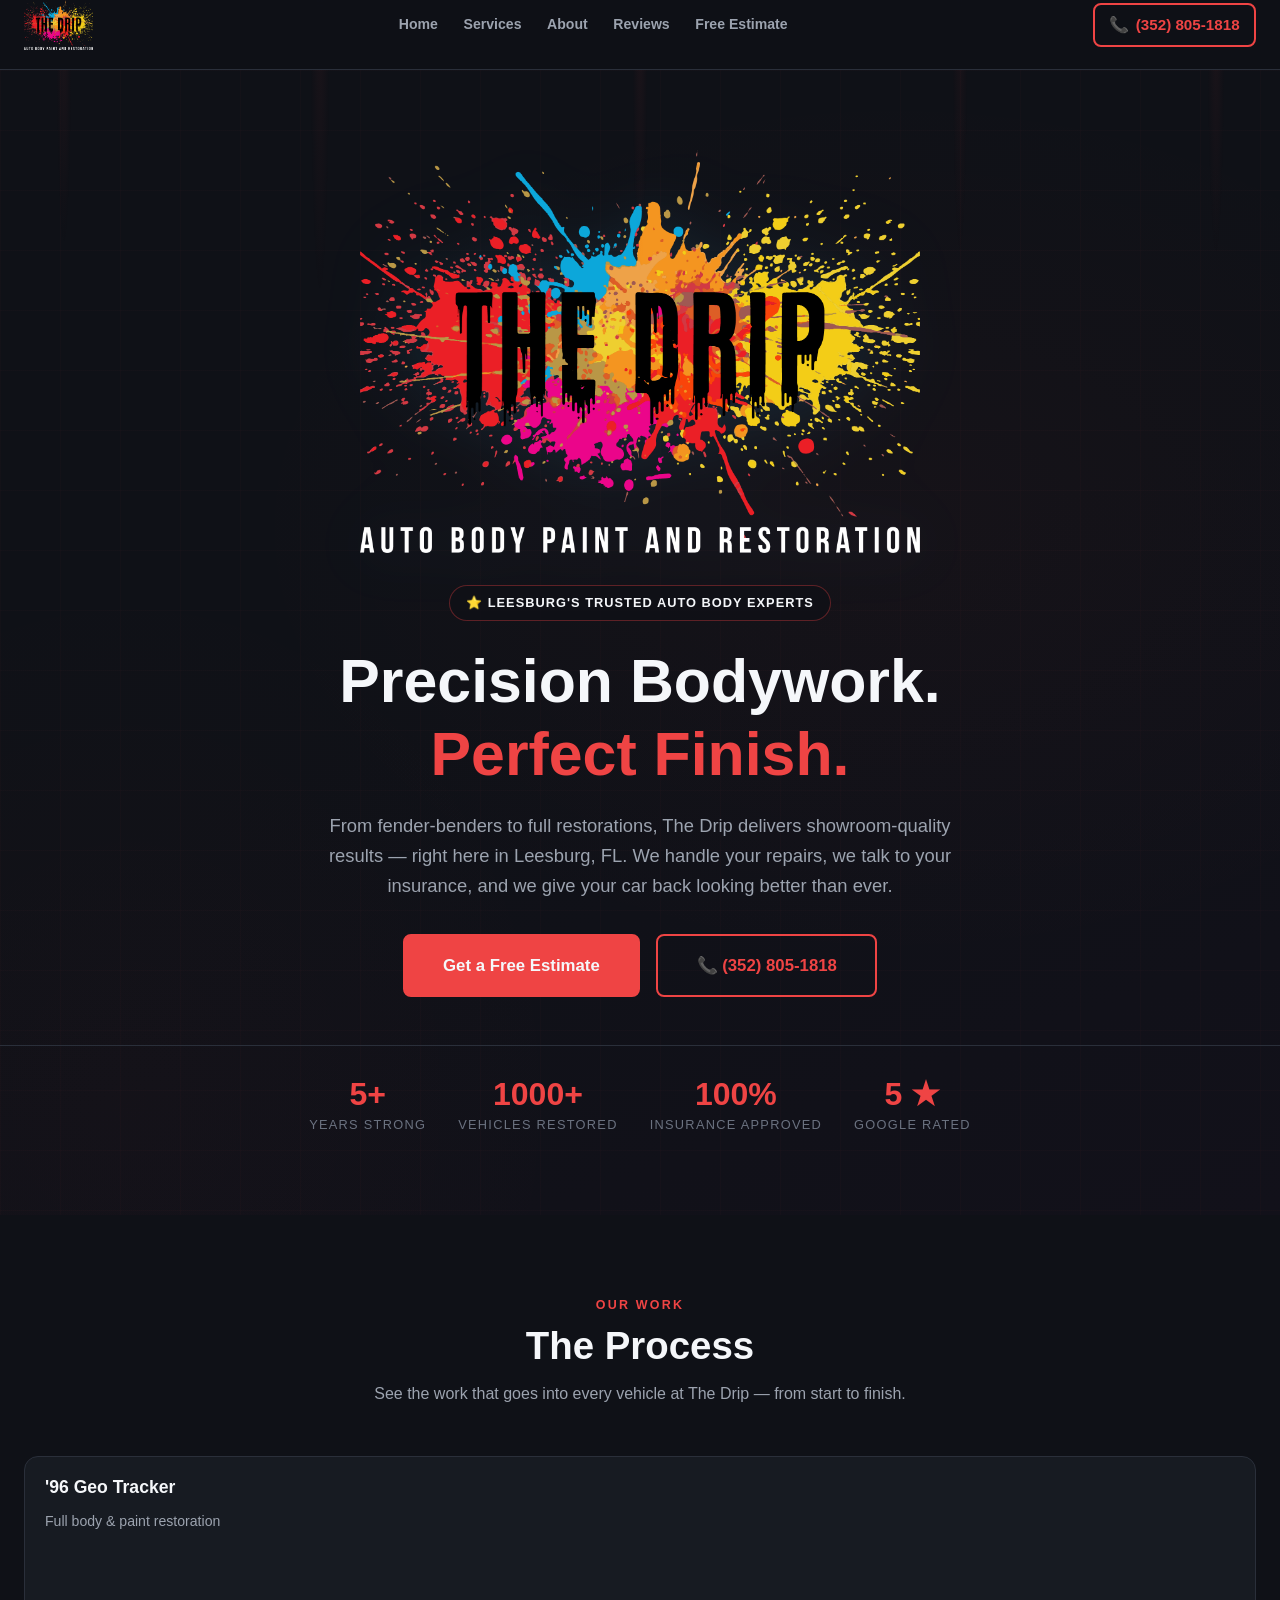
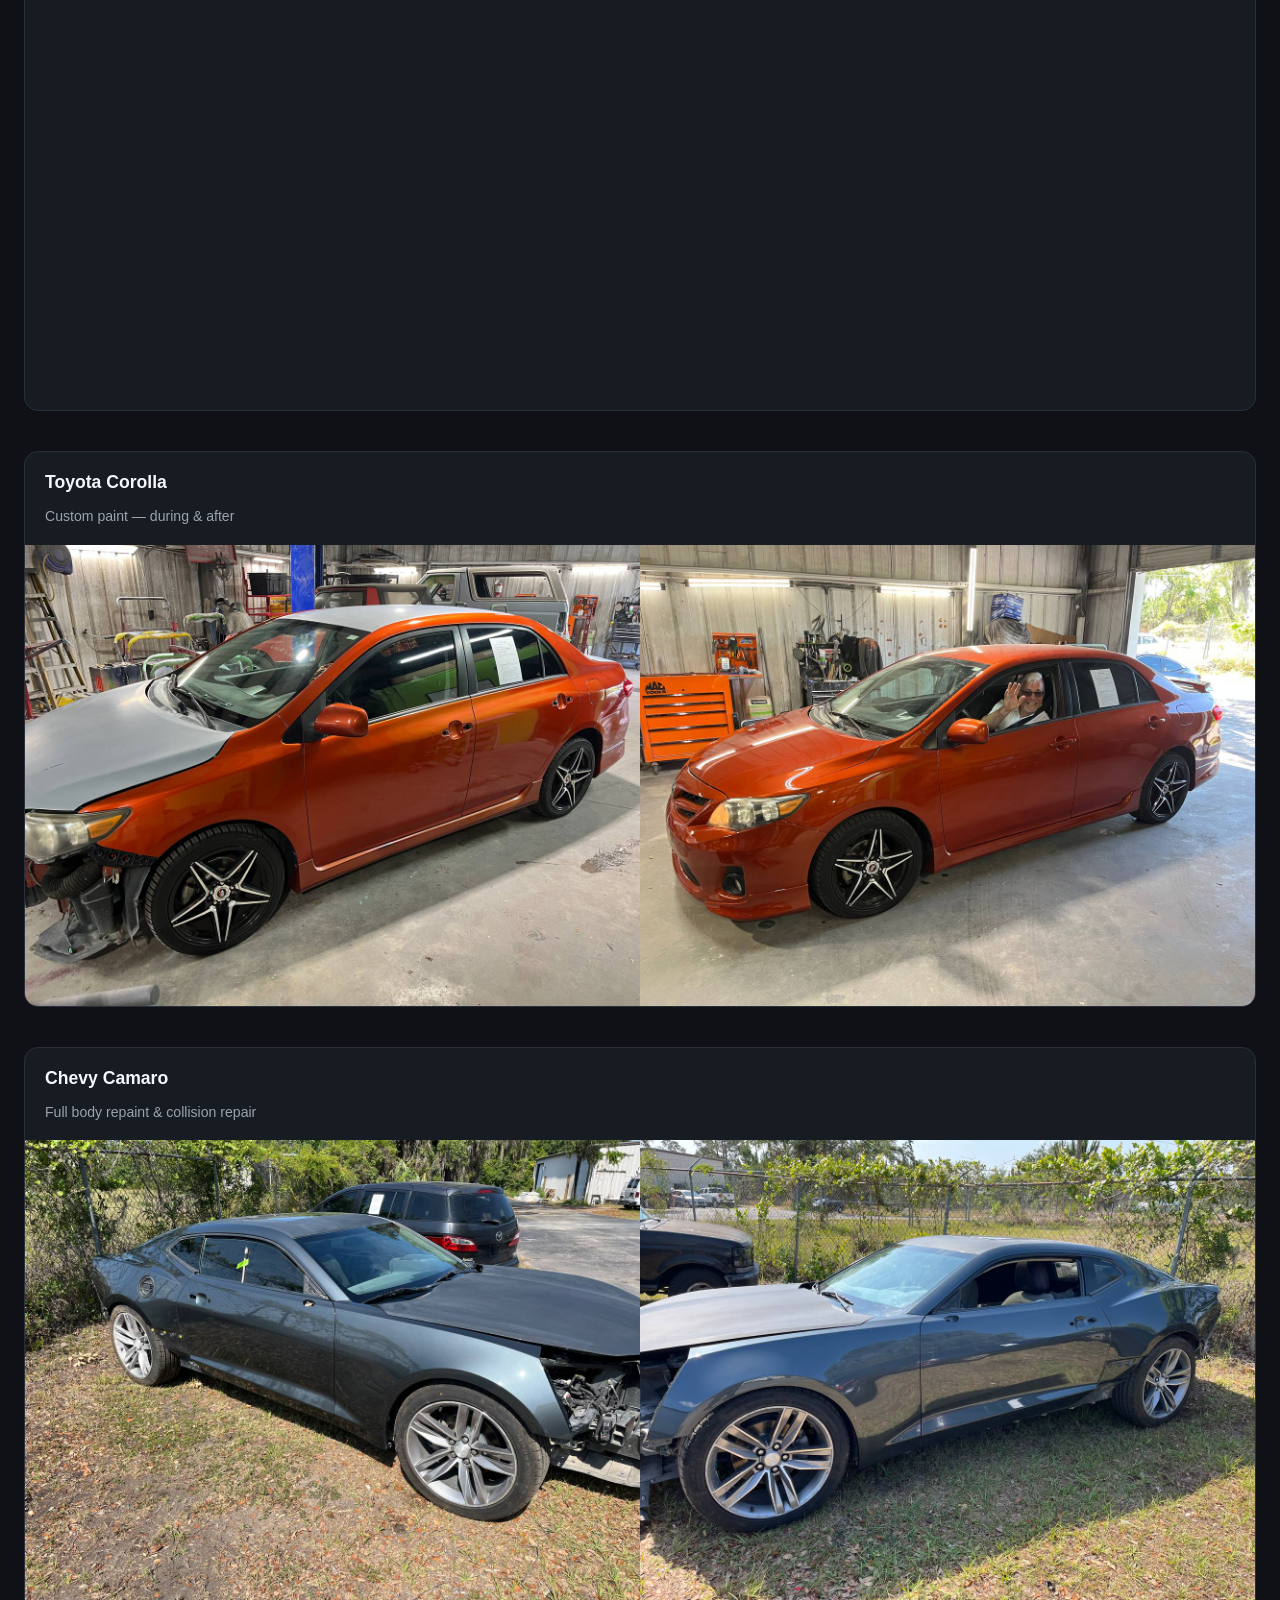
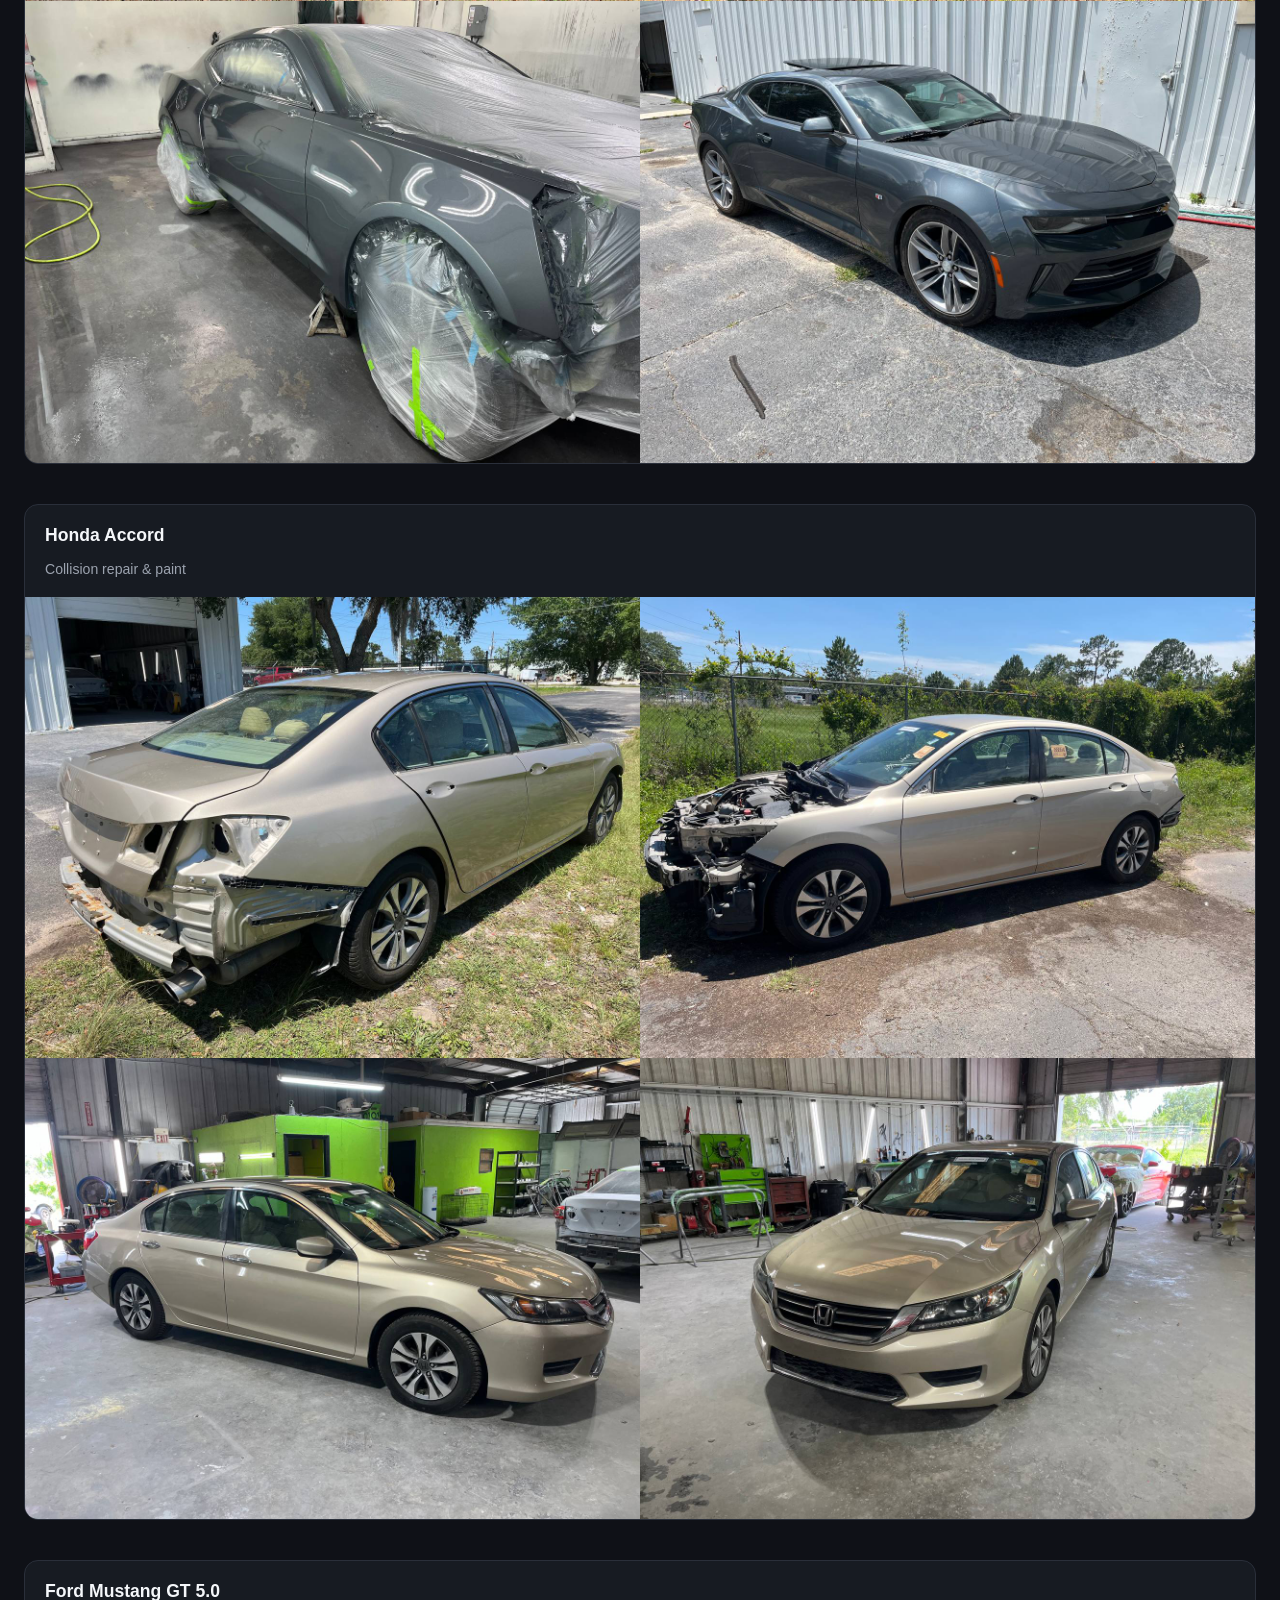
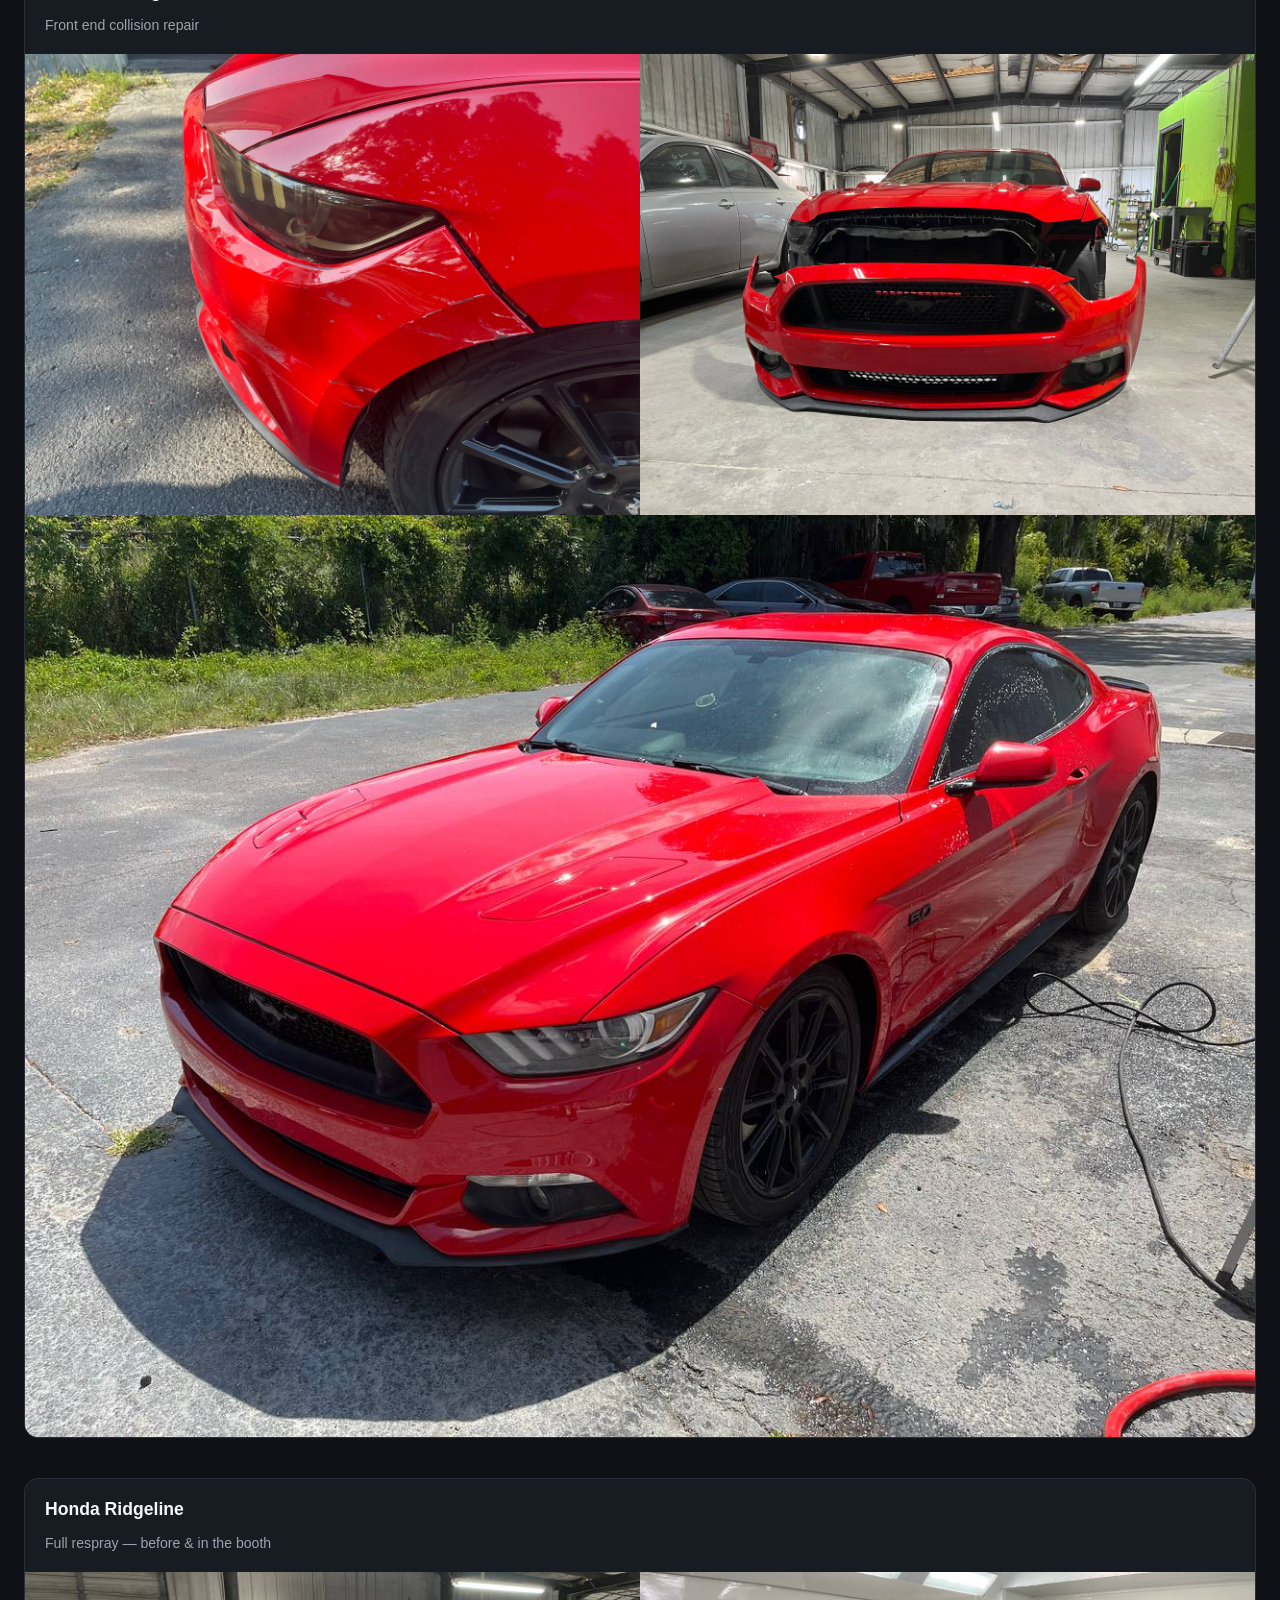
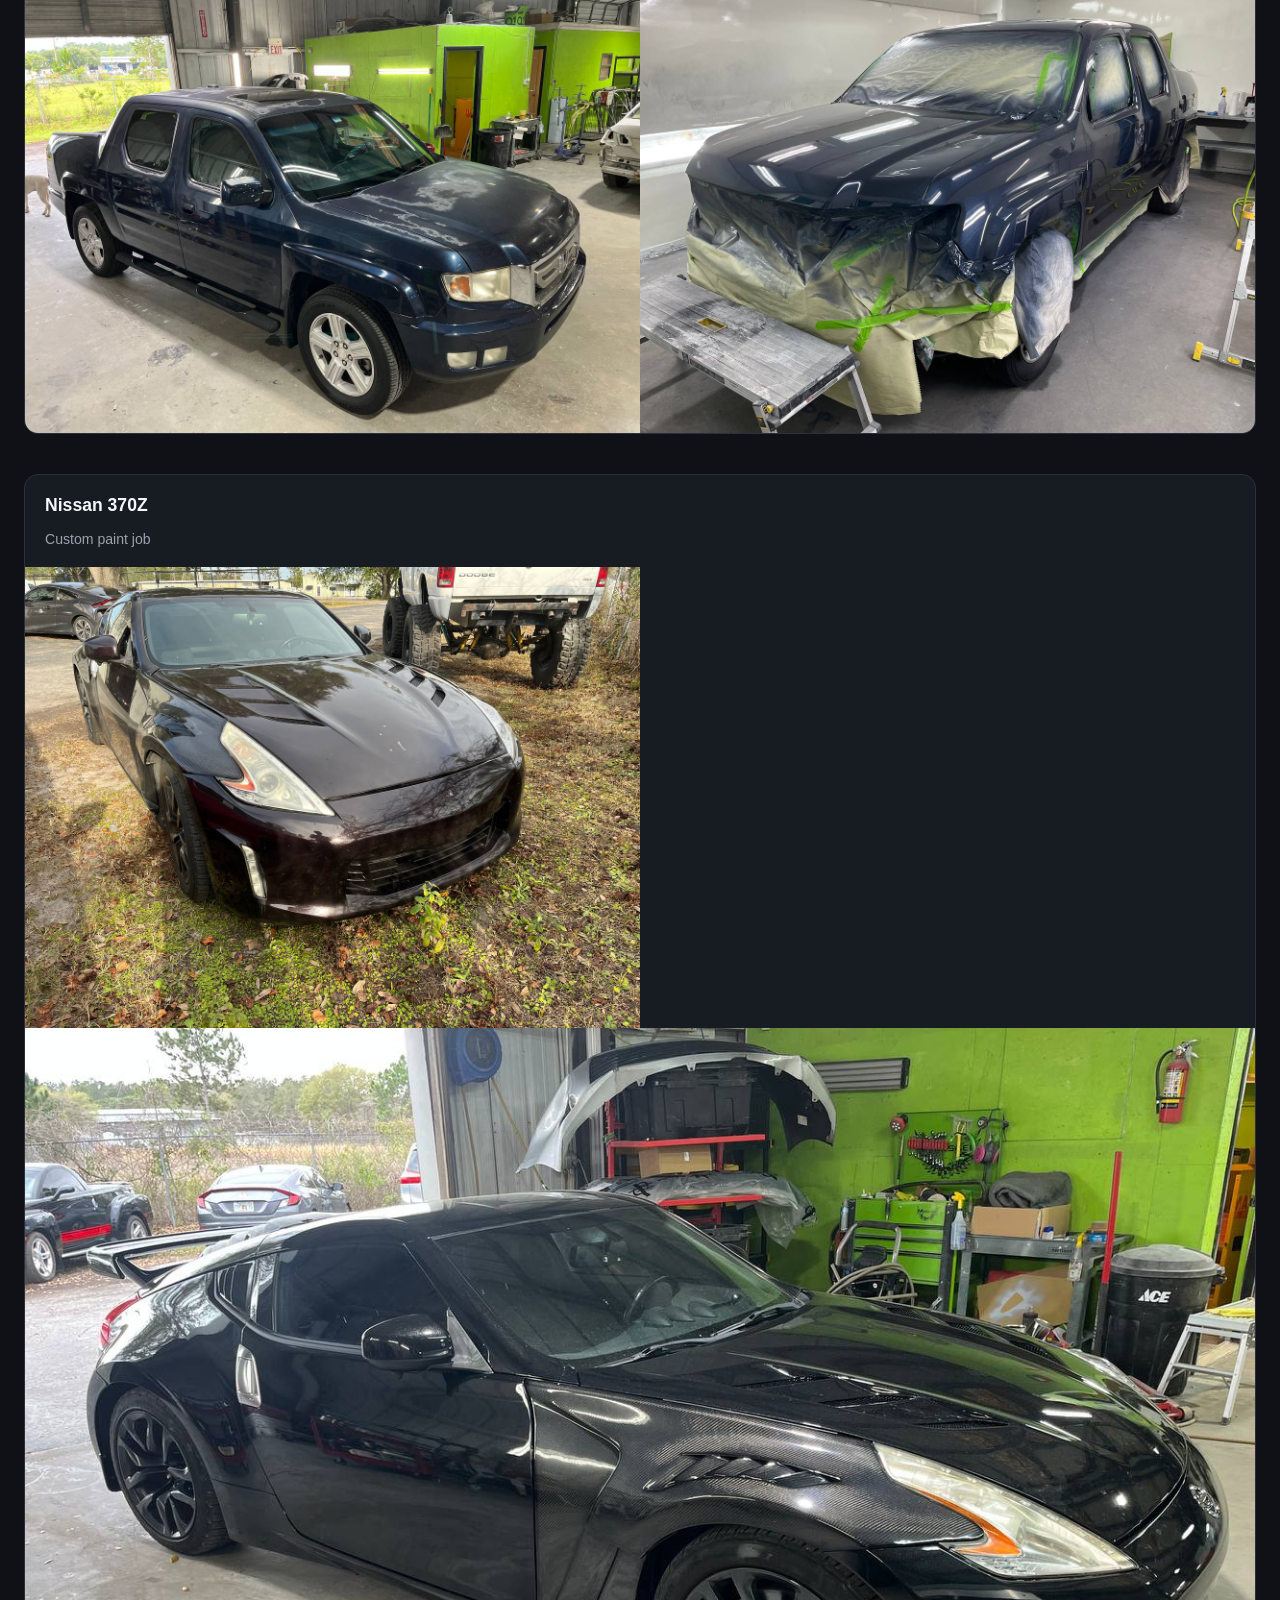
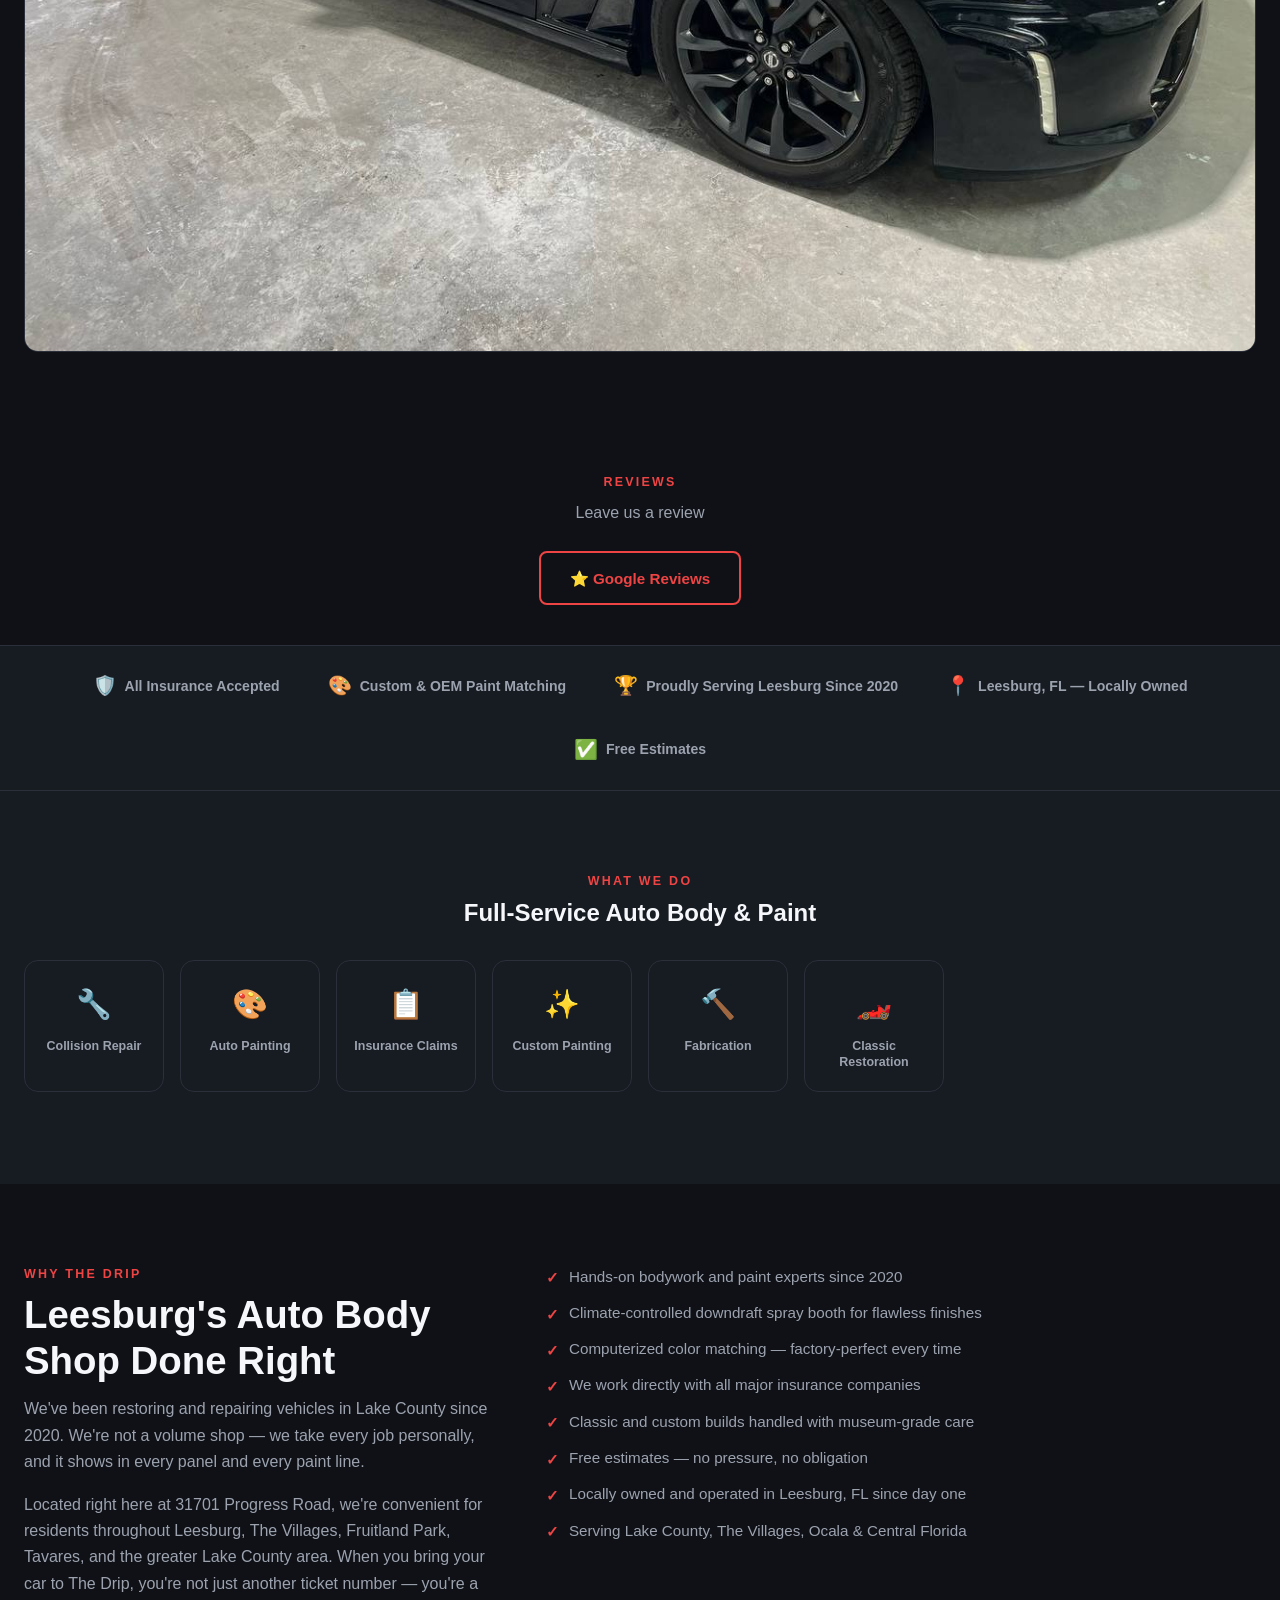
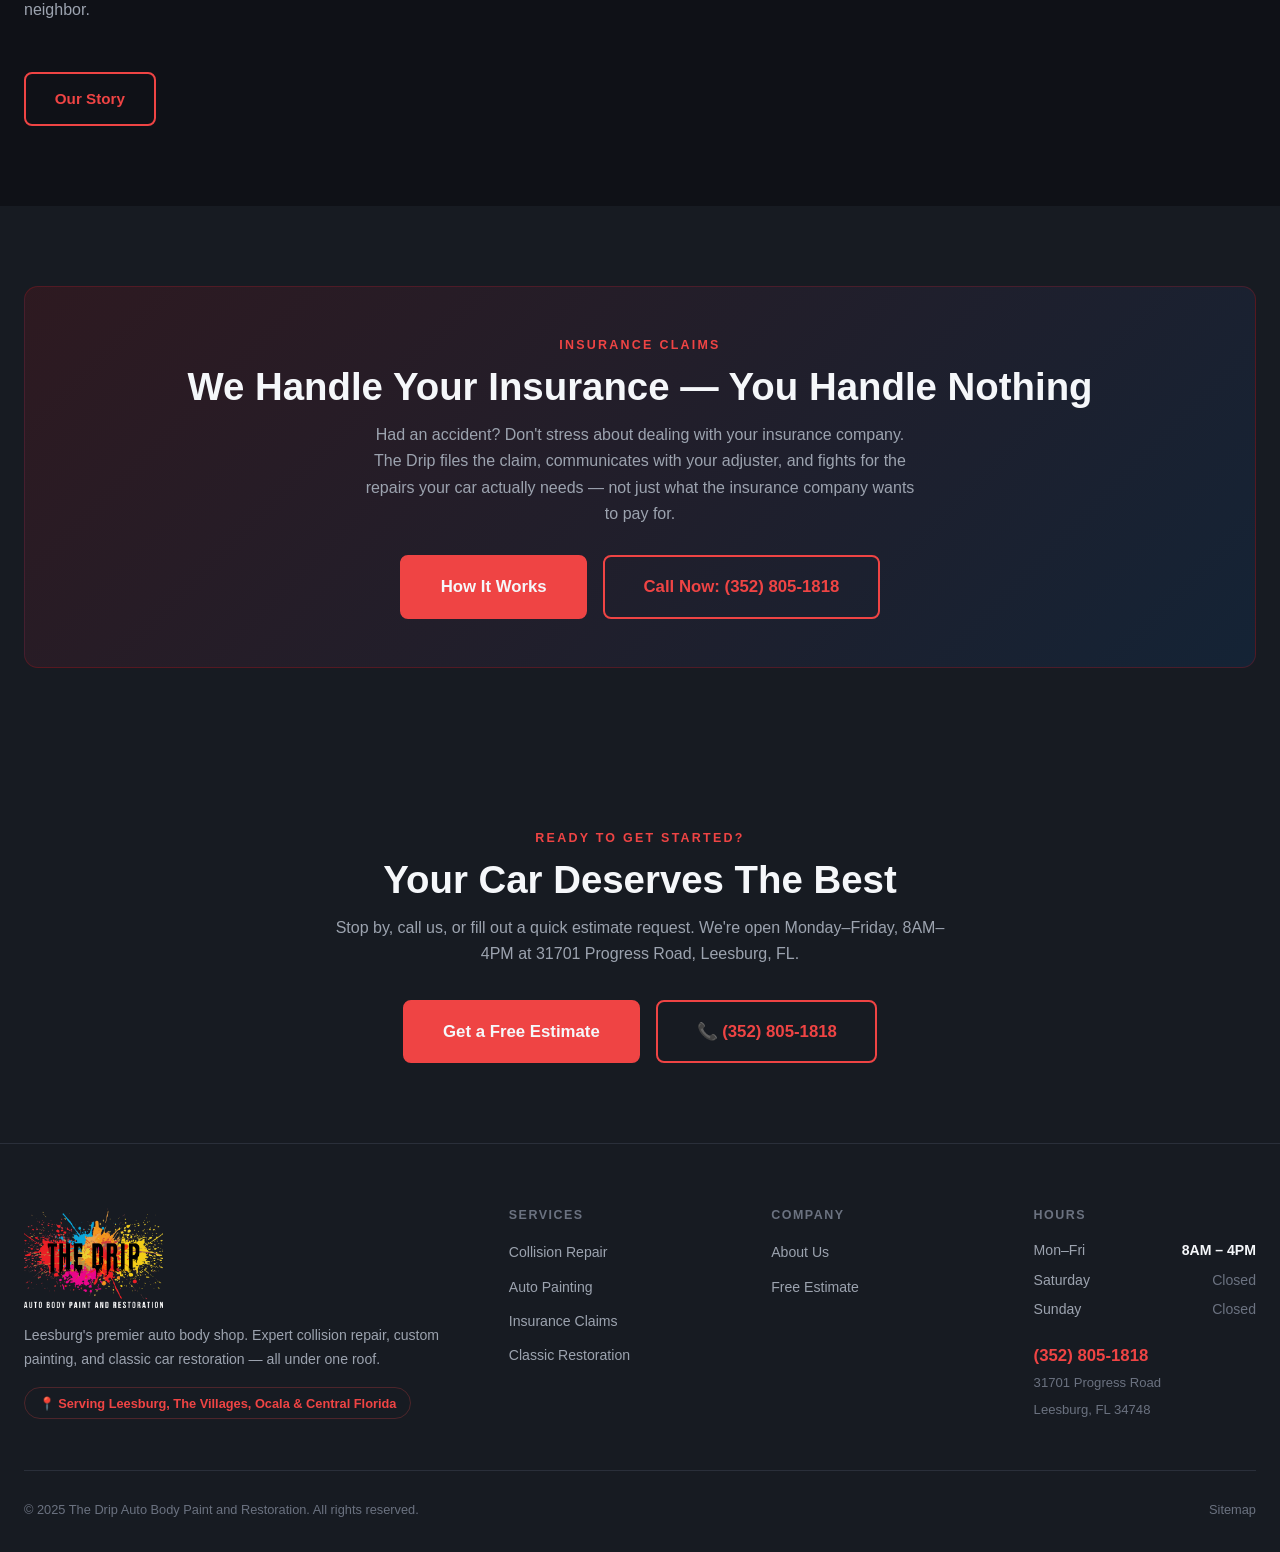
<file: index.html>
<!DOCTYPE html>
<html lang="en">
<head>
  <meta charset="UTF-8" />
  <meta name="viewport" content="width=device-width, initial-scale=1.0" />
  <title>The Drip Auto Body Paint &amp; Restoration | Leesburg, FL Auto Body Shop</title>
  <meta name="description" content="The Drip Auto Body Paint and Restoration in Leesburg, FL offers expert collision repair, auto painting, dent removal, classic car restoration, and insurance claim assistance. Serving Lake County, The Villages, Ocala &amp; Central Florida." />
  <meta name="keywords" content="auto body shop Leesburg FL, collision repair Leesburg, auto paint shop Lake County FL, dent removal Leesburg, car restoration Central Florida, The Villages auto body" />
  <link rel="canonical" href="https://www.dripautomotive.com/" />
  <!-- Open Graph -->
  <meta property="og:type"        content="website" />
  <meta property="og:title"       content="The Drip Auto Body Paint &amp; Restoration | Leesburg, FL" />
  <meta property="og:description" content="Expert auto body work, custom auto painting &amp; classic car restoration in Leesburg, FL. Serving Lake County, The Villages, Ocala &amp; Central Florida." />
  <meta property="og:image"       content="https://www.dripautomotive.com/images/og-image.jpg" />
  <meta property="og:url"         content="https://www.dripautomotive.com/" />
  <meta name="twitter:card"       content="summary_large_image" />
  <link rel="icon" href="favicon.ico" type="image/x-icon">
  <link rel="apple-touch-icon" href="apple-touch-icon.png">
  <link rel="stylesheet" href="style.css" />
  <!-- LocalBusiness JSON-LD -->
  <script type="application/ld+json">
  {
    "@context": "https://schema.org",
    "@type": "AutoBodyShop",
    "name": "The Drip Auto Body Paint and Restoration",
    "image": "https://www.dripautomotive.com/images/og-home.jpg",
    "url": "https://www.dripautomotive.com",
    "telephone": "+13528051818",
    "address": {
      "@type": "PostalAddress",
      "streetAddress": "31701 Progress Road",
      "addressLocality": "Leesburg",
      "addressRegion": "FL",
      "postalCode": "34748",
      "addressCountry": "US"
    },
    "geo": {
      "@type": "GeoCoordinates",
      "latitude": 28.8116,
      "longitude": -81.8784
    },
    "openingHoursSpecification": [
      {
        "@type": "OpeningHoursSpecification",
        "dayOfWeek": ["Monday","Tuesday","Wednesday","Thursday","Friday"],
        "opens": "08:00",
        "closes": "16:00"
      }
    ],
    "priceRange": "$$",
    "description": "Full-service auto body shop specializing in collision repair, custom auto painting, insurance claims, and classic car restoration in Leesburg, FL.",
    "areaServed": ["Leesburg FL","Lake County FL","The Villages FL","Ocala FL","Central Florida"]
  }
  </script>
<!-- Meta Pixel Code -->
  <script>
    !function(f,b,e,v,n,t,s)
    {if(f.fbq)return;n=f.fbq=function(){n.callMethod?
    n.callMethod.apply(n,arguments):n.queue.push(arguments)};
    if(!f._fbq)f._fbq=n;n.push=n;n.loaded=!0;n.version="2.0";
    n.queue=[];t=b.createElement(e);t.async=!0;
    t.src=v;s=b.getElementsByTagName(e)[0];
    s.parentNode.insertBefore(t,s)}(window, document,"script",
    "https://connect.facebook.net/en_US/fbevents.js");
    fbq("init", "970437355994848");
    fbq("track", "PageView");
  </script>
  <noscript><img height="1" width="1" style="display:none"
    src="https://www.facebook.com/tr?id=970437355994848&ev=PageView&noscript=1"
  /></noscript>
  <!-- End Meta Pixel Code -->
</head>
<body>
  <div class="paint-drips" aria-hidden="true"></div>

  <!-- ── Header ───────────────────────────────────────────── -->
  <header id="site-header" role="banner">
    <div class="container">
      <nav class="nav-inner" aria-label="Main navigation">
        <a href="/" class="nav-logo" aria-label="The Drip Auto Body — Home">
          <img src="logo.png" alt="The Drip Auto Body Paint and Restoration" class="nav-logo-img">
        </a>
        <ul class="nav-links" role="list">
          <li><a href="/">Home</a></li>
          <li><a href="services">Services</a></li>
          <li><a href="about">About</a></li>
          <li><a href="reviews">Reviews</a></li>
          <li><a href="contact">Free Estimate</a></li>
        </ul>
        <a href="tel:+13528051818" class="nav-phone" aria-label="Call us at (352) 805-1818">
          <span class="ph-icon">📞</span> (352) 805-1818
        </a>
        <button class="nav-toggle" id="nav-toggle" aria-expanded="false" aria-label="Toggle navigation">
          <span></span><span></span><span></span>
        </button>
      </nav>
    </div>
  </header>

  <!-- Mobile Nav -->
  <nav id="mobile-nav" aria-label="Mobile navigation">
    <a href="/">Home</a>
    <a href="services">Services</a>
    <a href="collision-repair">Collision Repair</a>
    <a href="auto-painting">Auto Painting</a>
    <a href="insurance-claims">Insurance Claims</a>
    <a href="restoration">Restoration</a>
    <a href="about">About</a>
    <a href="reviews">Reviews</a>
    <a href="contact">Free Estimate</a>
    <a href="tel:+13528051818" class="mobile-phone">📞 Call (352) 805-1818</a>
  </nav>

  <main class="page-content">

    <!-- ── Hero ─────────────────────────────────────────────── -->
    <section class="hero" aria-label="Hero">
      <div class="hero-bg" aria-hidden="true"></div>
      <div class="hero-bg-grid" aria-hidden="true"></div>
      <div class="container hero-content">
        <div class="hero-logo-showcase animate-in">
          <img src="logo.png" alt="The Drip Auto Body Paint and Restoration" class="hero-logo-img">
        </div>
        <div class="hero-badge animate-in">⭐ Leesburg's Trusted Auto Body Experts</div>
        <h1 class="animate-in delay-1">
          Precision Bodywork.<br>
          <span class="line2">Perfect Finish.</span>
        </h1>
        <p class="hero-desc animate-in delay-2">
          From fender-benders to full restorations, The Drip delivers
          showroom-quality results — right here in Leesburg, FL.
          We handle your repairs, we talk to your insurance, and we give
          your car back looking better than ever.
        </p>
        <div class="btn-group animate-in delay-3">
          <a href="contact" class="btn btn-primary btn-lg">Get a Free Estimate</a>
          <a href="tel:+13528051818" class="btn btn-outline btn-lg">📞 (352) 805-1818</a>
        </div>
        <div class="hero-stats animate-in delay-3">
          <div>
            <div class="hero-stat-num"><span class="counter" data-target="5" data-suffix="+">5+</span></div>
            <div class="hero-stat-label">Years Strong</div>
          </div>
          <div>
            <div class="hero-stat-num"><span class="counter" data-target="1000" data-suffix="+">1,000+</span></div>
            <div class="hero-stat-label">Vehicles Restored</div>
          </div>
          <div>
            <div class="hero-stat-num"><span class="counter" data-target="100" data-suffix="%">100%</span></div>
            <div class="hero-stat-label">Insurance Approved</div>
          </div>
          <div>
            <div class="hero-stat-num">5 ★</div>
            <div class="hero-stat-label">Google Rated</div>
          </div>
        </div>
      </div>
    </section>

    <!-- ── The Process (Video Showcase) ───────────────────────── -->
    <section class="section" aria-labelledby="work-heading">
      <div class="container">
        <div class="section-center mb-2">
          <span class="section-label">Our Work</span>
          <h2 class="section-title" id="work-heading">The Process</h2>
          <p class="section-subtitle">See the work that goes into every vehicle at The Drip — from start to finish.</p>
        </div>
        <div class="project-showcase mt-3">
          <div class="project-card">
            <div class="project-title">'96 Geo Tracker</div>
            <div class="project-subtitle">Full body &amp; paint restoration</div>
            <div class="project-videos">
              <video autoplay muted loop playsinline>
                <source src="videos/geo-tracker-1.mp4" type="video/mp4">
              </video>
              <video autoplay muted loop playsinline>
                <source src="videos/geo-tracker-2.mp4" type="video/mp4">
              </video>
            </div>
          </div>
          <div class="project-card">
            <div class="project-title">Toyota Corolla</div>
            <div class="project-subtitle">Custom paint — during &amp; after</div>
            <div class="project-videos">
              <img src="images/projects/corolla-during.jpg" alt="Toyota Corolla during paint - hood and fender in primer" loading="lazy">
              <img src="images/projects/corolla-after.jpg" alt="Toyota Corolla after - full custom orange paint complete" loading="lazy">
            </div>
          </div>
          <div class="project-card">
            <div class="project-title">Chevy Camaro</div>
            <div class="project-subtitle">Full body repaint &amp; collision repair</div>
            <div class="project-videos">
              <img src="images/projects/camaro-before.jpg" alt="Chevy Camaro before - front end collision damage" loading="lazy">
              <img src="images/projects/camaro-body.jpg" alt="Chevy Camaro body work - panels aligned" loading="lazy">
              <img src="images/projects/camaro-booth.jpg" alt="Chevy Camaro in paint booth - masked and prepped" loading="lazy">
              <img src="images/projects/camaro-after.jpg" alt="Chevy Camaro after - fully restored" loading="lazy">
            </div>
          </div>
          <div class="project-card">
            <div class="project-title">Honda Accord</div>
            <div class="project-subtitle">Collision repair &amp; paint</div>
            <div class="project-videos">
              <img src="images/projects/accord-before-rear.jpg" alt="Honda Accord disassembled - rear panels removed for paint" loading="lazy">
              <img src="images/projects/accord-before-front.jpg" alt="Honda Accord disassembled - front end removed for paint" loading="lazy">
              <img src="images/projects/accord-after.jpg" alt="Honda Accord after - full paint job complete, side view" loading="lazy">
              <img src="images/projects/accord-after-front.jpg" alt="Honda Accord after - full paint job complete, front view" loading="lazy">
            </div>
          </div>
          <div class="project-card">
            <div class="project-title">Ford Mustang GT 5.0</div>
            <div class="project-subtitle">Front end collision repair</div>
            <div class="project-videos">
              <img src="images/projects/mustang-before.jpg" alt="Ford Mustang GT before - front bumper damage" loading="lazy">
              <img src="images/projects/mustang-during.jpg" alt="Ford Mustang GT during repair - bumper removed in shop" loading="lazy">
              <img src="images/projects/mustang-after.jpg" alt="Ford Mustang GT after - fully repaired" loading="lazy">
            </div>
          </div>
          <div class="project-card">
            <div class="project-title">Honda Ridgeline</div>
            <div class="project-subtitle">Full respray — before &amp; in the booth</div>
            <div class="project-videos">
              <img src="images/projects/ridgeline-before.jpg" alt="Honda Ridgeline before - faded peeling paint" loading="lazy">
              <img src="images/projects/ridgeline-booth.jpg" alt="Honda Ridgeline in paint booth - masked and sprayed" loading="lazy">
            </div>
          </div>






          <div class="project-card">
            <div class="project-title">Nissan 370Z</div>
            <div class="project-subtitle">Custom paint job</div>
            <div class="project-videos">
              <img src="images/projects/370z-before.jpg" alt="Nissan 370Z before - faded paint and clear coat failure" loading="lazy">
              <video src="images/projects/370z-booth.mp4" autoplay muted loop playsinline loading="lazy"></video>
              <img src="images/projects/370z-after-front.jpg" alt="Nissan 370Z after - glossy black front 3/4 view" loading="lazy">
            </div>
          </div>

        </div>
      </div>
    </section>

    <!-- ── Reviews ───────────────────────────────────────── -->
    <section style="padding:2.5rem 0;">
      <div class="container section-center">
        <span class="section-label">Reviews</span>
        <p style="color:var(--text-muted);font-size:1rem;margin-bottom:1.5rem;">Leave us a review</p>
        <div style="display:flex;flex-wrap:wrap;justify-content:center;gap:1rem;">
          <a href="https://g.page/r/CQnXDWRq3VCeEAI/review" target="_blank" rel="noopener" class="btn btn-outline" style="gap:0.5rem;">⭐ Google Reviews</a>
        </div>
      </div>
    </section>

    <!-- ── Trust Bar ─────────────────────────────────────────── -->
    <section style="background:var(--surface); border-top:1px solid var(--border); border-bottom:1px solid var(--border); padding:1.5rem 0;">
      <div class="container">
        <div style="display:flex; flex-wrap:wrap; justify-content:center; gap:2rem 3rem; align-items:center;">
          <div style="display:flex;align-items:center;gap:0.5rem;font-size:0.88rem;color:var(--text-muted);font-weight:600;">
            <span style="font-size:1.2rem;">🛡️</span> All Insurance Accepted
          </div>
          <div style="display:flex;align-items:center;gap:0.5rem;font-size:0.88rem;color:var(--text-muted);font-weight:600;">
            <span style="font-size:1.2rem;">🎨</span> Custom &amp; OEM Paint Matching
          </div>
          <div style="display:flex;align-items:center;gap:0.5rem;font-size:0.88rem;color:var(--text-muted);font-weight:600;">
            <span style="font-size:1.2rem;">🏆</span> Proudly Serving Leesburg Since 2020
          </div>
          <div style="display:flex;align-items:center;gap:0.5rem;font-size:0.88rem;color:var(--text-muted);font-weight:600;">
            <span style="font-size:1.2rem;">📍</span> Leesburg, FL — Locally Owned
          </div>
          <div style="display:flex;align-items:center;gap:0.5rem;font-size:0.88rem;color:var(--text-muted);font-weight:600;">
            <span style="font-size:1.2rem;">✅</span> Free Estimates
          </div>
        </div>
      </div>
    </section>

    <!-- ── Services (Horizontal Scroll) ───────────────────────── -->
    <section class="section section-alt" aria-labelledby="services-heading">
      <div class="container">
        <div class="section-center mb-2">
          <span class="section-label">What We Do</span>
          <h2 class="section-title" id="services-heading" style="font-size:1.5rem;">Full-Service Auto Body &amp; Paint</h2>
        </div>
        <div class="services-scroll mt-2">
          <a href="collision-repair" class="scroll-card">
            <span class="scroll-icon">🔧</span>
            <span class="scroll-label">Collision Repair</span>
          </a>
          <a href="auto-painting" class="scroll-card">
            <span class="scroll-icon">🎨</span>
            <span class="scroll-label">Auto Painting</span>
          </a>
          <a href="insurance-claims" class="scroll-card">
            <span class="scroll-icon">📋</span>
            <span class="scroll-label">Insurance Claims</span>
          </a>
          <a href="auto-painting" class="scroll-card">
            <span class="scroll-icon">✨</span>
            <span class="scroll-label">Custom Painting</span>
          </a>
          <a href="services" class="scroll-card">
            <span class="scroll-icon">🔨</span>
            <span class="scroll-label">Fabrication</span>
          </a>
          <a href="restoration" class="scroll-card">
            <span class="scroll-icon">🏎️</span>
            <span class="scroll-label">Classic Restoration</span>
          </a>
        </div>
      </div>
    </section>

    <!-- ── Why Choose The Drip ────────────────────────────────── -->
    <section class="section" aria-labelledby="why-heading">
      <div class="container">
        <div class="content-cols wide-right" style="align-items:start;">
          <div>
            <span class="section-label">Why The Drip</span>
            <h2 class="section-title" id="why-heading">Leesburg's Auto Body Shop Done Right</h2>
            <p>We've been restoring and repairing vehicles in Lake County since 2020. We're not a volume shop — we take every job personally, and it shows in every panel and every paint line.</p>
            <p>Located right here at 31701 Progress Road, we're convenient for residents throughout Leesburg, The Villages, Fruitland Park, Tavares, and the greater Lake County area. When you bring your car to The Drip, you're not just another ticket number — you're a neighbor.</p>
            <a href="about" class="btn btn-outline mt-2">Our Story</a>
          </div>
          <div>
            <ul class="check-list">
              <li>Hands-on bodywork and paint experts since 2020</li>
              <li>Climate-controlled downdraft spray booth for flawless finishes</li>
              <li>Computerized color matching — factory-perfect every time</li>
              <li>We work directly with all major insurance companies</li>
              <li>Classic and custom builds handled with museum-grade care</li>
              <li>Free estimates — no pressure, no obligation</li>
              <li>Locally owned and operated in Leesburg, FL since day one</li>
              <li>Serving Lake County, The Villages, Ocala &amp; Central Florida</li>
            </ul>
          </div>
        </div>
      </div>
    </section>

    <!-- ── Insurance CTA ──────────────────────────────────────── -->
    <section class="section section-alt" aria-labelledby="ins-cta-heading">
      <div class="container">
        <div class="cta-banner">
          <span class="section-label">Insurance Claims</span>
          <h2 id="ins-cta-heading">We Handle Your Insurance — You Handle Nothing</h2>
          <p>Had an accident? Don't stress about dealing with your insurance company. The Drip files the claim, communicates with your adjuster, and fights for the repairs your car actually needs — not just what the insurance company wants to pay for.</p>
          <div class="btn-group" style="justify-content:center;">
            <a href="insurance-claims" class="btn btn-primary btn-lg">How It Works</a>
            <a href="tel:+13528051818" class="btn btn-outline btn-lg">Call Now: (352) 805-1818</a>
          </div>
        </div>
      </div>
    </section>

    <section class="section section-alt" aria-labelledby="final-cta-heading">
      <div class="container text-center">
        <span class="section-label">Ready to Get Started?</span>
        <h2 class="section-title" id="final-cta-heading">Your Car Deserves The Best</h2>
        <p class="section-subtitle" style="margin:0 auto 2rem;">Stop by, call us, or fill out a quick estimate request. We're open Monday–Friday, 8AM–4PM at 31701 Progress Road, Leesburg, FL.</p>
        <div class="btn-group" style="justify-content:center;">
          <a href="contact" class="btn btn-primary btn-lg">Get a Free Estimate</a>
          <a href="tel:+13528051818" class="btn btn-outline btn-lg">📞 (352) 805-1818</a>
        </div>
      </div>
    </section>

  </main>

  <!-- ── Footer ────────────────────────────────────────────── -->
  <footer id="site-footer" role="contentinfo">
    <div class="container">
      <div class="footer-grid">
        <div class="footer-brand">
          <img src="logo.png" alt="The Drip Auto Body Paint and Restoration" class="footer-logo-img">
          <p>Leesburg's premier auto body shop. Expert collision repair, custom painting, and classic car restoration — all under one roof.</p>
          <span class="footer-tagline">📍 Serving Leesburg, The Villages, Ocala &amp; Central Florida</span>
        </div>
        <div class="footer-col">
          <h5>Services</h5>
          <ul>
            <li><a href="collision-repair">Collision Repair</a></li>
            <li><a href="auto-painting">Auto Painting</a></li>
            <li><a href="insurance-claims">Insurance Claims</a></li>
            <li><a href="restoration">Classic Restoration</a></li>
          </ul>
        </div>
        <div class="footer-col">
          <h5>Company</h5>
          <ul>
            <li><a href="about">About Us</a></li>

            
            <li><a href="contact">Free Estimate</a></li>
          </ul>
        </div>
        <div class="footer-col footer-hours">
          <h5>Hours</h5>
          <p><span class="hours-day">Mon–Fri</span><span class="hours-time">8AM – 4PM</span></p>
          <p><span class="hours-day">Saturday</span><span class="hours-closed">Closed</span></p>
          <p><span class="hours-day">Sunday</span><span class="hours-closed">Closed</span></p>
          <div style="margin-top:1.25rem;">
            <a href="tel:+13528051818" style="color:var(--accent);font-weight:700;font-size:1.05rem;">(352) 805-1818</a><br>
            <span style="font-size:0.82rem;color:var(--text-dim);">31701 Progress Road<br>Leesburg, FL 34748</span>
          </div>
        </div>
      </div>
      <div class="footer-bottom">
        <p>&copy; 2025 The Drip Auto Body Paint and Restoration. All rights reserved.</p>
        <p><a href="sitemap.xml">Sitemap</a></p>
      </div>
    </div>
  </footer>

  <!-- Floating CTA (mobile) -->
  <a href="tel:+13528051818" class="float-cta" aria-label="Call The Drip now">📞 Call Now</a>

  <script src="script.js"></script>
</body>
</html>
</file>
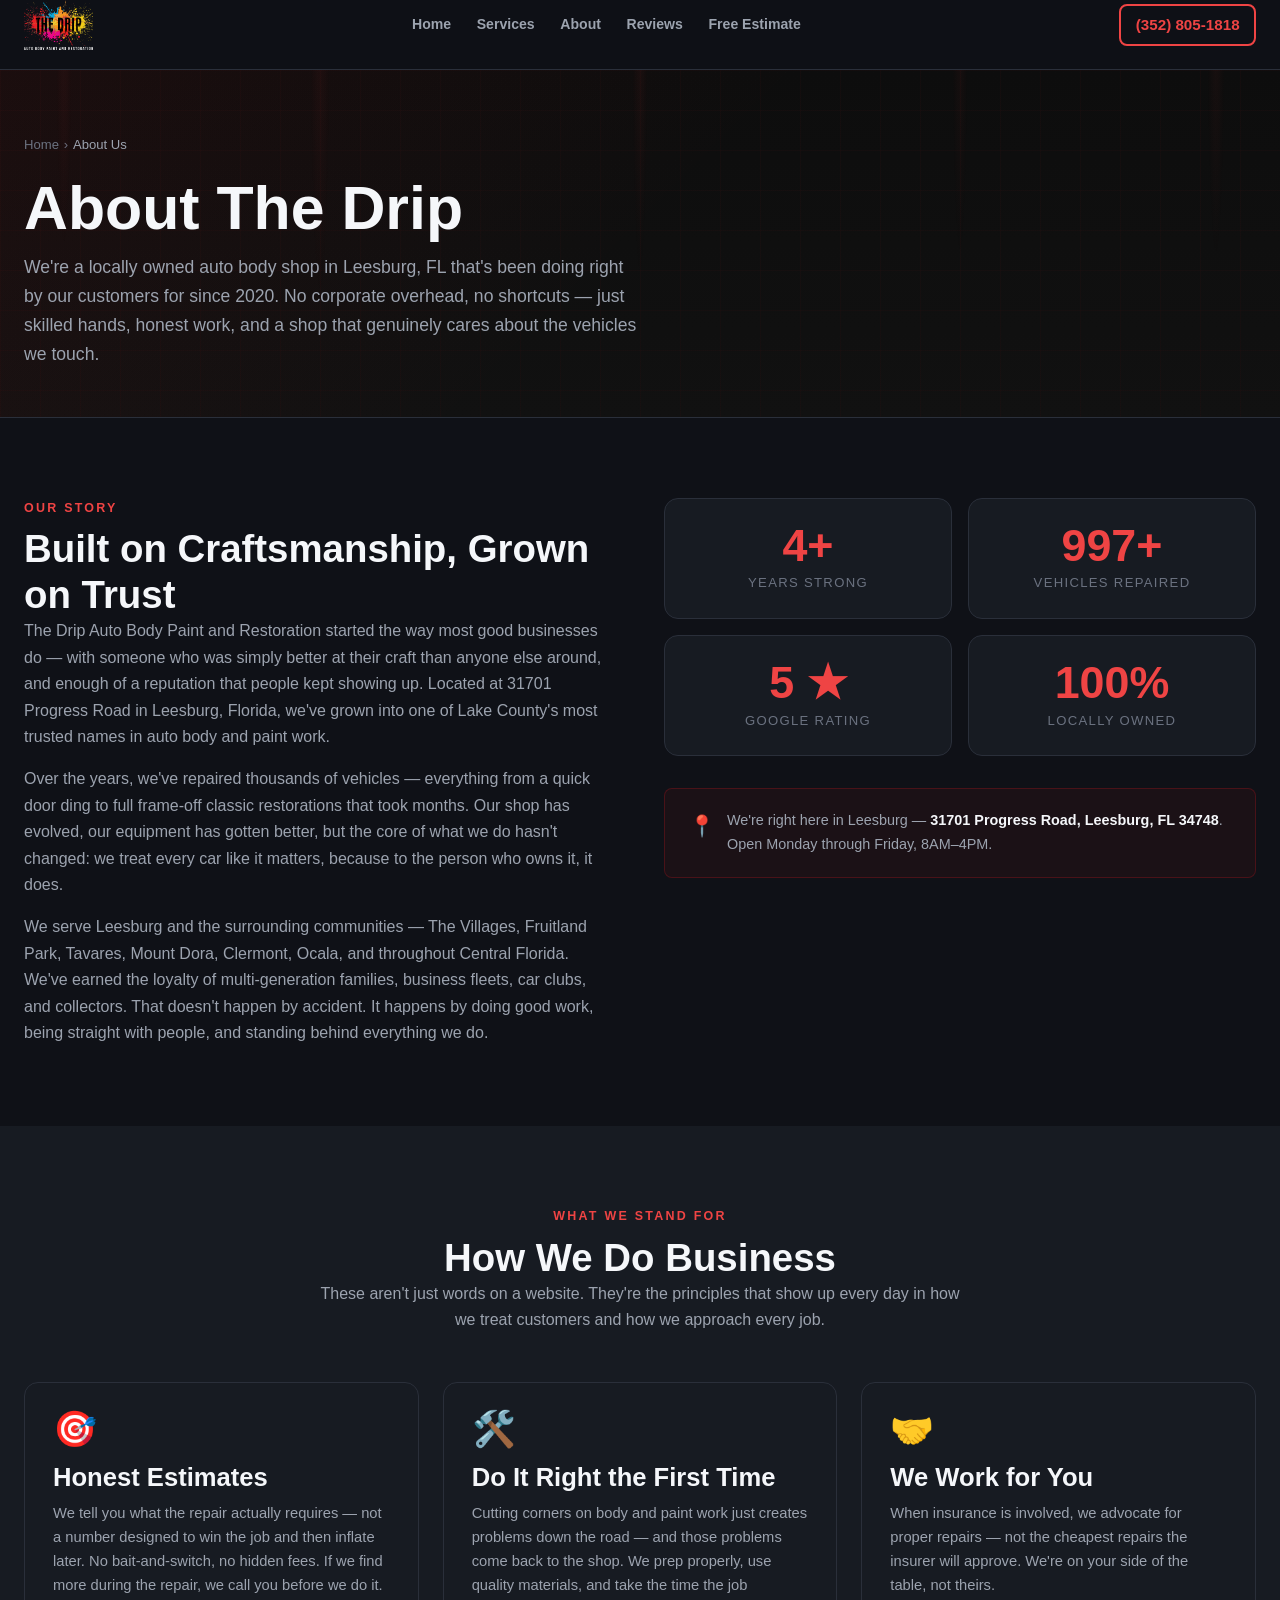
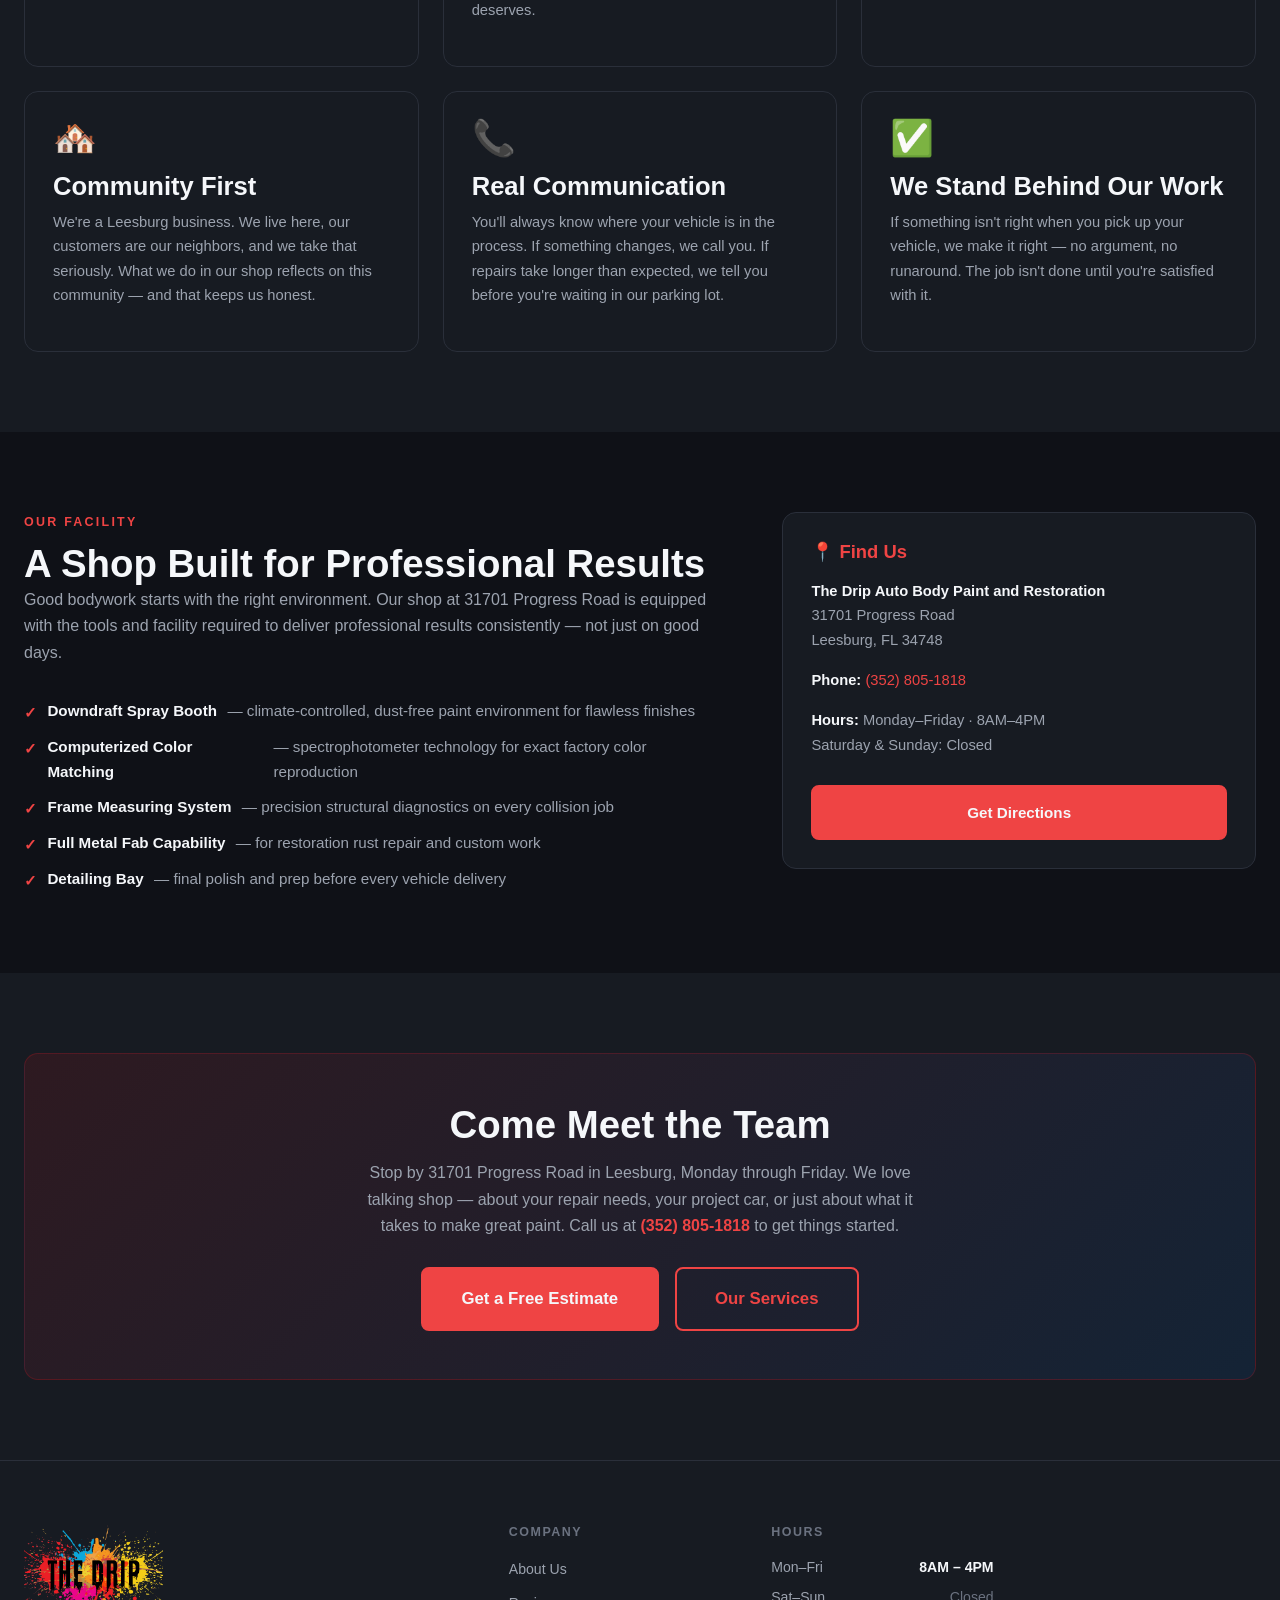
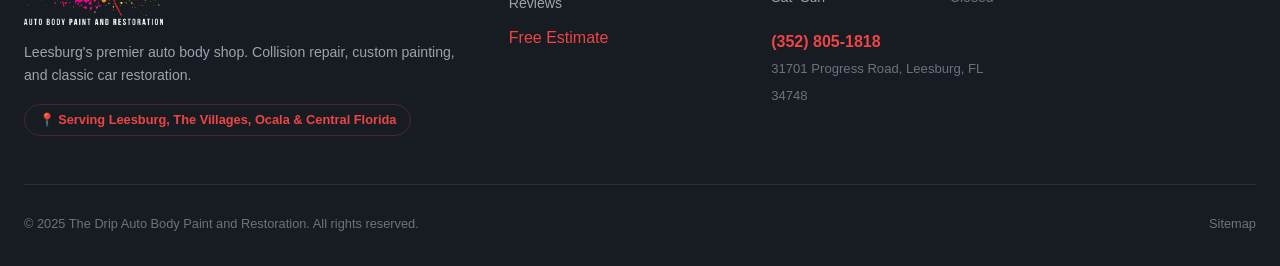
<file: about.html>
<!DOCTYPE html>
<html lang="en">
<head>
  <meta charset="UTF-8" />
  <meta name="viewport" content="width=device-width, initial-scale=1.0" />
  <title>About Us | The Drip Auto Body Paint &amp; Restoration — Leesburg, FL</title>
  <meta name="description" content="Learn about The Drip Auto Body Paint and Restoration — Leesburg, FL's trusted auto body shop with proudly serving Leesburg since 2020. Locally owned, expert team, and a passion for every vehicle we touch." />
  <meta name="keywords" content="about The Drip auto body Leesburg FL, local auto body shop Lake County, experienced auto body technicians FL, Leesburg auto body history" />
  <link rel="canonical" href="https://www.dripautomotive.com/about" />
  <meta property="og:type" content="website" />
  <meta property="og:title" content="About The Drip Auto Body | Leesburg, FL" />
  <meta property="og:description" content="Serving Leesburg and Lake County. Locally owned, expert team, and a genuine passion for every vehicle we touch." />
  <meta property="og:image" content="https://www.dripautomotive.com/images/og-image.jpg" />
  <meta property="og:url" content="https://www.dripautomotive.com/about" />
  <link rel="icon" href="favicon.ico" type="image/x-icon">
  <link rel="apple-touch-icon" href="apple-touch-icon.png">
  <link rel="stylesheet" href="style.css" />
  <script type="application/ld+json">
  {"@context":"https://schema.org","@type":"AutoBodyShop","name":"The Drip Auto Body Paint and Restoration","url":"https://www.dripautomotive.com","telephone":"+13528051818","address":{"@type":"PostalAddress","streetAddress":"31701 Progress Road","addressLocality":"Leesburg","addressRegion":"FL","postalCode":"34748","addressCountry":"US"},"geo":{"@type":"GeoCoordinates","latitude":28.8116,"longitude":-81.8784},"openingHoursSpecification":[{"@type":"OpeningHoursSpecification","dayOfWeek":["Monday","Tuesday","Wednesday","Thursday","Friday"],"opens":"08:00","closes":"16:00"}]}
  </script>
<!-- Meta Pixel Code -->
  <script>
    !function(f,b,e,v,n,t,s)
    {if(f.fbq)return;n=f.fbq=function(){n.callMethod?
    n.callMethod.apply(n,arguments):n.queue.push(arguments)};
    if(!f._fbq)f._fbq=n;n.push=n;n.loaded=!0;n.version="2.0";
    n.queue=[];t=b.createElement(e);t.async=!0;
    t.src=v;s=b.getElementsByTagName(e)[0];
    s.parentNode.insertBefore(t,s)}(window, document,"script",
    "https://connect.facebook.net/en_US/fbevents.js");
    fbq("init", "970437355994848");
    fbq("track", "PageView");
  </script>
  <noscript><img height="1" width="1" style="display:none"
    src="https://www.facebook.com/tr?id=970437355994848&ev=PageView&noscript=1"
  /></noscript>
  <!-- End Meta Pixel Code -->
</head>
<body>
  <div class="paint-drips" aria-hidden="true"></div>
  <header id="site-header" role="banner">
    <div class="container">
      <nav class="nav-inner" aria-label="Main navigation">
        <a href="/" class="nav-logo" aria-label="The Drip Auto Body — Home"><img src="logo.png" alt="The Drip Auto Body Paint and Restoration" class="nav-logo-img"></a>
          <ul class="nav-links" role="list">
          <li><a href="/">Home</a></li><li><a href="services">Services</a></li><li><a href="about">About</a></li><li><a href="reviews">Reviews</a></li>
              <a href="contact">Free Estimate</a></li>
        </ul>
        <a href="tel:+13528051818" class="nav-phone">(352) 805-1818</a>
        <button class="nav-toggle" id="nav-toggle" aria-expanded="false" aria-label="Toggle navigation"><span></span><span></span><span></span></button>
      </nav>
    </div>
  </header>
  <nav id="mobile-nav">
    <a href="tel:+13528051818" class="mobile-phone">📞 Call (352) 805-1818</a>
  </nav>

  <main class="page-content">
    <section class="page-hero">
      <div class="container page-hero-content">
        <nav class="breadcrumb" aria-label="Breadcrumb">
          <a href="/">Home</a><span class="sep">›</span><span class="current">About Us</span>
        </nav>
        <h1>About The Drip</h1>
        <p class="lead">We're a locally owned auto body shop in Leesburg, FL that's been doing right by our customers for since 2020. No corporate overhead, no shortcuts — just skilled hands, honest work, and a shop that genuinely cares about the vehicles we touch.</p>
      </div>
    </section>

    <!-- Our Story -->
    <section class="section">
      <div class="container">
        <div class="content-cols">
          <div>
            <span class="section-label">Our Story</span>
            <h2>Built on Craftsmanship, Grown on Trust</h2>
            <p>The Drip Auto Body Paint and Restoration started the way most good businesses do — with someone who was simply better at their craft than anyone else around, and enough of a reputation that people kept showing up. Located at 31701 Progress Road in Leesburg, Florida, we've grown into one of Lake County's most trusted names in auto body and paint work.</p>
            <p>Over the years, we've repaired thousands of vehicles — everything from a quick door ding to full frame-off classic restorations that took months. Our shop has evolved, our equipment has gotten better, but the core of what we do hasn't changed: we treat every car like it matters, because to the person who owns it, it does.</p>
            <p>We serve Leesburg and the surrounding communities — The Villages, Fruitland Park, Tavares, Mount Dora, Clermont, Ocala, and throughout Central Florida. We've earned the loyalty of multi-generation families, business fleets, car clubs, and collectors. That doesn't happen by accident. It happens by doing good work, being straight with people, and standing behind everything we do.</p>
          </div>
          <div>
            <!-- Stats -->
            <div style="display:grid;grid-template-columns:1fr 1fr;gap:1rem;">
              <div class="stat-block" style="background:var(--surface);border:1px solid var(--border);border-radius:var(--radius-lg);">
                <div class="stat-num counter" data-target="5" data-suffix="+">5+</div>
                <div class="stat-label">Years Strong</div>
              </div>
              <div class="stat-block" style="background:var(--surface);border:1px solid var(--border);border-radius:var(--radius-lg);">
                <div class="stat-num counter" data-target="1000" data-suffix="+">1,000+</div>
                <div class="stat-label">Vehicles Repaired</div>
              </div>
              <div class="stat-block" style="background:var(--surface);border:1px solid var(--border);border-radius:var(--radius-lg);">
                <div class="stat-num">5 ★</div>
                <div class="stat-label">Google Rating</div>
              </div>
              <div class="stat-block" style="background:var(--surface);border:1px solid var(--border);border-radius:var(--radius-lg);">
                <div class="stat-num">100%</div>
                <div class="stat-label">Locally Owned</div>
              </div>
            </div>
            <div class="tip-box mt-2">
              <span class="tip-icon">📍</span>
              <p>We're right here in Leesburg — <strong style="color:var(--white);">31701 Progress Road, Leesburg, FL 34748</strong>. Open Monday through Friday, 8AM–4PM.</p>
            </div>
          </div>
        </div>
      </div>
    </section>

    <!-- What We Believe -->
    <section class="section section-alt">
      <div class="container">
        <div class="section-center mb-2">
          <span class="section-label">What We Stand For</span>
          <h2>How We Do Business</h2>
          <p class="section-subtitle">These aren't just words on a website. They're the principles that show up every day in how we treat customers and how we approach every job.</p>
        </div>
        <div class="grid-3 mt-3">
          <div class="card">
            <span class="card-icon">🎯</span>
            <h3>Honest Estimates</h3>
            <p>We tell you what the repair actually requires — not a number designed to win the job and then inflate later. No bait-and-switch, no hidden fees. If we find more during the repair, we call you before we do it.</p>
          </div>
          <div class="card">
            <span class="card-icon">🛠️</span>
            <h3>Do It Right the First Time</h3>
            <p>Cutting corners on body and paint work just creates problems down the road — and those problems come back to the shop. We prep properly, use quality materials, and take the time the job deserves.</p>
          </div>
          <div class="card">
            <span class="card-icon">🤝</span>
            <h3>We Work for You</h3>
            <p>When insurance is involved, we advocate for proper repairs — not the cheapest repairs the insurer will approve. We're on your side of the table, not theirs.</p>
          </div>
          <div class="card">
            <span class="card-icon">🏘️</span>
            <h3>Community First</h3>
            <p>We're a Leesburg business. We live here, our customers are our neighbors, and we take that seriously. What we do in our shop reflects on this community — and that keeps us honest.</p>
          </div>
          <div class="card">
            <span class="card-icon">📞</span>
            <h3>Real Communication</h3>
            <p>You'll always know where your vehicle is in the process. If something changes, we call you. If repairs take longer than expected, we tell you before you're waiting in our parking lot.</p>
          </div>
          <div class="card">
            <span class="card-icon">✅</span>
            <h3>We Stand Behind Our Work</h3>
            <p>If something isn't right when you pick up your vehicle, we make it right — no argument, no runaround. The job isn't done until you're satisfied with it.</p>
          </div>
        </div>
      </div>
    </section>

    <!-- The Shop -->
    <section class="section">
      <div class="container">
        <div class="content-cols wide-left">
          <div>
            <span class="section-label">Our Facility</span>
            <h2>A Shop Built for Professional Results</h2>
            <p>Good bodywork starts with the right environment. Our shop at 31701 Progress Road is equipped with the tools and facility required to deliver professional results consistently — not just on good days.</p>
            <ul class="check-list mt-2">
              <li><strong style="color:var(--white);">Downdraft Spray Booth</strong> — climate-controlled, dust-free paint environment for flawless finishes</li>
              <li><strong style="color:var(--white);">Computerized Color Matching</strong> — spectrophotometer technology for exact factory color reproduction</li>
              <li><strong style="color:var(--white);">Frame Measuring System</strong> — precision structural diagnostics on every collision job</li>
              <li><strong style="color:var(--white);">Full Metal Fab Capability</strong> — for restoration rust repair and custom work</li>
              <li><strong style="color:var(--white);">Detailing Bay</strong> — final polish and prep before every vehicle delivery</li>
            </ul>
          </div>
          <div>
            <div class="card">
              <h4 style="color:var(--accent);margin-bottom:1rem;">📍 Find Us</h4>
              <p><strong style="color:var(--white);">The Drip Auto Body Paint and Restoration</strong><br>
              31701 Progress Road<br>
              Leesburg, FL 34748</p>
              <p><strong style="color:var(--white);">Phone:</strong> <a href="tel:+13528051818">(352) 805-1818</a></p>
              <p><strong style="color:var(--white);">Hours:</strong> Monday–Friday · 8AM–4PM<br>
              Saturday &amp; Sunday: Closed</p>
              <a href="contact" class="btn btn-primary w-full" style="justify-content:center;margin-top:0.75rem;">Get Directions</a>
            </div>
          </div>
        </div>
      </div>
    </section>

    <!-- CTA -->
    <section class="section section-alt">
      <div class="container">
        <div class="cta-banner">
          <h2>Come Meet the Team</h2>
          <p>Stop by 31701 Progress Road in Leesburg, Monday through Friday. We love talking shop — about your repair needs, your project car, or just about what it takes to make great paint. Call us at <strong style="color:var(--accent);">(352) 805-1818</strong> to get things started.</p>
          <div class="btn-group" style="justify-content:center;">
            <a href="contact" class="btn btn-primary btn-lg">Get a Free Estimate</a>
            <a href="services" class="btn btn-outline btn-lg">Our Services</a>
          </div>
        </div>
      </div>
    </section>
  </main>

  <footer id="site-footer" role="contentinfo">
    <div class="container">
      <div class="footer-grid">
        <div class="footer-brand">
          <img src="logo.png" alt="The Drip Auto Body Paint and Restoration" class="footer-logo-img">
          <p>Leesburg's premier auto body shop. Collision repair, custom painting, and classic car restoration.</p>
          <span class="footer-tagline">📍 Serving Leesburg, The Villages, Ocala &amp; Central Florida</span>
        </div>
        <div class="footer-col"><h5>Company</h5><ul><li><a href="about">About Us</a></li><li><a href="reviews">Reviews</a></li>
              <a href="contact">Free Estimate</a></li></ul></div>
        <div class="footer-col footer-hours">
          <h5>Hours</h5>
          <p><span class="hours-day">Mon–Fri</span><span class="hours-time">8AM – 4PM</span></p>
          <p><span class="hours-day">Sat–Sun</span><span class="hours-closed">Closed</span></p>
          <div style="margin-top:1.25rem;"><a href="tel:+13528051818" style="color:var(--accent);font-weight:700;">(352) 805-1818</a><br><span style="font-size:0.82rem;color:var(--text-dim);">31701 Progress Road, Leesburg, FL 34748</span></div>
        </div>
      </div>
      <div class="footer-bottom">
        <p>&copy; 2025 The Drip Auto Body Paint and Restoration. All rights reserved.</p>
        <p><a href="sitemap.xml">Sitemap</a></p>
      </div>
    </div>
  </footer>
  <a href="tel:+13528051818" class="float-cta">📞 Call Now</a>
  <script src="script.js"></script>
</body>
</html>
</file>
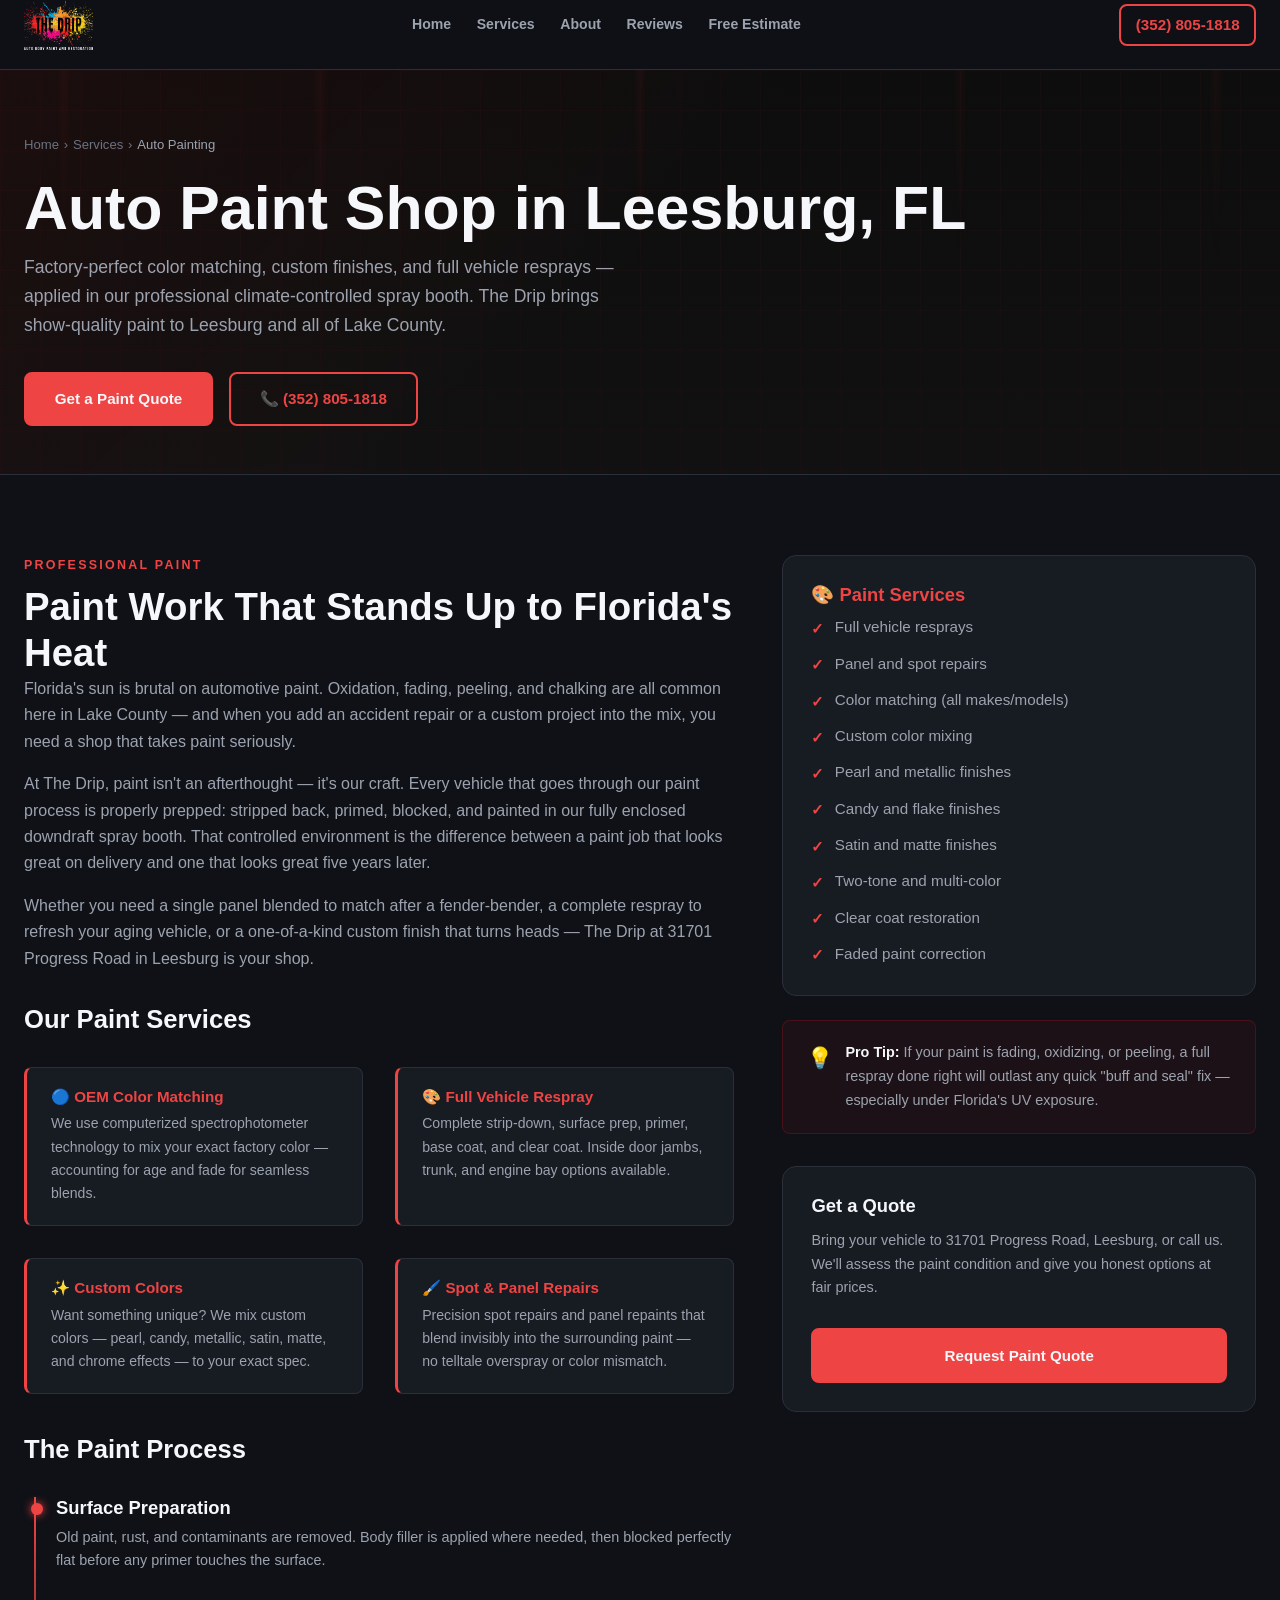
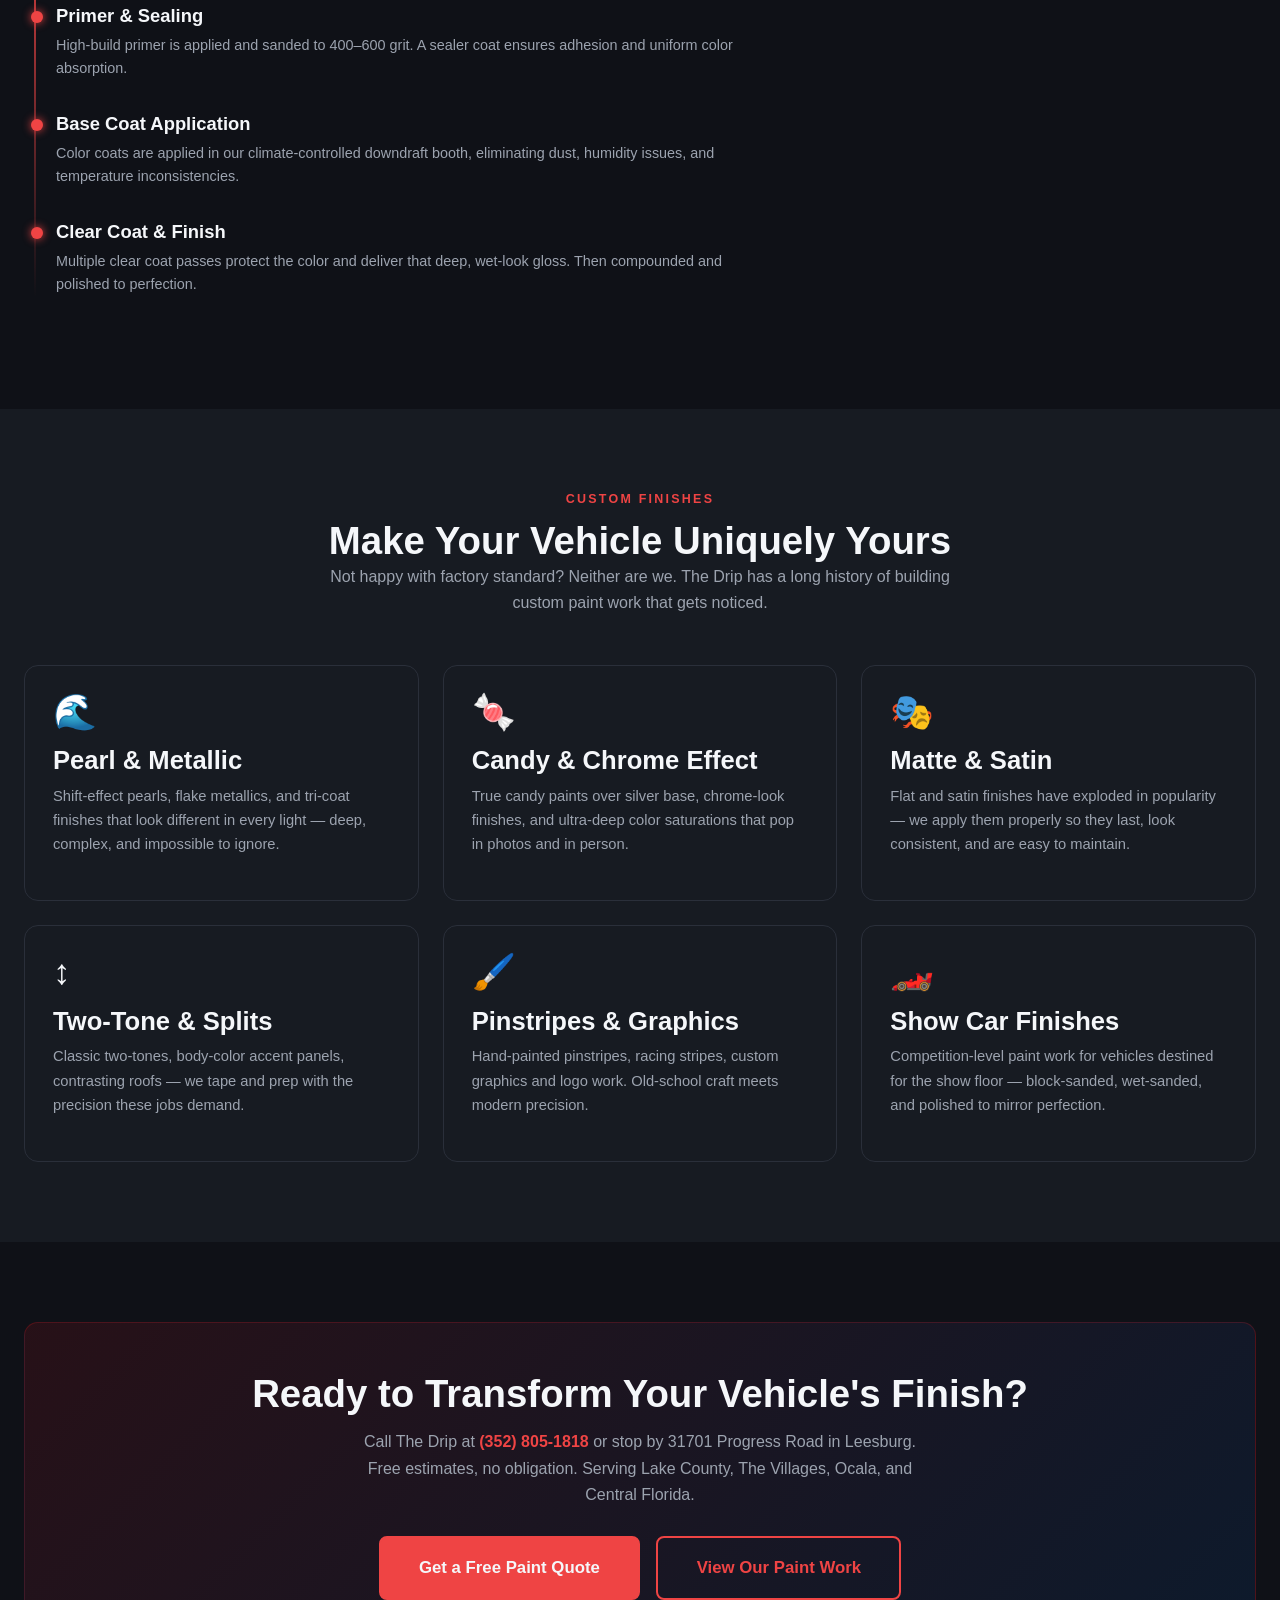
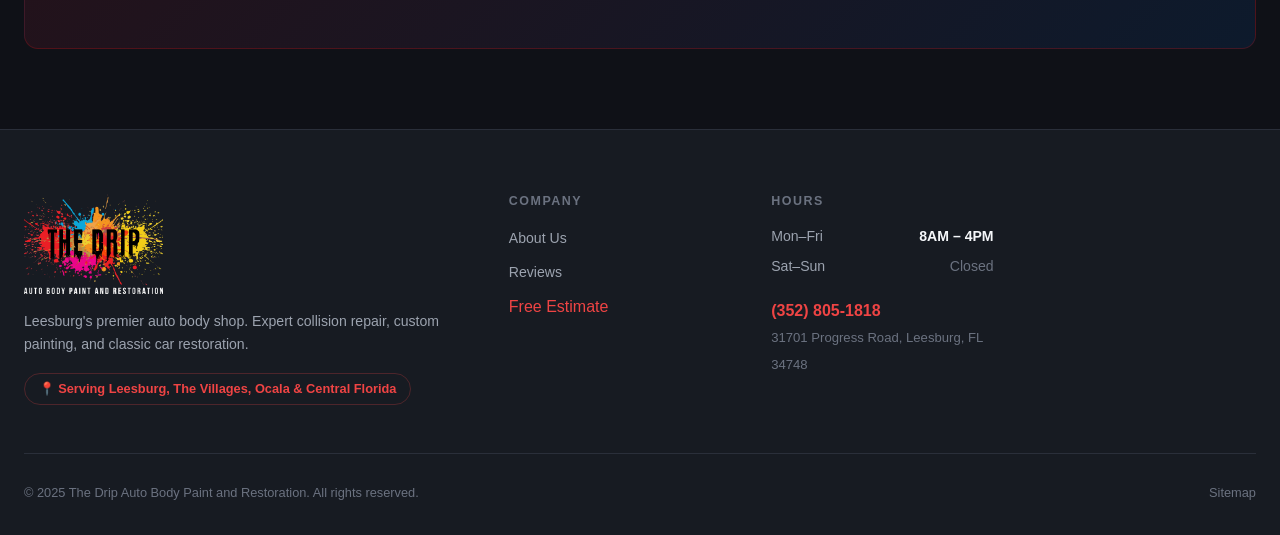
<file: auto-painting.html>
<!DOCTYPE html>
<html lang="en">
<head>
  <meta charset="UTF-8" />
  <meta name="viewport" content="width=device-width, initial-scale=1.0" />
  <title>Auto Paint Shop Leesburg FL | Custom &amp; OEM Painting | The Drip</title>
  <meta name="description" content="Professional auto painting in Leesburg, FL. Factory color matching, full resprays, custom colors, pearl &amp; metallic finishes. Climate-controlled spray booth. The Drip serves Lake County, The Villages &amp; Ocala." />
  <meta name="keywords" content="auto paint shop Leesburg FL, car painting Lake County, custom auto paint Central Florida, color matching Leesburg, full car respray FL, auto painting The Villages" />
  <link rel="canonical" href="https://www.dripautomotive.com/auto-painting" />
  <meta property="og:type" content="website" />
  <meta property="og:title" content="Auto Paint Shop Leesburg FL | The Drip Auto Body" />
  <meta property="og:description" content="Professional auto painting in Leesburg, FL — factory matching, custom colors, and full resprays in a climate-controlled spray booth." />
  <meta property="og:image" content="https://www.dripautomotive.com/images/og-image.jpg" />
  <meta property="og:url" content="https://www.dripautomotive.com/auto-painting" />
  <link rel="icon" href="favicon.ico" type="image/x-icon">
  <link rel="apple-touch-icon" href="apple-touch-icon.png">
  <link rel="stylesheet" href="style.css" />
  <script type="application/ld+json">
  {"@context":"https://schema.org","@type":"AutoBodyShop","name":"The Drip Auto Body Paint and Restoration","url":"https://www.dripautomotive.com","telephone":"+13528051818","address":{"@type":"PostalAddress","streetAddress":"31701 Progress Road","addressLocality":"Leesburg","addressRegion":"FL","postalCode":"34748","addressCountry":"US"},"geo":{"@type":"GeoCoordinates","latitude":28.8116,"longitude":-81.8784},"openingHoursSpecification":[{"@type":"OpeningHoursSpecification","dayOfWeek":["Monday","Tuesday","Wednesday","Thursday","Friday"],"opens":"08:00","closes":"16:00"}]}
  </script>
<!-- Meta Pixel Code -->
  <script>
    !function(f,b,e,v,n,t,s)
    {if(f.fbq)return;n=f.fbq=function(){n.callMethod?
    n.callMethod.apply(n,arguments):n.queue.push(arguments)};
    if(!f._fbq)f._fbq=n;n.push=n;n.loaded=!0;n.version="2.0";
    n.queue=[];t=b.createElement(e);t.async=!0;
    t.src=v;s=b.getElementsByTagName(e)[0];
    s.parentNode.insertBefore(t,s)}(window, document,"script",
    "https://connect.facebook.net/en_US/fbevents.js");
    fbq("init", "970437355994848");
    fbq("track", "PageView");
  </script>
  <noscript><img height="1" width="1" style="display:none"
    src="https://www.facebook.com/tr?id=970437355994848&ev=PageView&noscript=1"
  /></noscript>
  <!-- End Meta Pixel Code -->
</head>
<body>
  <div class="paint-drips" aria-hidden="true"></div>
  <header id="site-header" role="banner">
    <div class="container">
      <nav class="nav-inner" aria-label="Main navigation">
        <a href="/" class="nav-logo" aria-label="The Drip Auto Body — Home"><img src="logo.png" alt="The Drip Auto Body Paint and Restoration" class="nav-logo-img"></a>
          <ul class="nav-links" role="list">
          <li><a href="/">Home</a></li><li><a href="services">Services</a></li><li><a href="about">About</a></li><li><a href="reviews">Reviews</a></li>
              <a href="contact">Free Estimate</a></li>
        </ul>
        <a href="tel:+13528051818" class="nav-phone">(352) 805-1818</a>
        <button class="nav-toggle" id="nav-toggle" aria-expanded="false" aria-label="Toggle navigation"><span></span><span></span><span></span></button>
      </nav>
    </div>
  </header>
  <nav id="mobile-nav" aria-label="Mobile navigation">
    <a href="tel:+13528051818" class="mobile-phone">📞 Call (352) 805-1818</a>
  </nav>

  <main class="page-content">
    <section class="page-hero">
      <div class="container page-hero-content">
        <nav class="breadcrumb" aria-label="Breadcrumb">
          <a href="/">Home</a><span class="sep">›</span><a href="services">Services</a><span class="sep">›</span><span class="current">Auto Painting</span>
        </nav>
        <h1>Auto Paint Shop in Leesburg, FL</h1>
        <p class="lead">Factory-perfect color matching, custom finishes, and full vehicle resprays — applied in our professional climate-controlled spray booth. The Drip brings show-quality paint to Leesburg and all of Lake County.</p>
        <div class="btn-group mt-2">
          <a href="contact" class="btn btn-primary">Get a Paint Quote</a>
          <a href="tel:+13528051818" class="btn btn-outline">📞 (352) 805-1818</a>
        </div>
      </div>
    </section>

    <!-- Intro -->
    <section class="section">
      <div class="container">
        <div class="content-cols wide-left">
          <div>
            <span class="section-label">Professional Paint</span>
            <h2>Paint Work That Stands Up to Florida's Heat</h2>
            <p>Florida's sun is brutal on automotive paint. Oxidation, fading, peeling, and chalking are all common here in Lake County — and when you add an accident repair or a custom project into the mix, you need a shop that takes paint seriously.</p>
            <p>At The Drip, paint isn't an afterthought — it's our craft. Every vehicle that goes through our paint process is properly prepped: stripped back, primed, blocked, and painted in our fully enclosed downdraft spray booth. That controlled environment is the difference between a paint job that looks great on delivery and one that looks great five years later.</p>
            <p>Whether you need a single panel blended to match after a fender-bender, a complete respray to refresh your aging vehicle, or a one-of-a-kind custom finish that turns heads — The Drip at 31701 Progress Road in Leesburg is your shop.</p>

            <h3 style="margin-top:2rem;">Our Paint Services</h3>
            <div class="grid-2 mt-2">
              <div class="info-box">
                <h4>🔵 OEM Color Matching</h4>
                <p>We use computerized spectrophotometer technology to mix your exact factory color — accounting for age and fade for seamless blends.</p>
              </div>
              <div class="info-box">
                <h4>🎨 Full Vehicle Respray</h4>
                <p>Complete strip-down, surface prep, primer, base coat, and clear coat. Inside door jambs, trunk, and engine bay options available.</p>
              </div>
              <div class="info-box">
                <h4>✨ Custom Colors</h4>
                <p>Want something unique? We mix custom colors — pearl, candy, metallic, satin, matte, and chrome effects — to your exact spec.</p>
              </div>
              <div class="info-box">
                <h4>🖌️ Spot &amp; Panel Repairs</h4>
                <p>Precision spot repairs and panel repaints that blend invisibly into the surrounding paint — no telltale overspray or color mismatch.</p>
              </div>
            </div>

            <h3 style="margin-top:2.5rem;">The Paint Process</h3>
            <div class="timeline mt-2">
              <div class="timeline-item">
                <h4>Surface Preparation</h4>
                <p>Old paint, rust, and contaminants are removed. Body filler is applied where needed, then blocked perfectly flat before any primer touches the surface.</p>
              </div>
              <div class="timeline-item">
                <h4>Primer &amp; Sealing</h4>
                <p>High-build primer is applied and sanded to 400–600 grit. A sealer coat ensures adhesion and uniform color absorption.</p>
              </div>
              <div class="timeline-item">
                <h4>Base Coat Application</h4>
                <p>Color coats are applied in our climate-controlled downdraft booth, eliminating dust, humidity issues, and temperature inconsistencies.</p>
              </div>
              <div class="timeline-item">
                <h4>Clear Coat &amp; Finish</h4>
                <p>Multiple clear coat passes protect the color and deliver that deep, wet-look gloss. Then compounded and polished to perfection.</p>
              </div>
            </div>
          </div>

          <div>
            <div class="card" style="margin-bottom:1.5rem;">
              <h4 style="color:var(--accent);margin-bottom:0.5rem;">🎨 Paint Services</h4>
              <ul class="check-list">
                <li>Full vehicle resprays</li>
                <li>Panel and spot repairs</li>
                <li>Color matching (all makes/models)</li>
                <li>Custom color mixing</li>
                <li>Pearl and metallic finishes</li>
                <li>Candy and flake finishes</li>
                <li>Satin and matte finishes</li>
                <li>Two-tone and multi-color</li>
                <li>Clear coat restoration</li>
                <li>Faded paint correction</li>
              </ul>
            </div>
            <div class="tip-box">
              <span class="tip-icon">💡</span>
              <p><strong style="color:var(--white);">Pro Tip:</strong> If your paint is fading, oxidizing, or peeling, a full respray done right will outlast any quick "buff and seal" fix — especially under Florida's UV exposure.</p>
            </div>
            <div class="card mt-2">
              <h4 style="margin-bottom:0.75rem;">Get a Quote</h4>
              <p style="font-size:0.9rem;">Bring your vehicle to 31701 Progress Road, Leesburg, or call us. We'll assess the paint condition and give you honest options at fair prices.</p>
              <a href="contact" class="btn btn-primary w-full" style="justify-content:center;margin-top:0.75rem;">Request Paint Quote</a>
            </div>
          </div>
        </div>
      </div>
    </section>

    <!-- Custom Finishes -->
    <section class="section section-alt">
      <div class="container">
        <div class="section-center mb-2">
          <span class="section-label">Custom Finishes</span>
          <h2>Make Your Vehicle Uniquely Yours</h2>
          <p class="section-subtitle">Not happy with factory standard? Neither are we. The Drip has a long history of building custom paint work that gets noticed.</p>
        </div>
        <div class="grid-3 mt-3">
          <div class="card">
            <span class="card-icon">🌊</span>
            <h3>Pearl &amp; Metallic</h3>
            <p>Shift-effect pearls, flake metallics, and tri-coat finishes that look different in every light — deep, complex, and impossible to ignore.</p>
          </div>
          <div class="card">
            <span class="card-icon">🍬</span>
            <h3>Candy &amp; Chrome Effect</h3>
            <p>True candy paints over silver base, chrome-look finishes, and ultra-deep color saturations that pop in photos and in person.</p>
          </div>
          <div class="card">
            <span class="card-icon">🎭</span>
            <h3>Matte &amp; Satin</h3>
            <p>Flat and satin finishes have exploded in popularity — we apply them properly so they last, look consistent, and are easy to maintain.</p>
          </div>
          <div class="card">
            <span class="card-icon">↕️</span>
            <h3>Two-Tone &amp; Splits</h3>
            <p>Classic two-tones, body-color accent panels, contrasting roofs — we tape and prep with the precision these jobs demand.</p>
          </div>
          <div class="card">
            <span class="card-icon">🖌️</span>
            <h3>Pinstripes &amp; Graphics</h3>
            <p>Hand-painted pinstripes, racing stripes, custom graphics and logo work. Old-school craft meets modern precision.</p>
          </div>
          <div class="card">
            <span class="card-icon">🏎️</span>
            <h3>Show Car Finishes</h3>
            <p>Competition-level paint work for vehicles destined for the show floor — block-sanded, wet-sanded, and polished to mirror perfection.</p>
          </div>
        </div>
      </div>
    </section>

    <!-- CTA -->
    <section class="section">
      <div class="container">
        <div class="cta-banner">
          <h2>Ready to Transform Your Vehicle's Finish?</h2>
          <p>Call The Drip at <strong style="color:var(--accent);">(352) 805-1818</strong> or stop by 31701 Progress Road in Leesburg. Free estimates, no obligation. Serving Lake County, The Villages, Ocala, and Central Florida.</p>
          <div class="btn-group" style="justify-content:center;">
            <a href="contact" class="btn btn-primary btn-lg">Get a Free Paint Quote</a>
            <a href="gallery" class="btn btn-outline btn-lg">View Our Paint Work</a>
          </div>
        </div>
      </div>
    </section>
  </main>

  <footer id="site-footer" role="contentinfo">
    <div class="container">
      <div class="footer-grid">
        <div class="footer-brand">
          <img src="logo.png" alt="The Drip Auto Body Paint and Restoration" class="footer-logo-img">
          <p>Leesburg's premier auto body shop. Expert collision repair, custom painting, and classic car restoration.</p>
          <span class="footer-tagline">📍 Serving Leesburg, The Villages, Ocala &amp; Central Florida</span>
        </div>
        <div class="footer-col"><h5>Company</h5><ul><li><a href="about">About Us</a></li><li><a href="reviews">Reviews</a></li>
              <a href="contact">Free Estimate</a></li></ul></div>
        <div class="footer-col footer-hours">
          <h5>Hours</h5>
          <p><span class="hours-day">Mon–Fri</span><span class="hours-time">8AM – 4PM</span></p>
          <p><span class="hours-day">Sat–Sun</span><span class="hours-closed">Closed</span></p>
          <div style="margin-top:1.25rem;"><a href="tel:+13528051818" style="color:var(--accent);font-weight:700;">(352) 805-1818</a><br><span style="font-size:0.82rem;color:var(--text-dim);">31701 Progress Road, Leesburg, FL 34748</span></div>
        </div>
      </div>
      <div class="footer-bottom">
        <p>&copy; 2025 The Drip Auto Body Paint and Restoration. All rights reserved.</p>
        <p><a href="sitemap.xml">Sitemap</a></p>
      </div>
    </div>
  </footer>
  <a href="tel:+13528051818" class="float-cta">📞 Call Now</a>
  <script src="script.js"></script>
</body>
</html>
</file>
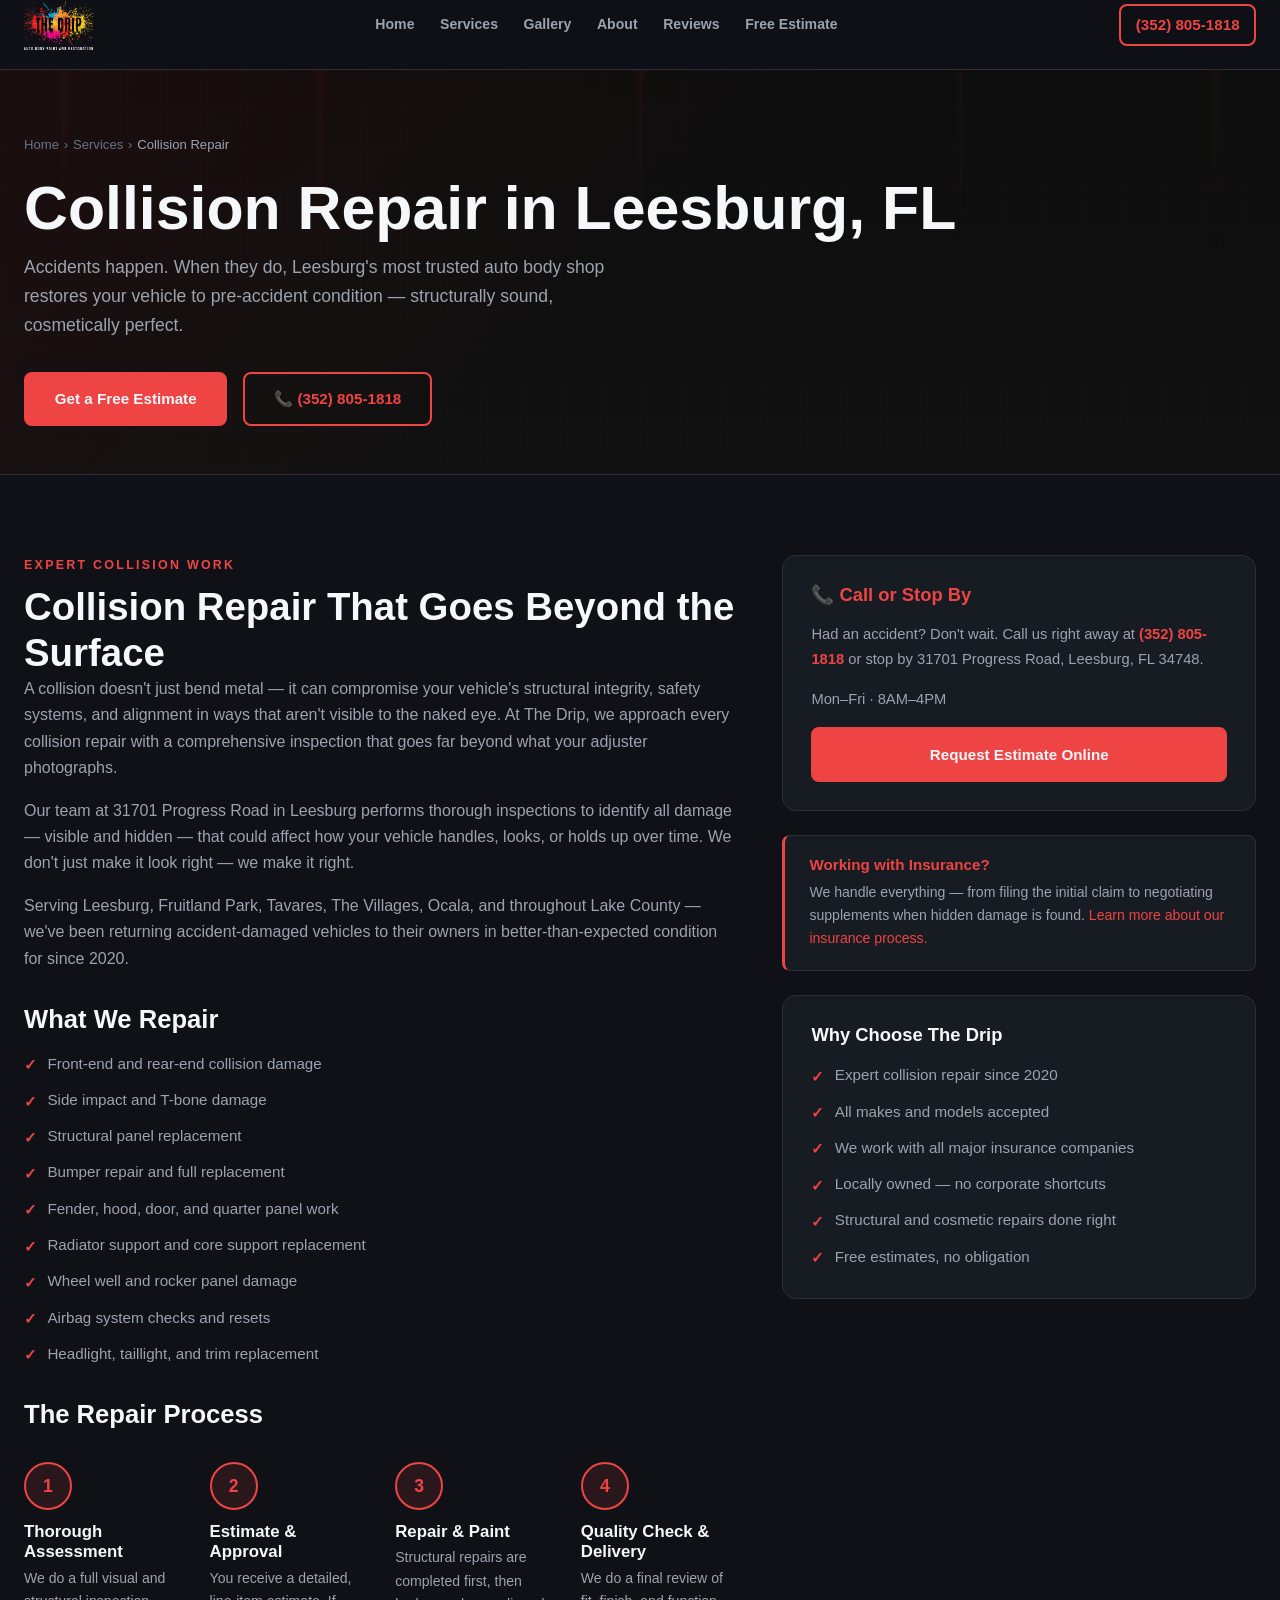
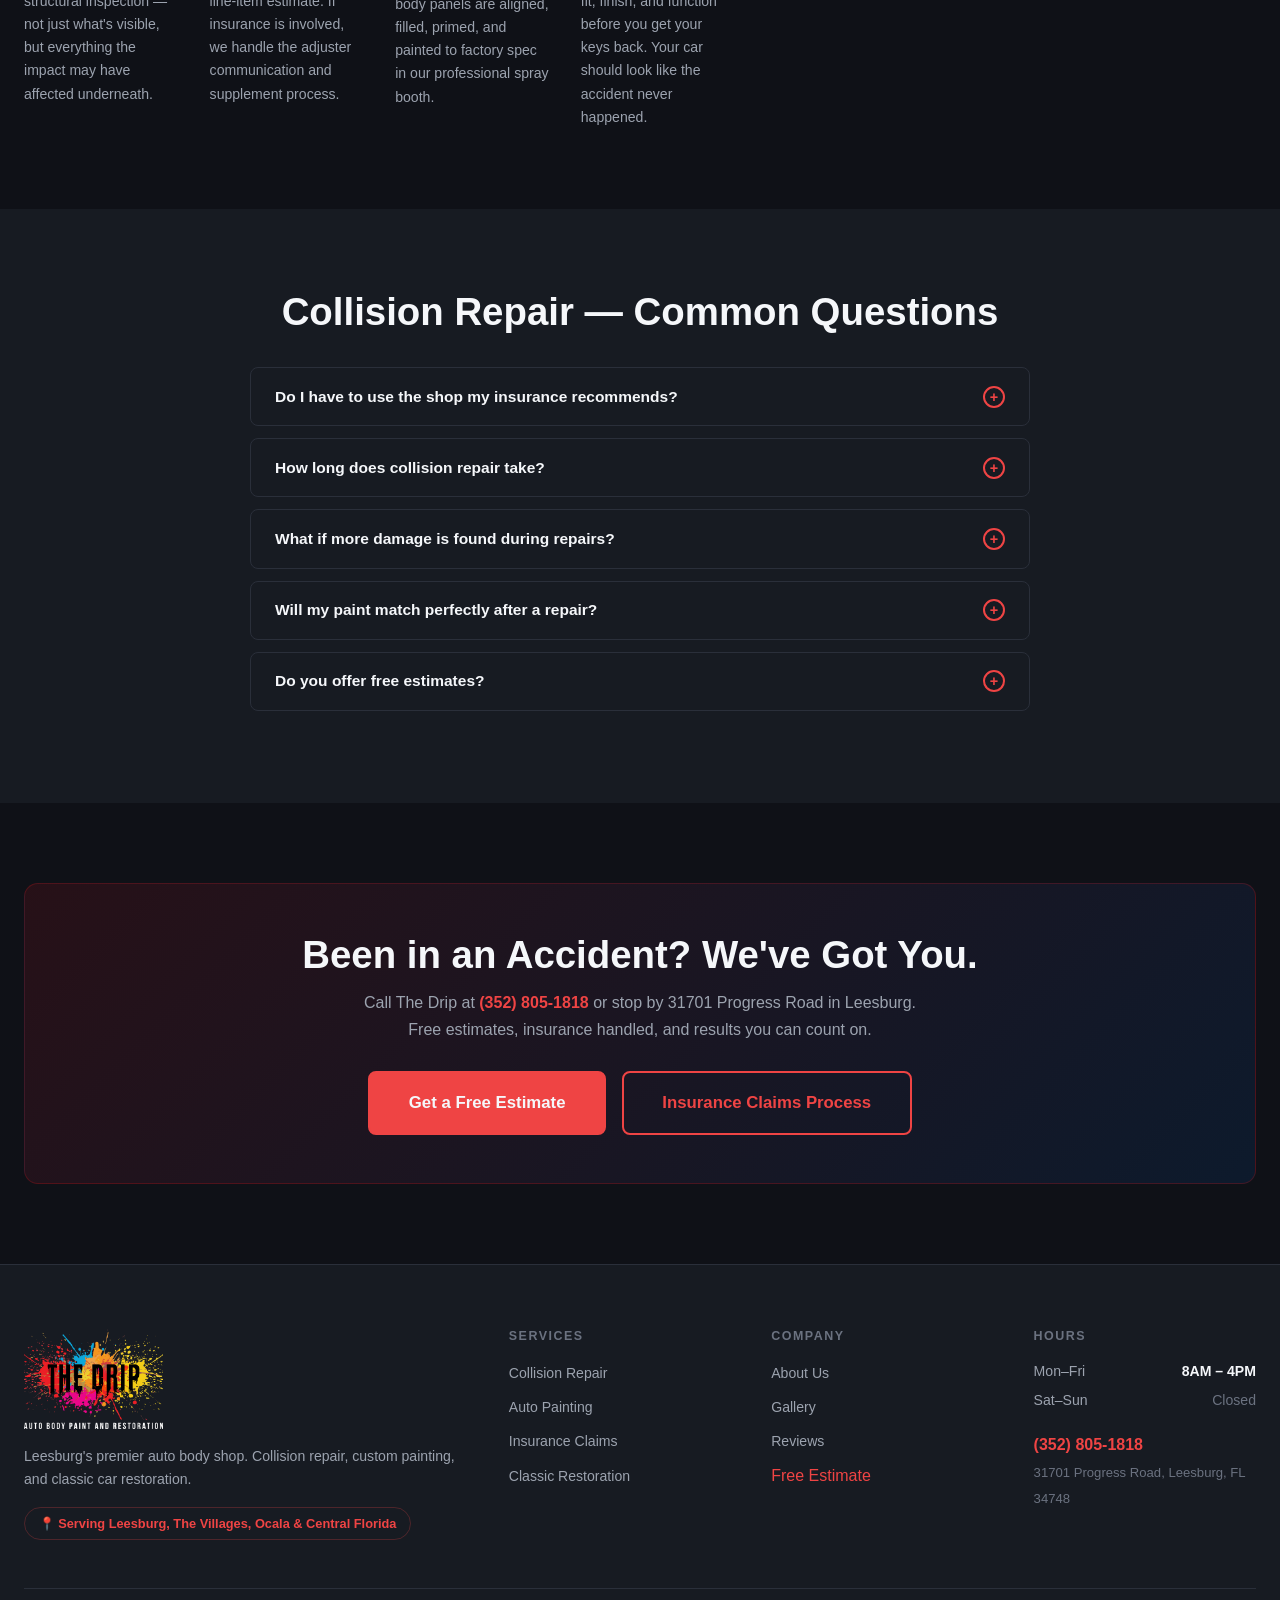
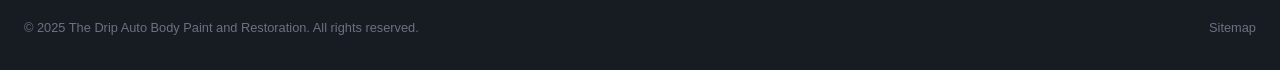
<file: collision-repair.html>
<!DOCTYPE html>
<html lang="en">
<head>
  <meta charset="UTF-8" />
  <meta name="viewport" content="width=device-width, initial-scale=1.0" />
  <title>Collision Repair Leesburg FL | The Drip Auto Body Paint &amp; Restoration</title>
  <meta name="description" content="Expert collision repair in Leesburg, FL. Panel replacement, structural repairs, and full accident restoration. Serving Lake County, The Villages &amp; Ocala. Free estimates." />
  <meta name="keywords" content="collision repair Leesburg FL, auto body collision Lake County, accident repair Leesburg, car accident repair The Villages, fender repair Leesburg, bumper repair Leesburg" />
  <link rel="canonical" href="https://www.dripautomotive.com/collision-repair" />
  <meta property="og:type"        content="website" />
  <meta property="og:title"       content="Collision Repair Leesburg FL | The Drip Auto Body" />
  <meta property="og:description" content="Expert collision repair in Leesburg, FL. Panel replacement, body work, and full accident restoration. Free estimates. (352) 805-1818." />
  <meta property="og:image"       content="https://www.dripautomotive.com/images/og-image.jpg" />
  <meta property="og:url"         content="https://www.dripautomotive.com/collision-repair" />
  <link rel="icon" href="favicon.ico" type="image/x-icon">
  <link rel="apple-touch-icon" href="apple-touch-icon.png">
  <link rel="stylesheet" href="style.css" />
  <script type="application/ld+json">
  {
    "@context": "https://schema.org",
    "@type": "AutoBodyShop",
    "name": "The Drip Auto Body Paint and Restoration",
    "url": "https://www.dripautomotive.com",
    "telephone": "+13528051818",
    "address": { "@type": "PostalAddress", "streetAddress": "31701 Progress Road", "addressLocality": "Leesburg", "addressRegion": "FL", "postalCode": "34748", "addressCountry": "US" },
    "geo": { "@type": "GeoCoordinates", "latitude": 28.8116, "longitude": -81.8784 },
    "openingHoursSpecification": [{ "@type": "OpeningHoursSpecification", "dayOfWeek": ["Monday","Tuesday","Wednesday","Thursday","Friday"], "opens": "08:00", "closes": "16:00" }]
  }
  </script>
<!-- Meta Pixel Code -->
  <script>
    !function(f,b,e,v,n,t,s)
    {if(f.fbq)return;n=f.fbq=function(){n.callMethod?
    n.callMethod.apply(n,arguments):n.queue.push(arguments)};
    if(!f._fbq)f._fbq=n;n.push=n;n.loaded=!0;n.version="2.0";
    n.queue=[];t=b.createElement(e);t.async=!0;
    t.src=v;s=b.getElementsByTagName(e)[0];
    s.parentNode.insertBefore(t,s)}(window, document,"script",
    "https://connect.facebook.net/en_US/fbevents.js");
    fbq("init", "970437355994848");
    fbq("track", "PageView");
  </script>
  <noscript><img height="1" width="1" style="display:none"
    src="https://www.facebook.com/tr?id=970437355994848&ev=PageView&noscript=1"
  /></noscript>
  <!-- End Meta Pixel Code -->
</head>
<body>
  <div class="paint-drips" aria-hidden="true"></div>
  <header id="site-header" role="banner">
    <div class="container">
      <nav class="nav-inner" aria-label="Main navigation">
        <a href="/" class="nav-logo" aria-label="The Drip Auto Body — Home"><img src="logo.png" alt="The Drip Auto Body Paint and Restoration" class="nav-logo-img"></a>
          <ul class="nav-links" role="list">
          <li><a href="/">Home</a></li>
          <li><a href="services">Services</a></li>
          <li><a href="gallery">Gallery</a></li>
          <li><a href="about">About</a></li>
          
          <li><a href="reviews">Reviews</a></li>
              <a href="contact">Free Estimate</a></li>
        </ul>
        <a href="tel:+13528051818" class="nav-phone">(352) 805-1818</a>
        <button class="nav-toggle" id="nav-toggle" aria-expanded="false" aria-label="Toggle navigation"><span></span><span></span><span></span></button>
      </nav>
    </div>
  </header>
  <nav id="mobile-nav" aria-label="Mobile navigation">
    <a href="tel:+13528051818" class="mobile-phone">📞 Call (352) 805-1818</a>
  </nav>

  <main class="page-content">
    <section class="page-hero">
      <div class="container page-hero-content">
        <nav class="breadcrumb" aria-label="Breadcrumb">
          <a href="/">Home</a><span class="sep">›</span>
          <a href="services">Services</a><span class="sep">›</span>
          <span class="current">Collision Repair</span>
        </nav>
        <h1>Collision Repair in Leesburg, FL</h1>
        <p class="lead">Accidents happen. When they do, Leesburg's most trusted auto body shop restores your vehicle to pre-accident condition — structurally sound, cosmetically perfect.</p>
        <div class="btn-group mt-2">
          <a href="contact" class="btn btn-primary">Get a Free Estimate</a>
          <a href="tel:+13528051818" class="btn btn-outline">📞 (352) 805-1818</a>
        </div>
      </div>
    </section>

    <!-- Main Content -->
    <section class="section">
      <div class="container">
        <div class="content-cols wide-left">
          <div>
            <span class="section-label">Expert Collision Work</span>
            <h2>Collision Repair That Goes Beyond the Surface</h2>
            <p>A collision doesn't just bend metal — it can compromise your vehicle's structural integrity, safety systems, and alignment in ways that aren't visible to the naked eye. At The Drip, we approach every collision repair with a comprehensive inspection that goes far beyond what your adjuster photographs.</p>
            <p>Our team at 31701 Progress Road in Leesburg performs thorough inspections to identify all damage — visible and hidden — that could affect how your vehicle handles, looks, or holds up over time. We don't just make it look right — we make it right.</p>
            <p>Serving Leesburg, Fruitland Park, Tavares, The Villages, Ocala, and throughout Lake County — we've been returning accident-damaged vehicles to their owners in better-than-expected condition for since 2020.</p>

            <h3 style="margin-top:2rem;">What We Repair</h3>
            <ul class="check-list mt-1">
              <li>Front-end and rear-end collision damage</li>
              <li>Side impact and T-bone damage</li>
              <li>Structural panel replacement</li>
              <li>Bumper repair and full replacement</li>
              <li>Fender, hood, door, and quarter panel work</li>
              <li>Radiator support and core support replacement</li>
              <li>Wheel well and rocker panel damage</li>
              <li>Airbag system checks and resets</li>
              <li>Headlight, taillight, and trim replacement</li>
            </ul>

            <h3 style="margin-top:2rem;">The Repair Process</h3>
            <div class="steps mt-2">
              <div class="step">
                <div class="step-number">1</div>
                <div>
                  <h3>Thorough Assessment</h3>
                  <p>We do a full visual and structural inspection — not just what's visible, but everything the impact may have affected underneath.</p>
                </div>
              </div>
              <div class="step">
                <div class="step-number">2</div>
                <div>
                  <h3>Estimate &amp; Approval</h3>
                  <p>You receive a detailed, line-item estimate. If insurance is involved, we handle the adjuster communication and supplement process.</p>
                </div>
              </div>
              <div class="step">
                <div class="step-number">3</div>
                <div>
                  <h3>Repair &amp; Paint</h3>
                  <p>Structural repairs are completed first, then body panels are aligned, filled, primed, and painted to factory spec in our professional spray booth.</p>
                </div>
              </div>
              <div class="step">
                <div class="step-number">4</div>
                <div>
                  <h3>Quality Check &amp; Delivery</h3>
                  <p>We do a final review of fit, finish, and function before you get your keys back. Your car should look like the accident never happened.</p>
                </div>
              </div>
            </div>
          </div>

          <div>
            <div class="card" style="margin-bottom:1.5rem;">
              <h4 style="color:var(--accent);margin-bottom:1rem;">📞 Call or Stop By</h4>
              <p>Had an accident? Don't wait. Call us right away at <a href="tel:+13528051818" style="color:var(--accent);font-weight:700;">(352) 805-1818</a> or stop by 31701 Progress Road, Leesburg, FL 34748.</p>
              <p>Mon–Fri · 8AM–4PM</p>
              <a href="contact" class="btn btn-primary w-full" style="justify-content:center;">Request Estimate Online</a>
            </div>

            <div class="info-box" style="margin-bottom:1.5rem;">
              <h4>Working with Insurance?</h4>
              <p>We handle everything — from filing the initial claim to negotiating supplements when hidden damage is found. <a href="insurance-claims">Learn more about our insurance process.</a></p>
            </div>

            <div class="card">
              <h4 style="margin-bottom:1rem;">Why Choose The Drip</h4>
              <ul class="check-list">
                <li>Expert collision repair since 2020</li>
                <li>All makes and models accepted</li>
                <li>We work with all major insurance companies</li>
                <li>Locally owned — no corporate shortcuts</li>
                <li>Structural and cosmetic repairs done right</li>
                <li>Free estimates, no obligation</li>
              </ul>
            </div>
          </div>
        </div>
      </div>
    </section>

    <!-- FAQ -->
    <section class="section section-alt">
      <div class="container">
        <div class="section-center mb-2">
          <h2>Collision Repair — Common Questions</h2>
        </div>
        <div style="max-width:780px;margin:0 auto;">
          <div class="faq-item">
            <button class="faq-q">Do I have to use the shop my insurance recommends? <span class="faq-icon">+</span></button>
            <div class="faq-a">No. In Florida, you have the right to choose any licensed auto body shop. Your insurance company cannot force you to use a preferred shop. The Drip works with all major insurers and will handle everything directly with them.</div>
          </div>
          <div class="faq-item">
            <button class="faq-q">How long does collision repair take? <span class="faq-icon">+</span></button>
            <div class="faq-a">It depends on the severity of the damage. Minor panel work may take a few days; major structural repairs or full rebuilds can take several weeks. We give you a realistic timeline upfront and keep you updated throughout the process.</div>
          </div>
          <div class="faq-item">
            <button class="faq-q">What if more damage is found during repairs? <span class="faq-icon">+</span></button>
            <div class="faq-a">Hidden damage is common in collision repairs. We document and photograph everything and submit a supplement to your insurance company. We handle this negotiation on your behalf — you shouldn't pay for damage that was caused by the accident.</div>
          </div>
          <div class="faq-item">
            <button class="faq-q">Will my paint match perfectly after a repair? <span class="faq-icon">+</span></button>
            <div class="faq-a">Yes. We use computerized paint-matching technology to blend and match your vehicle's exact factory color and finish. Our professional spray booth ensures consistent results that are virtually indistinguishable from the original.</div>
          </div>
          <div class="faq-item">
            <button class="faq-q">Do you offer free estimates? <span class="faq-icon">+</span></button>
            <div class="faq-a">Absolutely. Bring your vehicle to 31701 Progress Road in Leesburg or call us at (352) 805-1818 to schedule a free assessment. No obligation, no pressure.</div>
          </div>
        </div>
      </div>
    </section>

    <!-- CTA -->
    <section class="section">
      <div class="container">
        <div class="cta-banner">
          <h2>Been in an Accident? We've Got You.</h2>
          <p>Call The Drip at <strong style="color:var(--accent);">(352) 805-1818</strong> or stop by 31701 Progress Road in Leesburg. Free estimates, insurance handled, and results you can count on.</p>
          <div class="btn-group" style="justify-content:center;">
            <a href="contact" class="btn btn-primary btn-lg">Get a Free Estimate</a>
            <a href="insurance-claims" class="btn btn-outline btn-lg">Insurance Claims Process</a>
          </div>
        </div>
      </div>
    </section>
  </main>

  <footer id="site-footer" role="contentinfo">
    <div class="container">
      <div class="footer-grid">
        <div class="footer-brand">
          <img src="logo.png" alt="The Drip Auto Body Paint and Restoration" class="footer-logo-img">
          <p>Leesburg's premier auto body shop. Collision repair, custom painting, and classic car restoration.</p>
          <span class="footer-tagline">📍 Serving Leesburg, The Villages, Ocala &amp; Central Florida</span>
        </div>
        <div class="footer-col"><h5>Services</h5><ul>
          <li><a href="collision-repair">Collision Repair</a></li>
          <li><a href="auto-painting">Auto Painting</a></li>
          <li><a href="insurance-claims">Insurance Claims</a></li>
          <li><a href="restoration">Classic Restoration</a></li>
        </ul></div>
        <div class="footer-col"><h5>Company</h5><ul>
          <li><a href="about">About Us</a></li>
          <li><a href="gallery">Gallery</a></li>
          
          <li><a href="reviews">Reviews</a></li>
              <a href="contact">Free Estimate</a></li>
        </ul></div>
        <div class="footer-col footer-hours">
          <h5>Hours</h5>
          <p><span class="hours-day">Mon–Fri</span><span class="hours-time">8AM – 4PM</span></p>
          <p><span class="hours-day">Sat–Sun</span><span class="hours-closed">Closed</span></p>
          <div style="margin-top:1.25rem;"><a href="tel:+13528051818" style="color:var(--accent);font-weight:700;">(352) 805-1818</a><br><span style="font-size:0.82rem;color:var(--text-dim);">31701 Progress Road, Leesburg, FL 34748</span></div>
        </div>
      </div>
      <div class="footer-bottom">
        <p>&copy; 2025 The Drip Auto Body Paint and Restoration. All rights reserved.</p>
        <p><a href="sitemap.xml">Sitemap</a></p>
      </div>
    </div>
  </footer>
  <a href="tel:+13528051818" class="float-cta">📞 Call Now</a>
  <script src="script.js"></script>
</body>
</html>
</file>
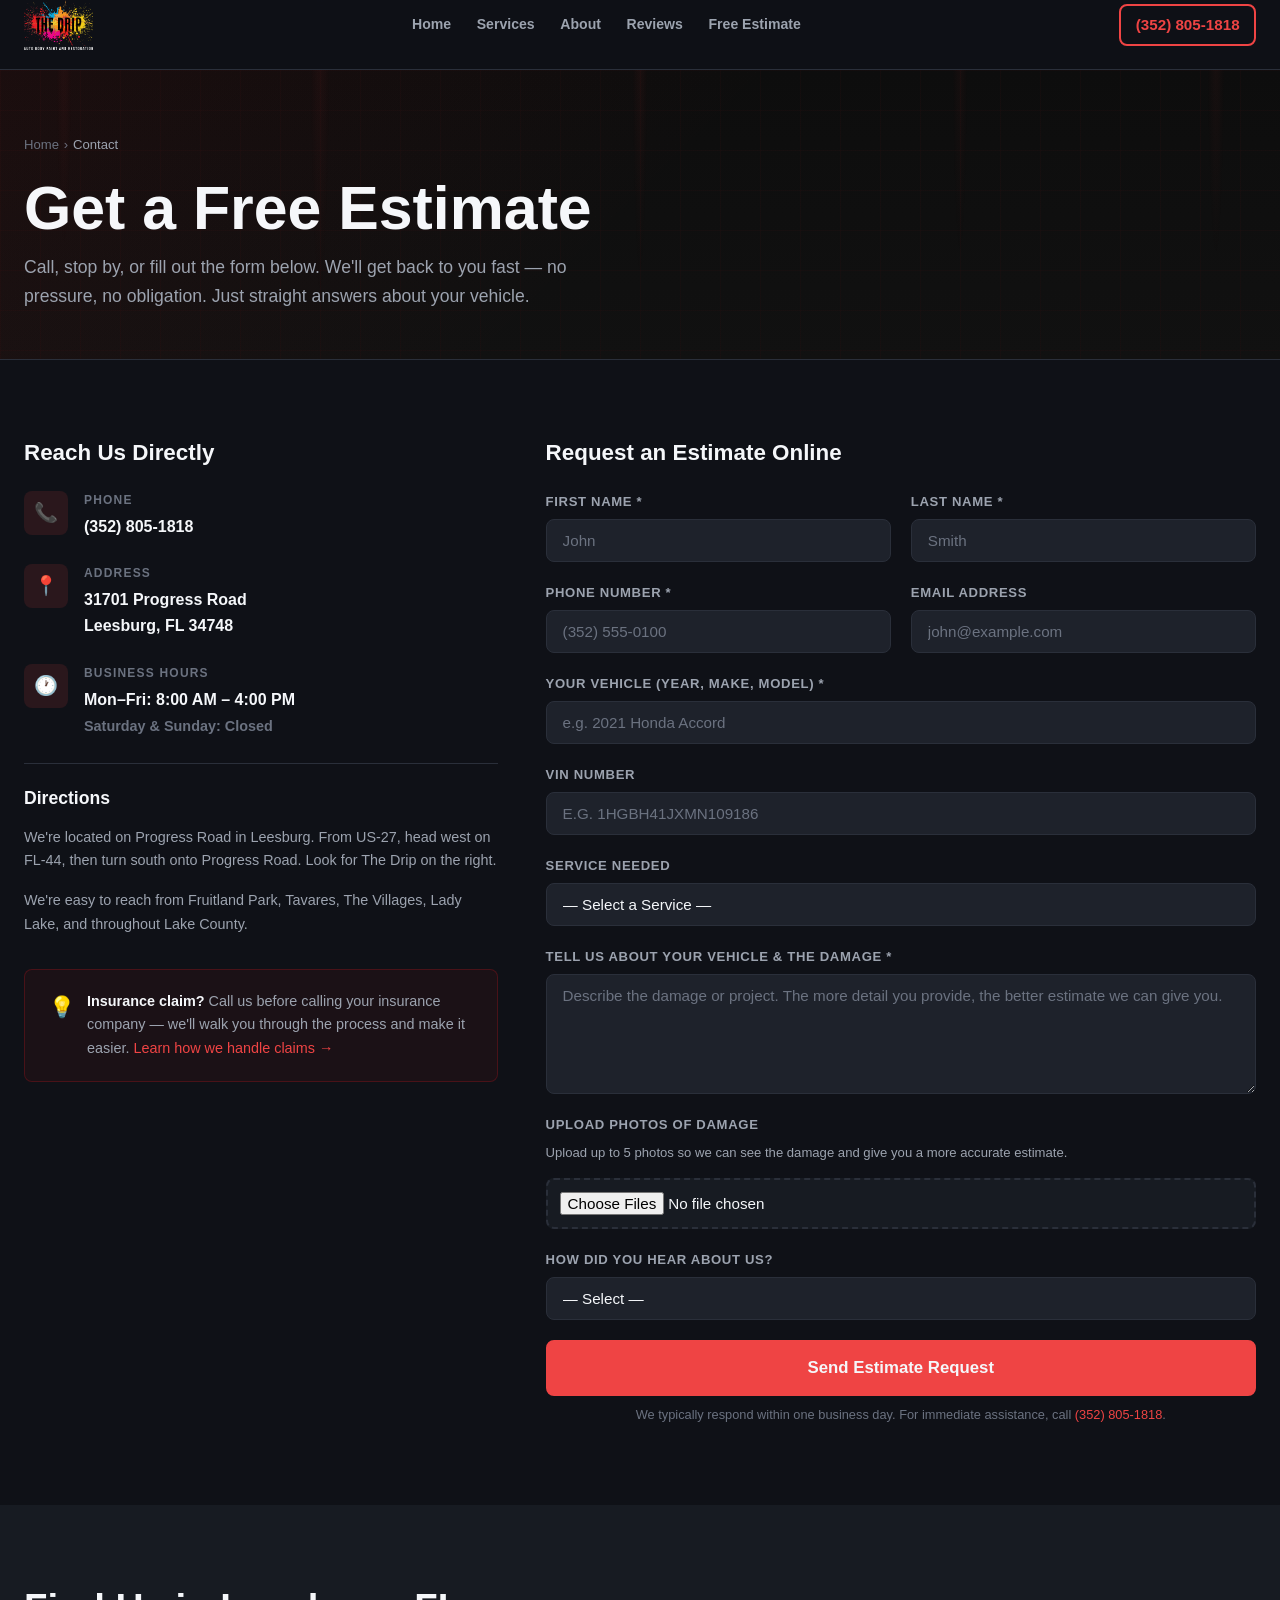
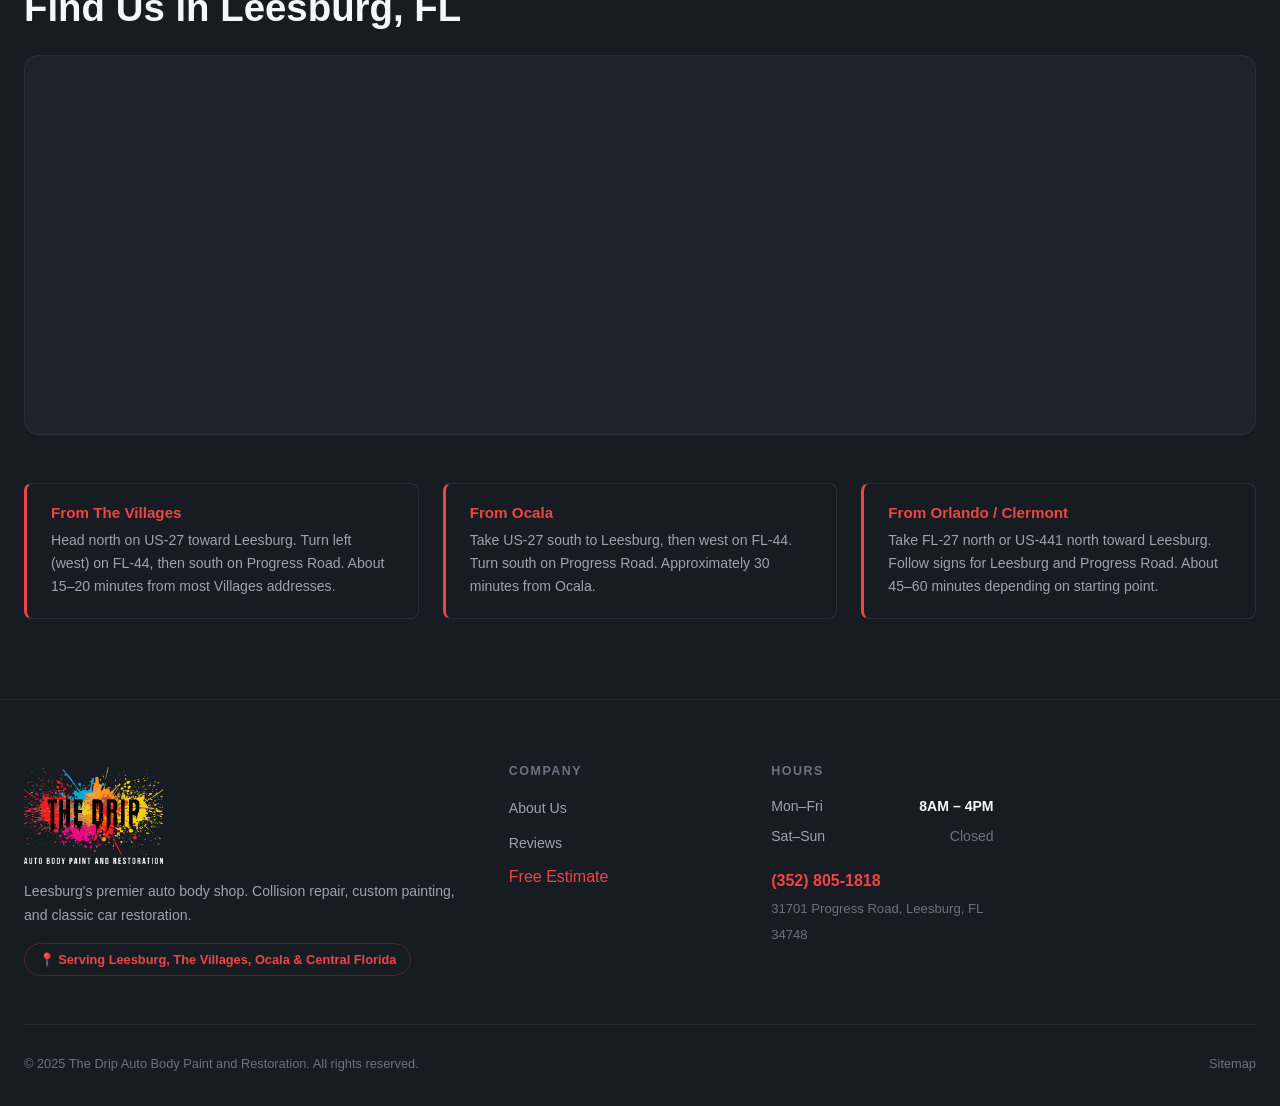
<file: contact.html>
<!DOCTYPE html>
<html lang="en">
<head>
  <meta charset="UTF-8" />
  <meta name="viewport" content="width=device-width, initial-scale=1.0" />
  <title>Contact Us &amp; Free Estimates | The Drip Auto Body — Leesburg, FL (352) 805-1818</title>
  <meta name="description" content="Contact The Drip Auto Body in Leesburg, FL for a free estimate. Call (352) 805-1818, visit 31701 Progress Road, or fill out our estimate form. Open Mon–Fri 8AM–4PM. Serving Lake County &amp; Central Florida." />
  <meta name="keywords" content="contact auto body shop Leesburg FL, free auto body estimate Leesburg, The Drip auto body address, auto body shop phone number Leesburg" />
  <link rel="canonical" href="https://www.dripautomotive.com/contact" />
  <meta property="og:type" content="website" />
  <meta property="og:title" content="Contact The Drip Auto Body | Free Estimates | Leesburg FL" />
  <meta property="og:description" content="Call (352) 805-1818 or stop by 31701 Progress Road, Leesburg, FL. Free estimates on all auto body, paint, and dent repair services." />
  <meta property="og:image" content="https://www.dripautomotive.com/images/og-image.jpg" />
  <meta property="og:url" content="https://www.dripautomotive.com/contact" />
  <link rel="icon" href="favicon.ico" type="image/x-icon">
  <link rel="apple-touch-icon" href="apple-touch-icon.png">
  <link rel="stylesheet" href="style.css" />
  <script type="application/ld+json">
  {
    "@context": "https://schema.org",
    "@type": "AutoBodyShop",
    "name": "The Drip Auto Body Paint and Restoration",
    "url": "https://www.dripautomotive.com",
    "telephone": "+13528051818",
    "address": {
      "@type": "PostalAddress",
      "streetAddress": "31701 Progress Road",
      "addressLocality": "Leesburg",
      "addressRegion": "FL",
      "postalCode": "34748",
      "addressCountry": "US"
    },
    "geo": { "@type": "GeoCoordinates", "latitude": 28.8116, "longitude": -81.8784 },
    "openingHoursSpecification": [
      { "@type": "OpeningHoursSpecification", "dayOfWeek": ["Monday","Tuesday","Wednesday","Thursday","Friday"], "opens": "08:00", "closes": "16:00" }
    ],
    "contactPoint": {
      "@type": "ContactPoint",
      "telephone": "+13528051818",
      "contactType": "customer service",
      "availableLanguage": "English"
    }
  }
  </script>
<!-- Meta Pixel Code -->
  <script>
    !function(f,b,e,v,n,t,s)
    {if(f.fbq)return;n=f.fbq=function(){n.callMethod?
    n.callMethod.apply(n,arguments):n.queue.push(arguments)};
    if(!f._fbq)f._fbq=n;n.push=n;n.loaded=!0;n.version="2.0";
    n.queue=[];t=b.createElement(e);t.async=!0;
    t.src=v;s=b.getElementsByTagName(e)[0];
    s.parentNode.insertBefore(t,s)}(window, document,"script",
    "https://connect.facebook.net/en_US/fbevents.js");
    fbq("init", "970437355994848");
    fbq("track", "PageView");
  </script>
  <noscript><img height="1" width="1" style="display:none"
    src="https://www.facebook.com/tr?id=970437355994848&ev=PageView&noscript=1"
  /></noscript>
  <!-- End Meta Pixel Code -->
</head>
<body>
  <div class="paint-drips" aria-hidden="true"></div>
  <header id="site-header" role="banner">
    <div class="container">
      <nav class="nav-inner" aria-label="Main navigation">
        <a href="/" class="nav-logo" aria-label="The Drip Auto Body — Home"><img src="logo.png" alt="The Drip Auto Body Paint and Restoration" class="nav-logo-img"></a>
          <ul class="nav-links" role="list">
          <li><a href="/">Home</a></li><li><a href="services">Services</a></li><li><a href="about">About</a></li><li><a href="reviews">Reviews</a></li>
              <a href="contact">Free Estimate</a></li>
        </ul>
        <a href="tel:+13528051818" class="nav-phone">(352) 805-1818</a>
        <button class="nav-toggle" id="nav-toggle" aria-expanded="false" aria-label="Toggle navigation"><span></span><span></span><span></span></button>
      </nav>
    </div>
  </header>
  <nav id="mobile-nav">
    <a href="tel:+13528051818" class="mobile-phone">📞 Call (352) 805-1818</a>
  </nav>

  <main class="page-content">
    <section class="page-hero">
      <div class="container page-hero-content">
        <nav class="breadcrumb" aria-label="Breadcrumb">
          <a href="/">Home</a><span class="sep">›</span><span class="current">Contact</span>
        </nav>
        <h1>Get a Free Estimate</h1>
        <p class="lead">Call, stop by, or fill out the form below. We'll get back to you fast — no pressure, no obligation. Just straight answers about your vehicle.</p>
      </div>
    </section>

    <section class="section">
      <div class="container">
        <div class="content-cols wide-right">

          <!-- Contact Info Column -->
          <div>
            <h2 style="margin-bottom:1.5rem;font-size:1.4rem;">Reach Us Directly</h2>

            <div class="contact-info-block">
              <div class="contact-info-icon">📞</div>
              <div>
                <div class="contact-info-label">Phone</div>
                <div class="contact-info-value"><a href="tel:+13528051818">(352) 805-1818</a></div>
              </div>
            </div>

            <div class="contact-info-block">
              <div class="contact-info-icon">📍</div>
              <div>
                <div class="contact-info-label">Address</div>
                <div class="contact-info-value">
                  31701 Progress Road<br>
                  Leesburg, FL 34748
                </div>
              </div>
            </div>

            <div class="contact-info-block">
              <div class="contact-info-icon">🕐</div>
              <div>
                <div class="contact-info-label">Business Hours</div>
                <div class="contact-info-value">
                  Mon–Fri: 8:00 AM – 4:00 PM<br>
                  <span style="color:var(--text-dim);font-size:0.9rem;">Saturday &amp; Sunday: Closed</span>
                </div>
              </div>
            </div>

            <hr class="divider" style="margin:1.5rem 0;" />

            <h3 style="font-size:1.1rem;margin-bottom:1rem;">Directions</h3>
            <p style="font-size:0.9rem;">We're located on Progress Road in Leesburg. From US-27, head west on FL-44, then turn south onto Progress Road. Look for The Drip on the right.</p>
            <p style="font-size:0.9rem;">We're easy to reach from Fruitland Park, Tavares, The Villages, Lady Lake, and throughout Lake County.</p>

            <div class="tip-box mt-2">
              <span class="tip-icon">💡</span>
              <p><strong style="color:var(--white);">Insurance claim?</strong> Call us before calling your insurance company — we'll walk you through the process and make it easier. <a href="insurance-claims">Learn how we handle claims →</a></p>
            </div>
          </div>

          <!-- Form Column -->
          <div>
            <h2 style="margin-bottom:1.5rem;font-size:1.4rem;">Request an Estimate Online</h2>

            <!-- Success Message (hidden until form submit) -->
            <div id="form-success" style="display:none;background:rgba(46,204,113,0.1);border:1px solid rgba(46,204,113,0.4);border-radius:var(--radius-lg);padding:2rem;text-align:center;">
              <div style="font-size:2.5rem;margin-bottom:0.75rem;">✅</div>
              <h3 style="color:var(--success);margin-bottom:0.5rem;">Request Received!</h3>
              <p>We'll be in touch within one business day. You can also call us directly at <a href="tel:+13528051818">(352) 805-1818</a>.</p>
            </div>

            <form id="contact-form" action="https://formsubmit.co/thedrippaint@gmail.com" method="POST" enctype="multipart/form-data" novalidate>
              <input type="hidden" name="_subject" value="New Estimate Request — The Drip Auto Body">
              <input type="hidden" name="_captcha" value="true">
              <input type="hidden" name="_template" value="table">
              <input type="hidden" name="_next" value="https://dripautomotive.com/contact.html?submitted=true">
              <input type="text" name="_honey" style="display:none">
              <div class="form-grid">
                <div class="form-group">
                  <label for="fname">First Name *</label>
                  <input type="text" id="fname" name="fname" placeholder="John" required autocomplete="given-name" />
                </div>
                <div class="form-group">
                  <label for="lname">Last Name *</label>
                  <input type="text" id="lname" name="lname" placeholder="Smith" required autocomplete="family-name" />
                </div>
                <div class="form-group">
                  <label for="phone">Phone Number *</label>
                  <input type="tel" id="phone" name="phone" placeholder="(352) 555-0100" required autocomplete="tel" />
                </div>
                <div class="form-group">
                  <label for="email">Email Address</label>
                  <input type="email" id="email" name="email" placeholder="john@example.com" autocomplete="email" />
                </div>
                <div class="form-group full">
                  <label for="vehicle">Your Vehicle (Year, Make, Model) *</label>
                  <input type="text" id="vehicle" name="vehicle" placeholder="e.g. 2021 Honda Accord" required />
                </div>
                <div class="form-group full">
                  <label for="vin">VIN Number</label>
                  <input type="text" id="vin" name="vin" placeholder="e.g. 1HGBH41JXMN109186" maxlength="17" style="text-transform:uppercase;" autocomplete="off" />
                </div>
                <div class="form-group full">
                  <label for="service">Service Needed</label>
                  <select id="service" name="service">
                    <option value="">— Select a Service —</option>
                    <option value="collision">Collision Repair</option>
                    <option value="painting">Auto Painting / Respray</option>
                    <option value="insurance">Insurance Claim</option>
                    <option value="restoration">Classic Car Restoration</option>
                    <option value="custom">Custom Paint</option>
                    <option value="other">Other / Not Sure</option>
                  </select>
                </div>
                <div class="form-group full">
                  <label for="message">Tell Us About Your Vehicle &amp; the Damage *</label>
                  <textarea id="message" name="message" placeholder="Describe the damage or project. The more detail you provide, the better estimate we can give you." required></textarea>
                </div>
                <div class="form-group full">
                  <label for="photos">Upload Photos of Damage</label>
                  <p style="font-size:0.82rem;color:var(--text-muted);margin-bottom:0.5rem;">Upload up to 5 photos so we can see the damage and give you a more accurate estimate.</p>
                  <input type="file" id="photos" name="attachment" accept="image/*" multiple style="
                    padding: 0.75rem;
                    border: 2px dashed var(--border);
                    border-radius: var(--radius);
                    background: var(--surface);
                    color: var(--text);
                    width: 100%;
                    cursor: pointer;
                    transition: border-color 0.2s;
                  " />
                </div>
                <div class="form-group full">
                  <label for="howheard">How Did You Hear About Us?</label>
                  <select id="howheard" name="howheard">
                    <option value="">— Select —</option>
                    <option value="google">Google Search</option>
                    <option value="referral">Friend or Family Referral</option>
                    <option value="driveby">Drove By</option>
                    <option value="repeat">Returning Customer</option>
                    <option value="social">Social Media</option>
                    <option value="insurance">Insurance Company</option>
                    <option value="other">Other</option>
                  </select>
                </div>
              </div>
              <button type="submit" class="btn btn-primary btn-lg w-full" style="justify-content:center;margin-top:1.25rem;">
                Send Estimate Request
              </button>
              <p class="form-note">We typically respond within one business day. For immediate assistance, call <a href="tel:+13528051818">(352) 805-1818</a>.</p>
            </form>
          </div>

        </div>
      </div>
    </section>

    <!-- Map -->
    <section class="section section-alt">
      <div class="container">
        <h2 style="margin-bottom:1.5rem;">Find Us in Leesburg, FL</h2>
        <div class="map-wrap">
          <iframe
            src="https://www.google.com/maps/embed?pb=!1m18!1m12!1m3!1d3498.7!2d-81.8784!3d28.8116!2m3!1f0!2f0!3f0!3m2!1i1024!2i768!4f13.1!3m3!1m2!1s0x0%3A0x0!2s31701%20Progress%20Rd%2C%20Leesburg%2C%20FL%2034748!5e0!3m2!1sen!2sus!4v1700000000000"
            loading="lazy"
            referrerpolicy="no-referrer-when-downgrade"
            title="The Drip Auto Body Paint and Restoration — 31701 Progress Road, Leesburg, FL 34748"
            aria-label="Google Maps showing location of The Drip Auto Body at 31701 Progress Road, Leesburg FL">
          </iframe>
        </div>
        <div class="grid-3 mt-3">
          <div class="info-box">
            <h4>From The Villages</h4>
            <p>Head north on US-27 toward Leesburg. Turn left (west) on FL-44, then south on Progress Road. About 15–20 minutes from most Villages addresses.</p>
          </div>
          <div class="info-box">
            <h4>From Ocala</h4>
            <p>Take US-27 south to Leesburg, then west on FL-44. Turn south on Progress Road. Approximately 30 minutes from Ocala.</p>
          </div>
          <div class="info-box">
            <h4>From Orlando / Clermont</h4>
            <p>Take FL-27 north or US-441 north toward Leesburg. Follow signs for Leesburg and Progress Road. About 45–60 minutes depending on starting point.</p>
          </div>
        </div>
      </div>
    </section>
  </main>

  <footer id="site-footer" role="contentinfo">
    <div class="container">
      <div class="footer-grid">
        <div class="footer-brand">
          <img src="logo.png" alt="The Drip Auto Body Paint and Restoration" class="footer-logo-img">
          <p>Leesburg's premier auto body shop. Collision repair, custom painting, and classic car restoration.</p>
          <span class="footer-tagline">📍 Serving Leesburg, The Villages, Ocala &amp; Central Florida</span>
        </div>
        <div class="footer-col"><h5>Company</h5><ul><li><a href="about">About Us</a></li><li><a href="reviews">Reviews</a></li>
              <a href="contact">Free Estimate</a></li></ul></div>
        <div class="footer-col footer-hours">
          <h5>Hours</h5>
          <p><span class="hours-day">Mon–Fri</span><span class="hours-time">8AM – 4PM</span></p>
          <p><span class="hours-day">Sat–Sun</span><span class="hours-closed">Closed</span></p>
          <div style="margin-top:1.25rem;"><a href="tel:+13528051818" style="color:var(--accent);font-weight:700;">(352) 805-1818</a><br><span style="font-size:0.82rem;color:var(--text-dim);">31701 Progress Road, Leesburg, FL 34748</span></div>
        </div>
      </div>
      <div class="footer-bottom">
        <p>&copy; 2025 The Drip Auto Body Paint and Restoration. All rights reserved.</p>
        <p><a href="sitemap.xml">Sitemap</a></p>
      </div>
    </div>
  </footer>
  <a href="tel:+13528051818" class="float-cta">📞 Call Now</a>
  <script src="script.js"></script>
<script>
    // Meta Pixel - Track form submission as Lead
    document.addEventListener('DOMContentLoaded', function() {
      var form = document.getElementById('contact-form');
      if (form) {
        form.addEventListener('submit', function() {
          fbq('track', 'Lead');
        });
      }
      // Also track if redirected back after submission
      if (window.location.search.includes('submitted=true')) {
        fbq('track', 'Lead');
      }
    });
  </script>
</body>
</html>
</file>
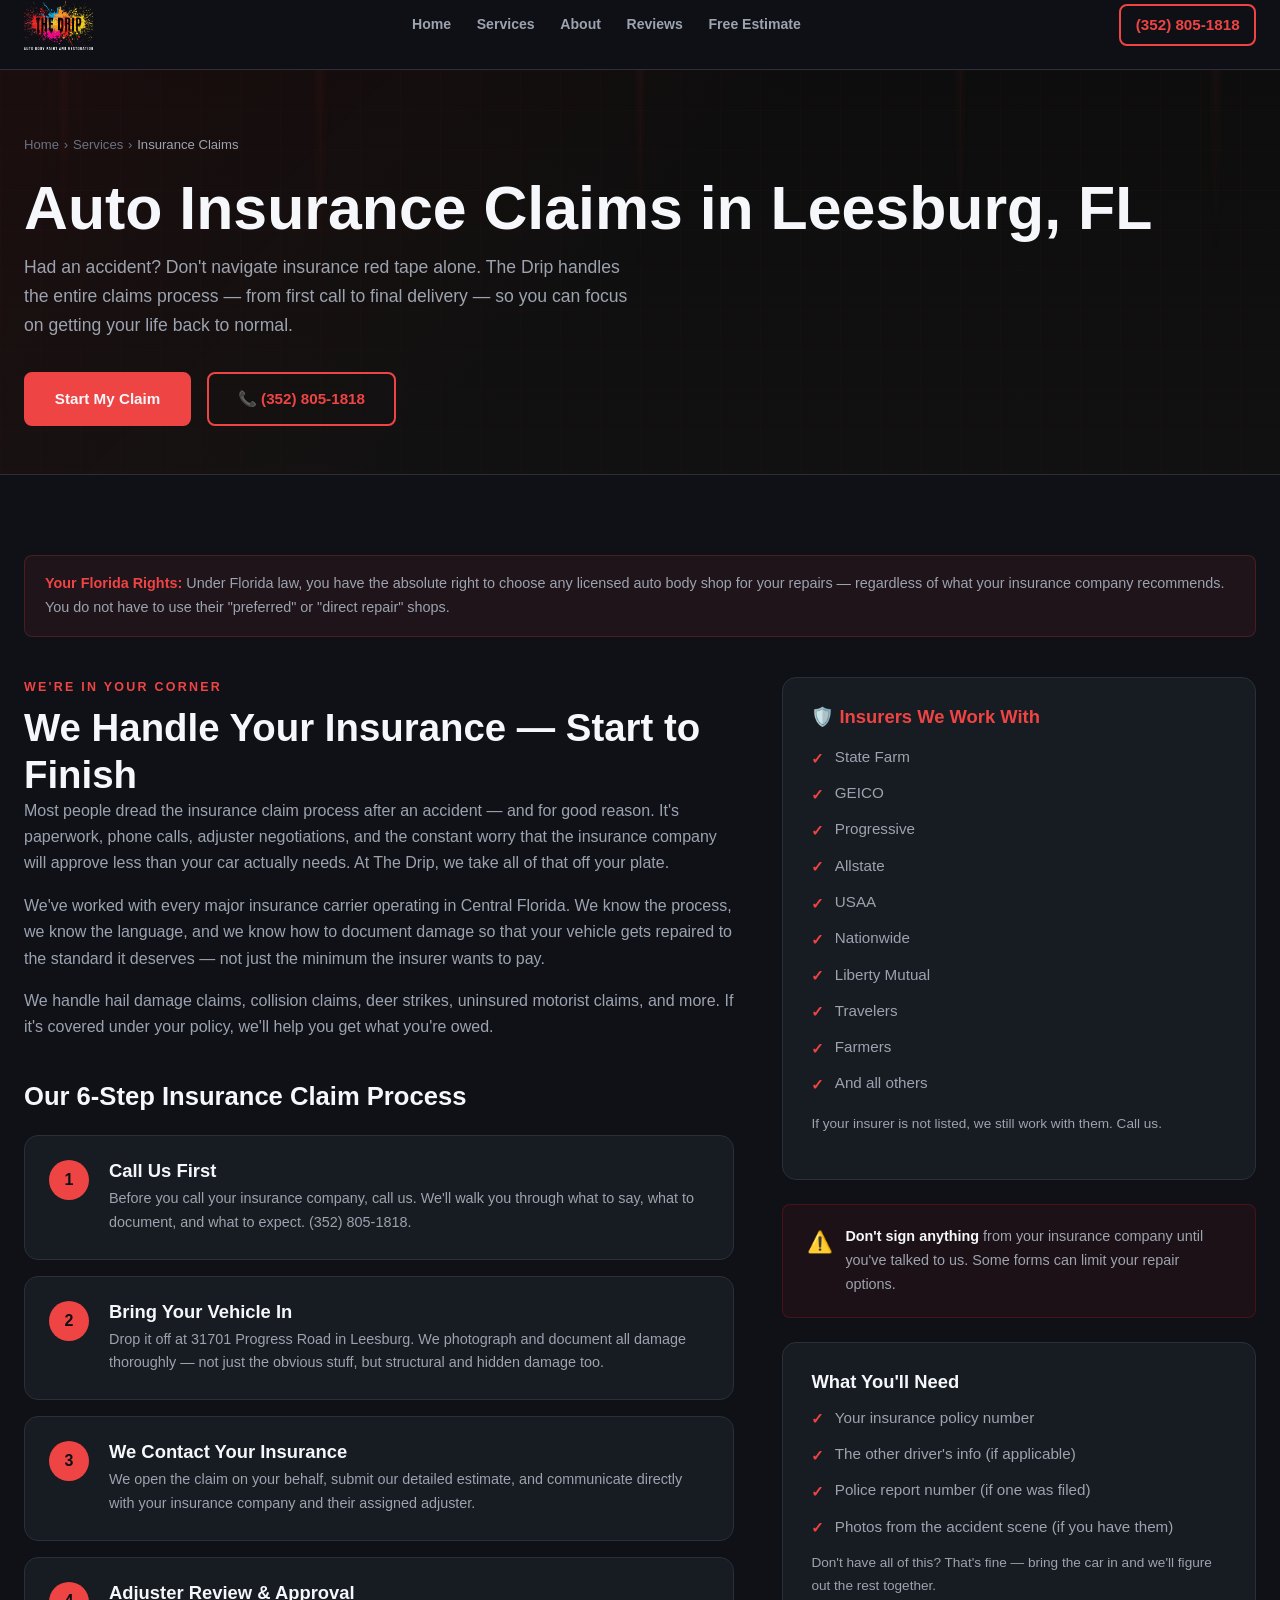
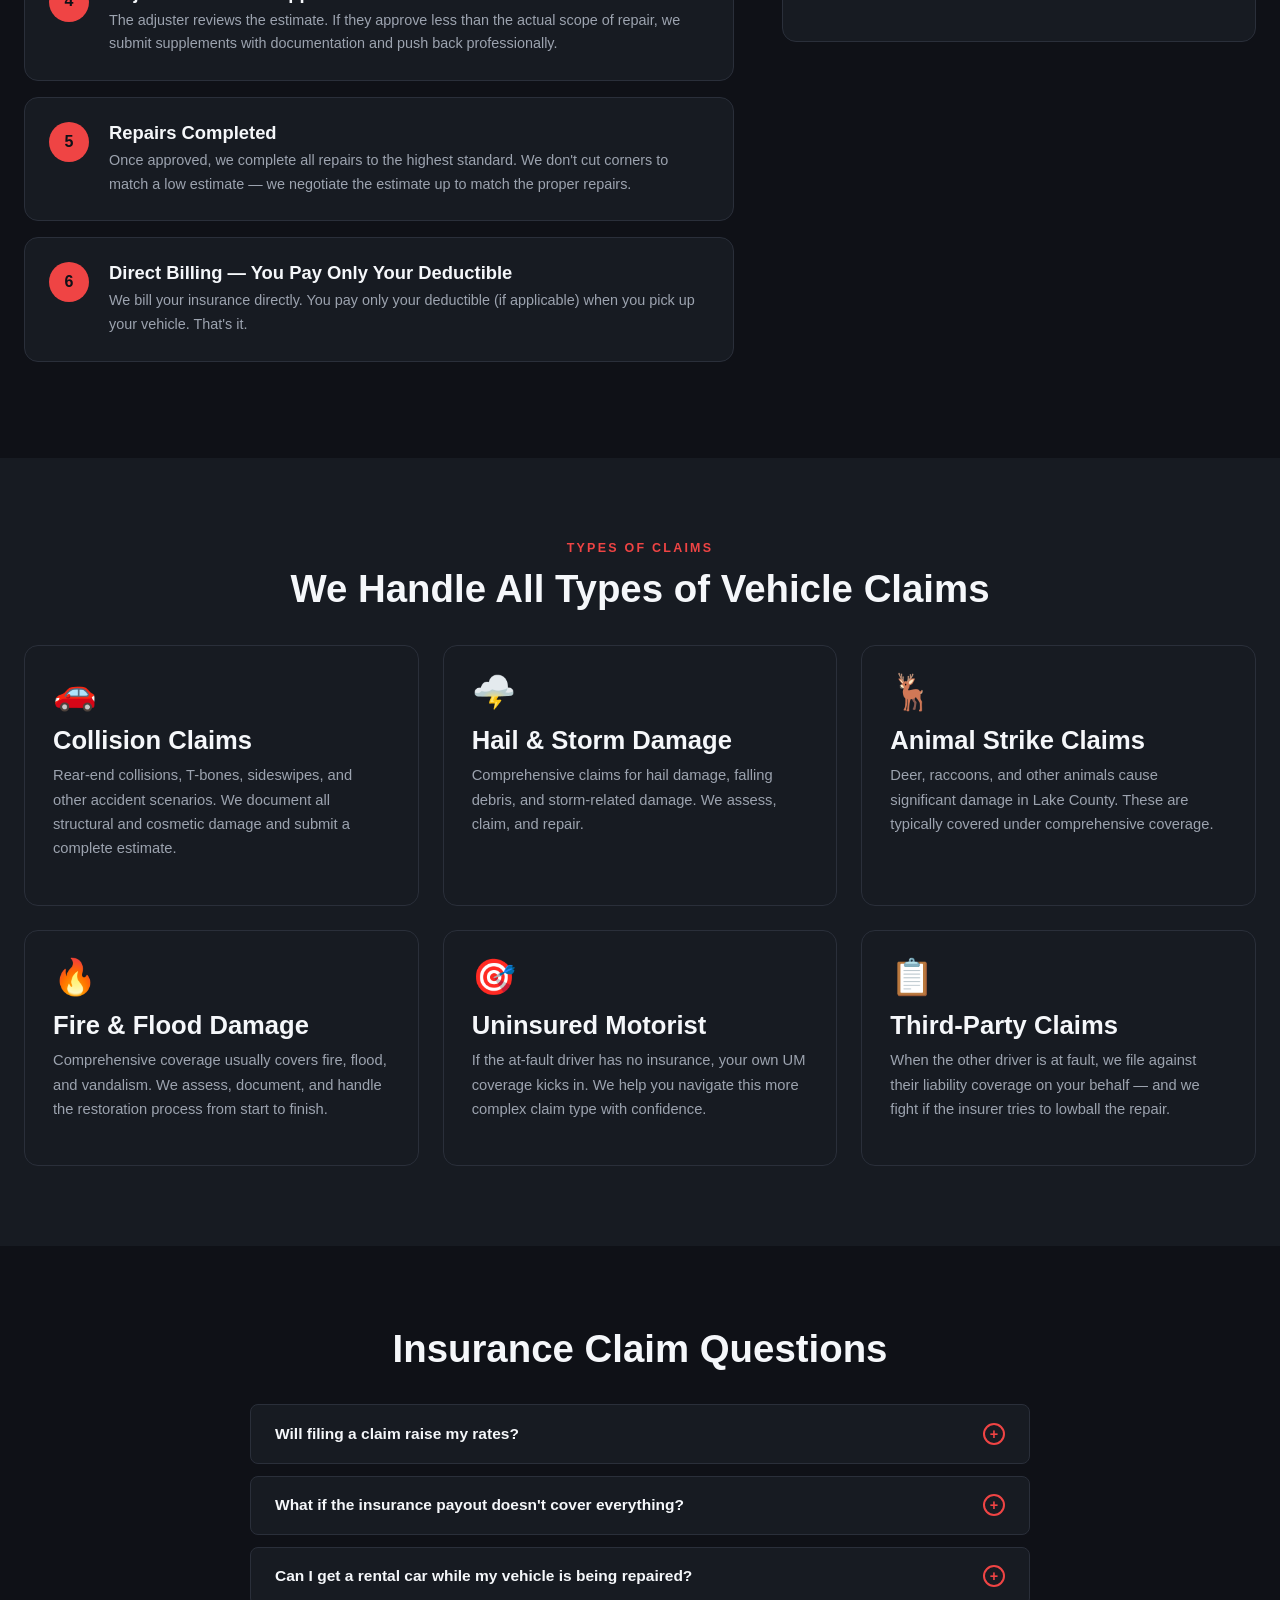
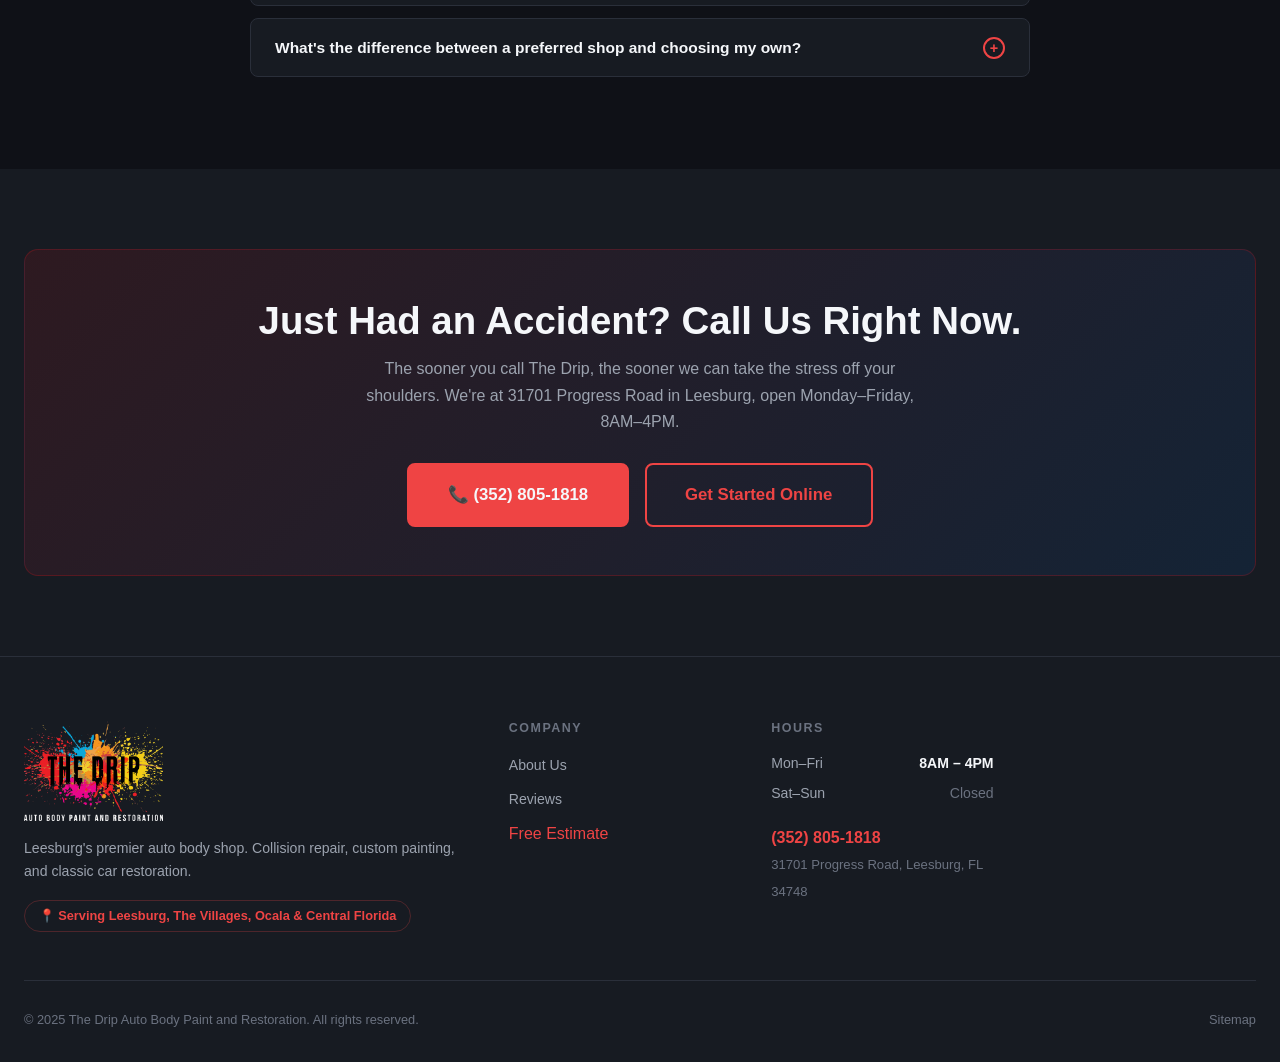
<file: insurance-claims.html>
<!DOCTYPE html>
<html lang="en">
<head>
  <meta charset="UTF-8" />
  <meta name="viewport" content="width=device-width, initial-scale=1.0" />
  <title>Auto Insurance Claims Leesburg FL | The Drip Auto Body — We Handle Everything</title>
  <meta name="description" content="The Drip Auto Body in Leesburg, FL handles your entire insurance claim — filing, adjuster communication, supplements &amp; direct billing. All major insurers accepted. Free estimates. (352) 805-1818." />
  <meta name="keywords" content="insurance claim auto body Leesburg FL, collision insurance repair Lake County, accident claim The Villages FL, direct insurance billing Leesburg, insurance approved auto body Central Florida" />
  <link rel="canonical" href="https://www.dripautomotive.com/insurance-claims" />
  <meta property="og:type" content="website" />
  <meta property="og:title" content="Auto Insurance Claims | The Drip Auto Body Leesburg FL" />
  <meta property="og:description" content="Had an accident? We handle the insurance claim for you. Direct billing, adjuster communication, supplement negotiations. All major insurers. (352) 805-1818." />
  <meta property="og:image" content="https://www.dripautomotive.com/images/og-image.jpg" />
  <meta property="og:url" content="https://www.dripautomotive.com/insurance-claims" />
  <link rel="icon" href="favicon.ico" type="image/x-icon">
  <link rel="apple-touch-icon" href="apple-touch-icon.png">
  <link rel="stylesheet" href="style.css" />
  <script type="application/ld+json">
  {"@context":"https://schema.org","@type":"AutoBodyShop","name":"The Drip Auto Body Paint and Restoration","url":"https://www.dripautomotive.com","telephone":"+13528051818","address":{"@type":"PostalAddress","streetAddress":"31701 Progress Road","addressLocality":"Leesburg","addressRegion":"FL","postalCode":"34748","addressCountry":"US"},"geo":{"@type":"GeoCoordinates","latitude":28.8116,"longitude":-81.8784},"openingHoursSpecification":[{"@type":"OpeningHoursSpecification","dayOfWeek":["Monday","Tuesday","Wednesday","Thursday","Friday"],"opens":"08:00","closes":"16:00"}]}
  </script>
<!-- Meta Pixel Code -->
  <script>
    !function(f,b,e,v,n,t,s)
    {if(f.fbq)return;n=f.fbq=function(){n.callMethod?
    n.callMethod.apply(n,arguments):n.queue.push(arguments)};
    if(!f._fbq)f._fbq=n;n.push=n;n.loaded=!0;n.version="2.0";
    n.queue=[];t=b.createElement(e);t.async=!0;
    t.src=v;s=b.getElementsByTagName(e)[0];
    s.parentNode.insertBefore(t,s)}(window, document,"script",
    "https://connect.facebook.net/en_US/fbevents.js");
    fbq("init", "970437355994848");
    fbq("track", "PageView");
  </script>
  <noscript><img height="1" width="1" style="display:none"
    src="https://www.facebook.com/tr?id=970437355994848&ev=PageView&noscript=1"
  /></noscript>
  <!-- End Meta Pixel Code -->
</head>
<body>
  <div class="paint-drips" aria-hidden="true"></div>
  <header id="site-header" role="banner">
    <div class="container">
      <nav class="nav-inner" aria-label="Main navigation">
        <a href="/" class="nav-logo" aria-label="The Drip Auto Body — Home"><img src="logo.png" alt="The Drip Auto Body Paint and Restoration" class="nav-logo-img"></a>
          <ul class="nav-links" role="list">
          <li><a href="/">Home</a></li><li><a href="services">Services</a></li><li><a href="about">About</a></li><li><a href="reviews">Reviews</a></li>
              <a href="contact">Free Estimate</a></li>
        </ul>
        <a href="tel:+13528051818" class="nav-phone">(352) 805-1818</a>
        <button class="nav-toggle" id="nav-toggle" aria-expanded="false" aria-label="Toggle navigation"><span></span><span></span><span></span></button>
      </nav>
    </div>
  </header>
  <nav id="mobile-nav">
    <a href="tel:+13528051818" class="mobile-phone">📞 Call (352) 805-1818</a>
  </nav>

  <main class="page-content">
    <section class="page-hero">
      <div class="container page-hero-content">
        <nav class="breadcrumb" aria-label="Breadcrumb">
          <a href="/">Home</a><span class="sep">›</span><a href="services">Services</a><span class="sep">›</span><span class="current">Insurance Claims</span>
        </nav>
        <h1>Auto Insurance Claims in Leesburg, FL</h1>
        <p class="lead">Had an accident? Don't navigate insurance red tape alone. The Drip handles the entire claims process — from first call to final delivery — so you can focus on getting your life back to normal.</p>
        <div class="btn-group mt-2">
          <a href="contact" class="btn btn-primary">Start My Claim</a>
          <a href="tel:+13528051818" class="btn btn-outline">📞 (352) 805-1818</a>
        </div>
      </div>
    </section>

    <!-- Know Your Rights -->
    <section class="section">
      <div class="container">
        <div class="notice" style="margin-bottom:2.5rem;">
          <strong>Your Florida Rights:</strong> Under Florida law, you have the absolute right to choose any licensed auto body shop for your repairs — regardless of what your insurance company recommends. You do not have to use their "preferred" or "direct repair" shops.
        </div>
        <div class="content-cols wide-left">
          <div>
            <span class="section-label">We're in Your Corner</span>
            <h2>We Handle Your Insurance — Start to Finish</h2>
            <p>Most people dread the insurance claim process after an accident — and for good reason. It's paperwork, phone calls, adjuster negotiations, and the constant worry that the insurance company will approve less than your car actually needs. At The Drip, we take all of that off your plate.</p>
            <p>We've worked with every major insurance carrier operating in Central Florida. We know the process, we know the language, and we know how to document damage so that your vehicle gets repaired to the standard it deserves — not just the minimum the insurer wants to pay.</p>
            <p>We handle hail damage claims, collision claims, deer strikes, uninsured motorist claims, and more. If it's covered under your policy, we'll help you get what you're owed.</p>

            <h3 style="margin-top:2.5rem;">Our 6-Step Insurance Claim Process</h3>
            <div style="margin-top:1.5rem;">
              <div class="ins-step">
                <div class="ins-step-num">1</div>
                <div class="ins-step-body">
                  <h4>Call Us First</h4>
                  <p>Before you call your insurance company, call us. We'll walk you through what to say, what to document, and what to expect. (352) 805-1818.</p>
                </div>
              </div>
              <div class="ins-step">
                <div class="ins-step-num">2</div>
                <div class="ins-step-body">
                  <h4>Bring Your Vehicle In</h4>
                  <p>Drop it off at 31701 Progress Road in Leesburg. We photograph and document all damage thoroughly — not just the obvious stuff, but structural and hidden damage too.</p>
                </div>
              </div>
              <div class="ins-step">
                <div class="ins-step-num">3</div>
                <div class="ins-step-body">
                  <h4>We Contact Your Insurance</h4>
                  <p>We open the claim on your behalf, submit our detailed estimate, and communicate directly with your insurance company and their assigned adjuster.</p>
                </div>
              </div>
              <div class="ins-step">
                <div class="ins-step-num">4</div>
                <div class="ins-step-body">
                  <h4>Adjuster Review &amp; Approval</h4>
                  <p>The adjuster reviews the estimate. If they approve less than the actual scope of repair, we submit supplements with documentation and push back professionally.</p>
                </div>
              </div>
              <div class="ins-step">
                <div class="ins-step-num">5</div>
                <div class="ins-step-body">
                  <h4>Repairs Completed</h4>
                  <p>Once approved, we complete all repairs to the highest standard. We don't cut corners to match a low estimate — we negotiate the estimate up to match the proper repairs.</p>
                </div>
              </div>
              <div class="ins-step">
                <div class="ins-step-num">6</div>
                <div class="ins-step-body">
                  <h4>Direct Billing — You Pay Only Your Deductible</h4>
                  <p>We bill your insurance directly. You pay only your deductible (if applicable) when you pick up your vehicle. That's it.</p>
                </div>
              </div>
            </div>
          </div>

          <div>
            <div class="card" style="margin-bottom:1.5rem;">
              <h4 style="color:var(--accent);margin-bottom:1rem;">🛡️ Insurers We Work With</h4>
              <ul class="check-list">
                <li>State Farm</li>
                <li>GEICO</li>
                <li>Progressive</li>
                <li>Allstate</li>
                <li>USAA</li>
                <li>Nationwide</li>
                <li>Liberty Mutual</li>
                <li>Travelers</li>
                <li>Farmers</li>
                <li>And all others</li>
              </ul>
              <p style="margin-top:1rem;font-size:0.85rem;">If your insurer is not listed, we still work with them. Call us.</p>
            </div>
            <div class="tip-box" style="margin-bottom:1.5rem;">
              <span class="tip-icon">⚠️</span>
              <p><strong style="color:var(--white);">Don't sign anything</strong> from your insurance company until you've talked to us. Some forms can limit your repair options.</p>
            </div>
            <div class="card">
              <h4 style="margin-bottom:0.75rem;">What You'll Need</h4>
              <ul class="check-list">
                <li>Your insurance policy number</li>
                <li>The other driver's info (if applicable)</li>
                <li>Police report number (if one was filed)</li>
                <li>Photos from the accident scene (if you have them)</li>
              </ul>
              <p style="font-size:0.85rem;margin-top:0.75rem;">Don't have all of this? That's fine — bring the car in and we'll figure out the rest together.</p>
            </div>
          </div>
        </div>
      </div>
    </section>

    <!-- Types of Claims -->
    <section class="section section-alt">
      <div class="container">
        <div class="section-center mb-2">
          <span class="section-label">Types of Claims</span>
          <h2>We Handle All Types of Vehicle Claims</h2>
        </div>
        <div class="grid-3 mt-2">
          <div class="card">
            <span class="card-icon">🚗</span>
            <h3>Collision Claims</h3>
            <p>Rear-end collisions, T-bones, sideswipes, and other accident scenarios. We document all structural and cosmetic damage and submit a complete estimate.</p>
          </div>
          <div class="card">
            <span class="card-icon">🌩️</span>
            <h3>Hail &amp; Storm Damage</h3>
            <p>Comprehensive claims for hail damage, falling debris, and storm-related damage. We assess, claim, and repair.</p>
          </div>
          <div class="card">
            <span class="card-icon">🦌</span>
            <h3>Animal Strike Claims</h3>
            <p>Deer, raccoons, and other animals cause significant damage in Lake County. These are typically covered under comprehensive coverage.</p>
          </div>
          <div class="card">
            <span class="card-icon">🔥</span>
            <h3>Fire &amp; Flood Damage</h3>
            <p>Comprehensive coverage usually covers fire, flood, and vandalism. We assess, document, and handle the restoration process from start to finish.</p>
          </div>
          <div class="card">
            <span class="card-icon">🎯</span>
            <h3>Uninsured Motorist</h3>
            <p>If the at-fault driver has no insurance, your own UM coverage kicks in. We help you navigate this more complex claim type with confidence.</p>
          </div>
          <div class="card">
            <span class="card-icon">📋</span>
            <h3>Third-Party Claims</h3>
            <p>When the other driver is at fault, we file against their liability coverage on your behalf — and we fight if the insurer tries to lowball the repair.</p>
          </div>
        </div>
      </div>
    </section>

    <!-- FAQ -->
    <section class="section">
      <div class="container">
        <div class="section-center mb-2"><h2>Insurance Claim Questions</h2></div>
        <div style="max-width:780px;margin:0 auto;">
          <div class="faq-item">
            <button class="faq-q">Will filing a claim raise my rates? <span class="faq-icon">+</span></button>
            <div class="faq-a">That depends on your policy, your insurer, and who was at fault. If the accident was not your fault, your rates typically are not affected. We recommend calling your insurer's claims line to ask before filing — but we're happy to advise you through that conversation too.</div>
          </div>
          <div class="faq-item">
            <button class="faq-q">What if the insurance payout doesn't cover everything? <span class="faq-icon">+</span></button>
            <div class="faq-a">This is why we handle the claim process directly. If an adjuster's initial estimate is short, we submit documented supplements with photos, line-item justifications, and OEM part pricing. We have a strong track record of getting claims approved at the level the repairs actually require.</div>
          </div>
          <div class="faq-item">
            <button class="faq-q">Can I get a rental car while my vehicle is being repaired? <span class="faq-icon">+</span></button>
            <div class="faq-a">If you have rental reimbursement coverage, yes. We can help you coordinate with your insurer to activate rental coverage when you drop your vehicle off. We also work with local rental companies if you need a direct referral.</div>
          </div>
          <div class="faq-item">
            <button class="faq-q">What's the difference between a preferred shop and choosing my own? <span class="faq-icon">+</span></button>
            <div class="faq-a">Insurance "preferred" or "DRP" (Direct Repair Program) shops have agreed to lower labor rates and sometimes use cheaper parts in exchange for being referred by the insurer. When you choose The Drip, we work for YOU — not for the insurance company. We fight for proper repairs and quality parts.</div>
          </div>
        </div>
      </div>
    </section>

    <section class="section section-alt">
      <div class="container">
        <div class="cta-banner">
          <h2>Just Had an Accident? Call Us Right Now.</h2>
          <p>The sooner you call The Drip, the sooner we can take the stress off your shoulders. We're at 31701 Progress Road in Leesburg, open Monday–Friday, 8AM–4PM.</p>
          <div class="btn-group" style="justify-content:center;">
            <a href="tel:+13528051818" class="btn btn-primary btn-lg">📞 (352) 805-1818</a>
            <a href="contact" class="btn btn-outline btn-lg">Get Started Online</a>
          </div>
        </div>
      </div>
    </section>
  </main>

  <footer id="site-footer" role="contentinfo">
    <div class="container">
      <div class="footer-grid">
        <div class="footer-brand">
          <img src="logo.png" alt="The Drip Auto Body Paint and Restoration" class="footer-logo-img">
          <p>Leesburg's premier auto body shop. Collision repair, custom painting, and classic car restoration.</p>
          <span class="footer-tagline">📍 Serving Leesburg, The Villages, Ocala &amp; Central Florida</span>
        </div>
        <div class="footer-col"><h5>Company</h5><ul><li><a href="about">About Us</a></li><li><a href="reviews">Reviews</a></li>
              <a href="contact">Free Estimate</a></li></ul></div>
        <div class="footer-col footer-hours">
          <h5>Hours</h5>
          <p><span class="hours-day">Mon–Fri</span><span class="hours-time">8AM – 4PM</span></p>
          <p><span class="hours-day">Sat–Sun</span><span class="hours-closed">Closed</span></p>
          <div style="margin-top:1.25rem;"><a href="tel:+13528051818" style="color:var(--accent);font-weight:700;">(352) 805-1818</a><br><span style="font-size:0.82rem;color:var(--text-dim);">31701 Progress Road, Leesburg, FL 34748</span></div>
        </div>
      </div>
      <div class="footer-bottom">
        <p>&copy; 2025 The Drip Auto Body Paint and Restoration. All rights reserved.</p>
        <p><a href="sitemap.xml">Sitemap</a></p>
      </div>
    </div>
  </footer>
  <a href="tel:+13528051818" class="float-cta">📞 Call Now</a>
  <script src="script.js"></script>
</body>
</html>
</file>
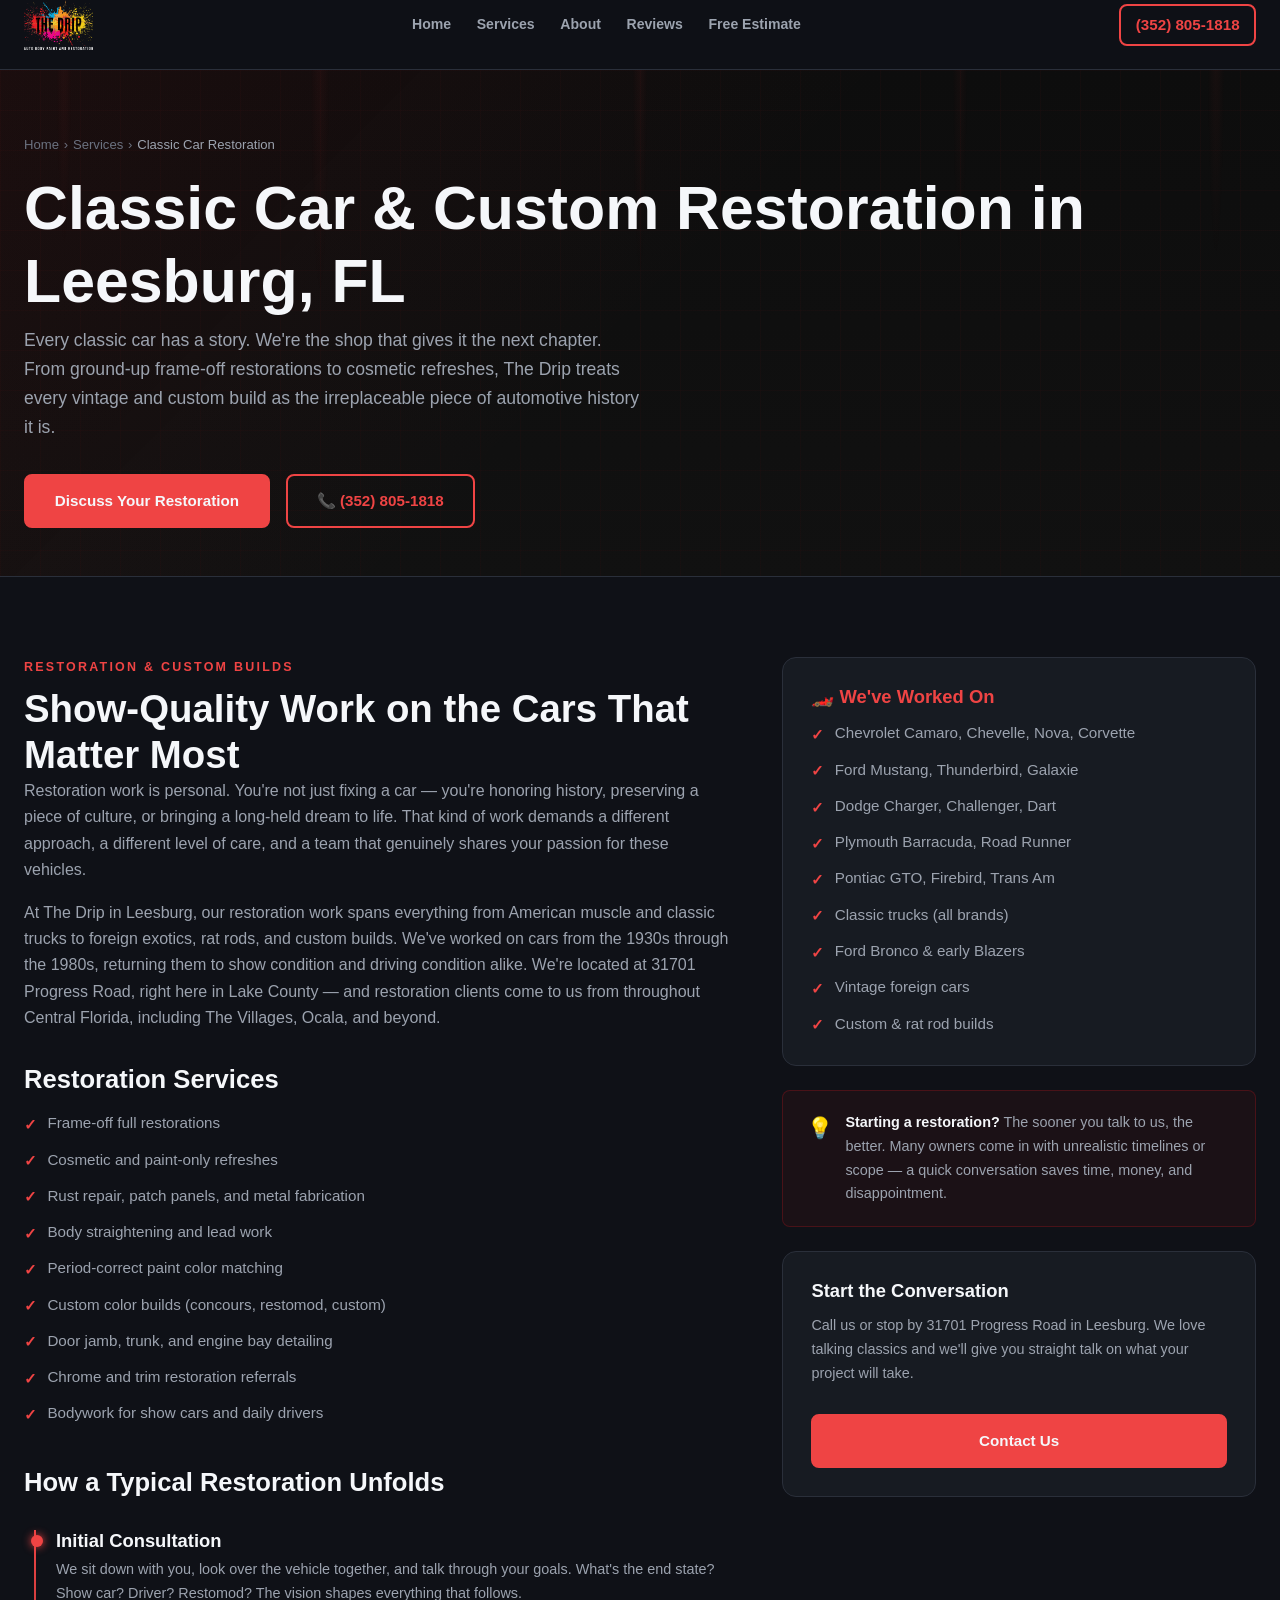
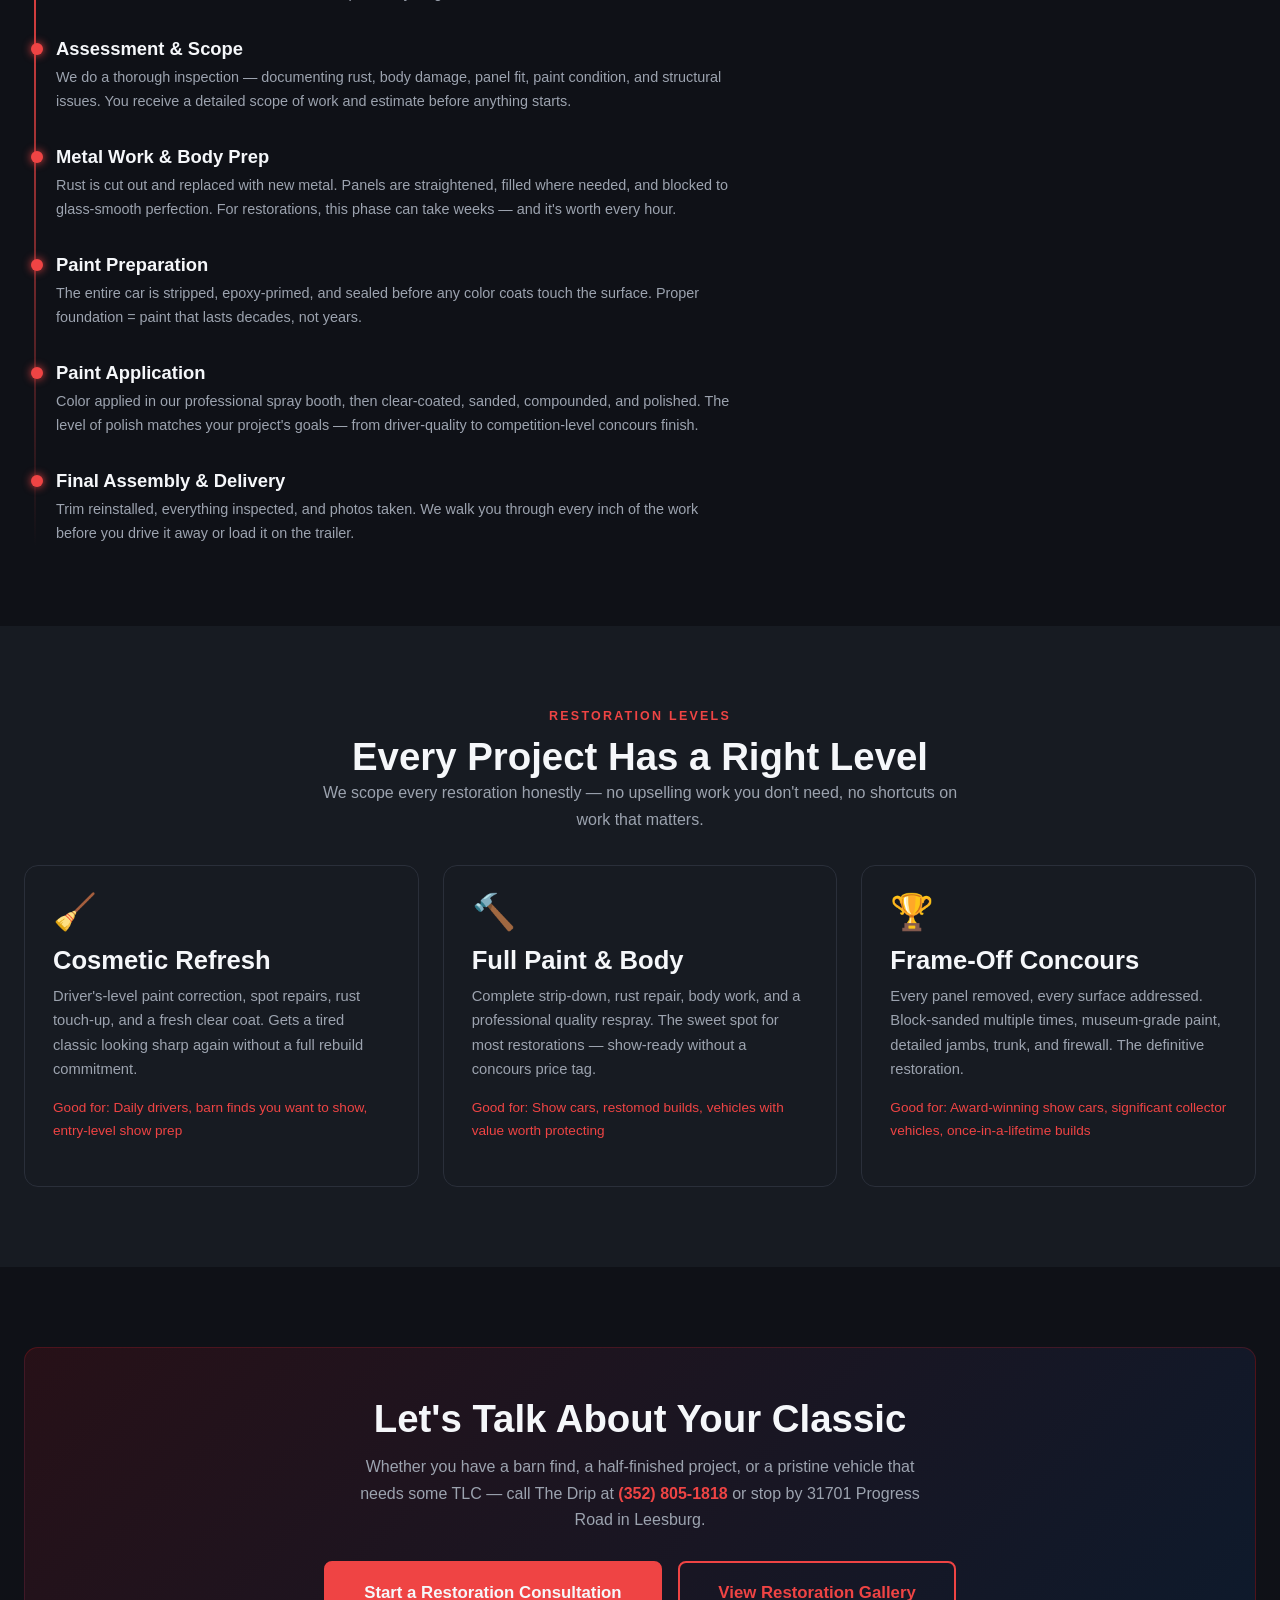
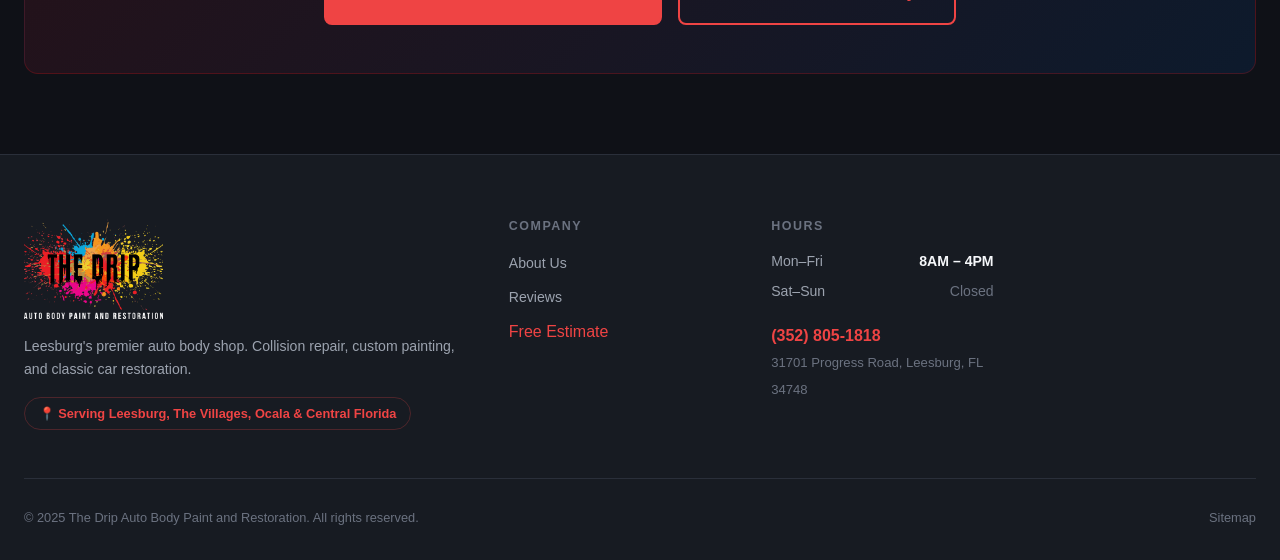
<file: restoration.html>
<!DOCTYPE html>
<html lang="en">
<head>
  <meta charset="UTF-8" />
  <meta name="viewport" content="width=device-width, initial-scale=1.0" />
  <title>Classic Car Restoration Leesburg FL | The Drip Auto Body Paint &amp; Restoration</title>
  <meta name="description" content="Expert classic car and custom vehicle restoration in Leesburg, FL. Frame-off rebuilds, cosmetic refreshes, rust repair, and show-quality paint work. Serving Lake County, The Villages &amp; Central Florida." />
  <meta name="keywords" content="classic car restoration Leesburg FL, vintage car restoration Lake County, custom car paint Central Florida, muscle car restoration FL, antique car restoration The Villages" />
  <link rel="canonical" href="https://www.dripautomotive.com/restoration" />
  <meta property="og:type" content="website" />
  <meta property="og:title" content="Classic Car Restoration Leesburg FL | The Drip Auto Body" />
  <meta property="og:description" content="Frame-off restorations, cosmetic refreshes, rust repair, and show-quality paint for classic and custom vehicles in Leesburg, FL." />
  <meta property="og:image" content="https://www.dripautomotive.com/images/og-image.jpg" />
  <meta property="og:url" content="https://www.dripautomotive.com/restoration" />
  <link rel="icon" href="favicon.ico" type="image/x-icon">
  <link rel="apple-touch-icon" href="apple-touch-icon.png">
  <link rel="stylesheet" href="style.css" />
  <script type="application/ld+json">
  {"@context":"https://schema.org","@type":"AutoBodyShop","name":"The Drip Auto Body Paint and Restoration","url":"https://www.dripautomotive.com","telephone":"+13528051818","address":{"@type":"PostalAddress","streetAddress":"31701 Progress Road","addressLocality":"Leesburg","addressRegion":"FL","postalCode":"34748","addressCountry":"US"},"geo":{"@type":"GeoCoordinates","latitude":28.8116,"longitude":-81.8784},"openingHoursSpecification":[{"@type":"OpeningHoursSpecification","dayOfWeek":["Monday","Tuesday","Wednesday","Thursday","Friday"],"opens":"08:00","closes":"16:00"}]}
  </script>
<!-- Meta Pixel Code -->
  <script>
    !function(f,b,e,v,n,t,s)
    {if(f.fbq)return;n=f.fbq=function(){n.callMethod?
    n.callMethod.apply(n,arguments):n.queue.push(arguments)};
    if(!f._fbq)f._fbq=n;n.push=n;n.loaded=!0;n.version="2.0";
    n.queue=[];t=b.createElement(e);t.async=!0;
    t.src=v;s=b.getElementsByTagName(e)[0];
    s.parentNode.insertBefore(t,s)}(window, document,"script",
    "https://connect.facebook.net/en_US/fbevents.js");
    fbq("init", "970437355994848");
    fbq("track", "PageView");
  </script>
  <noscript><img height="1" width="1" style="display:none"
    src="https://www.facebook.com/tr?id=970437355994848&ev=PageView&noscript=1"
  /></noscript>
  <!-- End Meta Pixel Code -->
</head>
<body>
  <div class="paint-drips" aria-hidden="true"></div>
  <header id="site-header" role="banner">
    <div class="container">
      <nav class="nav-inner" aria-label="Main navigation">
        <a href="/" class="nav-logo" aria-label="The Drip Auto Body — Home"><img src="logo.png" alt="The Drip Auto Body Paint and Restoration" class="nav-logo-img"></a>
          <ul class="nav-links" role="list">
          <li><a href="/">Home</a></li><li><a href="services">Services</a></li><li><a href="about">About</a></li><li><a href="reviews">Reviews</a></li>
              <a href="contact">Free Estimate</a></li>
        </ul>
        <a href="tel:+13528051818" class="nav-phone">(352) 805-1818</a>
        <button class="nav-toggle" id="nav-toggle" aria-expanded="false" aria-label="Toggle navigation"><span></span><span></span><span></span></button>
      </nav>
    </div>
  </header>
  <nav id="mobile-nav">
    <a href="tel:+13528051818" class="mobile-phone">📞 Call (352) 805-1818</a>
  </nav>

  <main class="page-content">
    <section class="page-hero">
      <div class="container page-hero-content">
        <nav class="breadcrumb" aria-label="Breadcrumb">
          <a href="/">Home</a><span class="sep">›</span><a href="services">Services</a><span class="sep">›</span><span class="current">Classic Car Restoration</span>
        </nav>
        <h1>Classic Car &amp; Custom Restoration in Leesburg, FL</h1>
        <p class="lead">Every classic car has a story. We're the shop that gives it the next chapter. From ground-up frame-off restorations to cosmetic refreshes, The Drip treats every vintage and custom build as the irreplaceable piece of automotive history it is.</p>
        <div class="btn-group mt-2">
          <a href="contact" class="btn btn-primary">Discuss Your Restoration</a>
          <a href="tel:+13528051818" class="btn btn-outline">📞 (352) 805-1818</a>
        </div>
      </div>
    </section>

    <!-- Main Content -->
    <section class="section">
      <div class="container">
        <div class="content-cols wide-left">
          <div>
            <span class="section-label">Restoration &amp; Custom Builds</span>
            <h2>Show-Quality Work on the Cars That Matter Most</h2>
            <p>Restoration work is personal. You're not just fixing a car — you're honoring history, preserving a piece of culture, or bringing a long-held dream to life. That kind of work demands a different approach, a different level of care, and a team that genuinely shares your passion for these vehicles.</p>
            <p>At The Drip in Leesburg, our restoration work spans everything from American muscle and classic trucks to foreign exotics, rat rods, and custom builds. We've worked on cars from the 1930s through the 1980s, returning them to show condition and driving condition alike. We're located at 31701 Progress Road, right here in Lake County — and restoration clients come to us from throughout Central Florida, including The Villages, Ocala, and beyond.</p>

            <h3 style="margin-top:2rem;">Restoration Services</h3>
            <ul class="check-list mt-1">
              <li>Frame-off full restorations</li>
              <li>Cosmetic and paint-only refreshes</li>
              <li>Rust repair, patch panels, and metal fabrication</li>
              <li>Body straightening and lead work</li>
              <li>Period-correct paint color matching</li>
              <li>Custom color builds (concours, restomod, custom)</li>
              <li>Door jamb, trunk, and engine bay detailing</li>
              <li>Chrome and trim restoration referrals</li>
              <li>Bodywork for show cars and daily drivers</li>
            </ul>

            <h3 style="margin-top:2.5rem;">How a Typical Restoration Unfolds</h3>
            <div class="timeline mt-2">
              <div class="timeline-item">
                <h4>Initial Consultation</h4>
                <p>We sit down with you, look over the vehicle together, and talk through your goals. What's the end state? Show car? Driver? Restomod? The vision shapes everything that follows.</p>
              </div>
              <div class="timeline-item">
                <h4>Assessment &amp; Scope</h4>
                <p>We do a thorough inspection — documenting rust, body damage, panel fit, paint condition, and structural issues. You receive a detailed scope of work and estimate before anything starts.</p>
              </div>
              <div class="timeline-item">
                <h4>Metal Work &amp; Body Prep</h4>
                <p>Rust is cut out and replaced with new metal. Panels are straightened, filled where needed, and blocked to glass-smooth perfection. For restorations, this phase can take weeks — and it's worth every hour.</p>
              </div>
              <div class="timeline-item">
                <h4>Paint Preparation</h4>
                <p>The entire car is stripped, epoxy-primed, and sealed before any color coats touch the surface. Proper foundation = paint that lasts decades, not years.</p>
              </div>
              <div class="timeline-item">
                <h4>Paint Application</h4>
                <p>Color applied in our professional spray booth, then clear-coated, sanded, compounded, and polished. The level of polish matches your project's goals — from driver-quality to competition-level concours finish.</p>
              </div>
              <div class="timeline-item" style="margin-bottom:0;">
                <h4>Final Assembly &amp; Delivery</h4>
                <p>Trim reinstalled, everything inspected, and photos taken. We walk you through every inch of the work before you drive it away or load it on the trailer.</p>
              </div>
            </div>
          </div>

          <div>
            <div class="card" style="margin-bottom:1.5rem;">
              <h4 style="color:var(--accent);margin-bottom:0.75rem;">🏎️ We've Worked On</h4>
              <ul class="check-list">
                <li>Chevrolet Camaro, Chevelle, Nova, Corvette</li>
                <li>Ford Mustang, Thunderbird, Galaxie</li>
                <li>Dodge Charger, Challenger, Dart</li>
                <li>Plymouth Barracuda, Road Runner</li>
                <li>Pontiac GTO, Firebird, Trans Am</li>
                <li>Classic trucks (all brands)</li>
                <li>Ford Bronco &amp; early Blazers</li>
                <li>Vintage foreign cars</li>
                <li>Custom &amp; rat rod builds</li>
              </ul>
            </div>
            <div class="tip-box" style="margin-bottom:1.5rem;">
              <span class="tip-icon">💡</span>
              <p><strong style="color:var(--white);">Starting a restoration?</strong> The sooner you talk to us, the better. Many owners come in with unrealistic timelines or scope — a quick conversation saves time, money, and disappointment.</p>
            </div>
            <div class="card">
              <h4 style="margin-bottom:0.75rem;">Start the Conversation</h4>
              <p style="font-size:0.9rem;">Call us or stop by 31701 Progress Road in Leesburg. We love talking classics and we'll give you straight talk on what your project will take.</p>
              <a href="contact" class="btn btn-primary w-full" style="justify-content:center;margin-top:0.75rem;">Contact Us</a>
            </div>
          </div>
        </div>
      </div>
    </section>

    <!-- Restoration Types -->
    <section class="section section-alt">
      <div class="container">
        <div class="section-center mb-2">
          <span class="section-label">Restoration Levels</span>
          <h2>Every Project Has a Right Level</h2>
          <p class="section-subtitle">We scope every restoration honestly — no upselling work you don't need, no shortcuts on work that matters.</p>
        </div>
        <div class="grid-3 mt-2">
          <div class="card">
            <span class="card-icon">🧹</span>
            <h3>Cosmetic Refresh</h3>
            <p>Driver's-level paint correction, spot repairs, rust touch-up, and a fresh clear coat. Gets a tired classic looking sharp again without a full rebuild commitment.</p>
            <p style="font-size:0.85rem;color:var(--accent);">Good for: Daily drivers, barn finds you want to show, entry-level show prep</p>
          </div>
          <div class="card">
            <span class="card-icon">🔨</span>
            <h3>Full Paint &amp; Body</h3>
            <p>Complete strip-down, rust repair, body work, and a professional quality respray. The sweet spot for most restorations — show-ready without a concours price tag.</p>
            <p style="font-size:0.85rem;color:var(--accent);">Good for: Show cars, restomod builds, vehicles with value worth protecting</p>
          </div>
          <div class="card">
            <span class="card-icon">🏆</span>
            <h3>Frame-Off Concours</h3>
            <p>Every panel removed, every surface addressed. Block-sanded multiple times, museum-grade paint, detailed jambs, trunk, and firewall. The definitive restoration.</p>
            <p style="font-size:0.85rem;color:var(--accent);">Good for: Award-winning show cars, significant collector vehicles, once-in-a-lifetime builds</p>
          </div>
        </div>
      </div>
    </section>

    <section class="section">
      <div class="container">
        <div class="cta-banner">
          <h2>Let's Talk About Your Classic</h2>
          <p>Whether you have a barn find, a half-finished project, or a pristine vehicle that needs some TLC — call The Drip at <strong style="color:var(--accent);">(352) 805-1818</strong> or stop by 31701 Progress Road in Leesburg.</p>
          <div class="btn-group" style="justify-content:center;">
            <a href="contact" class="btn btn-primary btn-lg">Start a Restoration Consultation</a>
            <a href="gallery" class="btn btn-outline btn-lg">View Restoration Gallery</a>
          </div>
        </div>
      </div>
    </section>
  </main>

  <footer id="site-footer" role="contentinfo">
    <div class="container">
      <div class="footer-grid">
        <div class="footer-brand">
          <img src="logo.png" alt="The Drip Auto Body Paint and Restoration" class="footer-logo-img">
          <p>Leesburg's premier auto body shop. Collision repair, custom painting, and classic car restoration.</p>
          <span class="footer-tagline">📍 Serving Leesburg, The Villages, Ocala &amp; Central Florida</span>
        </div>
        <div class="footer-col"><h5>Company</h5><ul><li><a href="about">About Us</a></li><li><a href="reviews">Reviews</a></li>
              <a href="contact">Free Estimate</a></li></ul></div>
        <div class="footer-col footer-hours">
          <h5>Hours</h5>
          <p><span class="hours-day">Mon–Fri</span><span class="hours-time">8AM – 4PM</span></p>
          <p><span class="hours-day">Sat–Sun</span><span class="hours-closed">Closed</span></p>
          <div style="margin-top:1.25rem;"><a href="tel:+13528051818" style="color:var(--accent);font-weight:700;">(352) 805-1818</a><br><span style="font-size:0.82rem;color:var(--text-dim);">31701 Progress Road, Leesburg, FL 34748</span></div>
        </div>
      </div>
      <div class="footer-bottom">
        <p>&copy; 2025 The Drip Auto Body Paint and Restoration. All rights reserved.</p>
        <p><a href="sitemap.xml">Sitemap</a></p>
      </div>
    </div>
  </footer>
  <a href="tel:+13528051818" class="float-cta">📞 Call Now</a>
  <script src="script.js"></script>
</body>
</html>
</file>
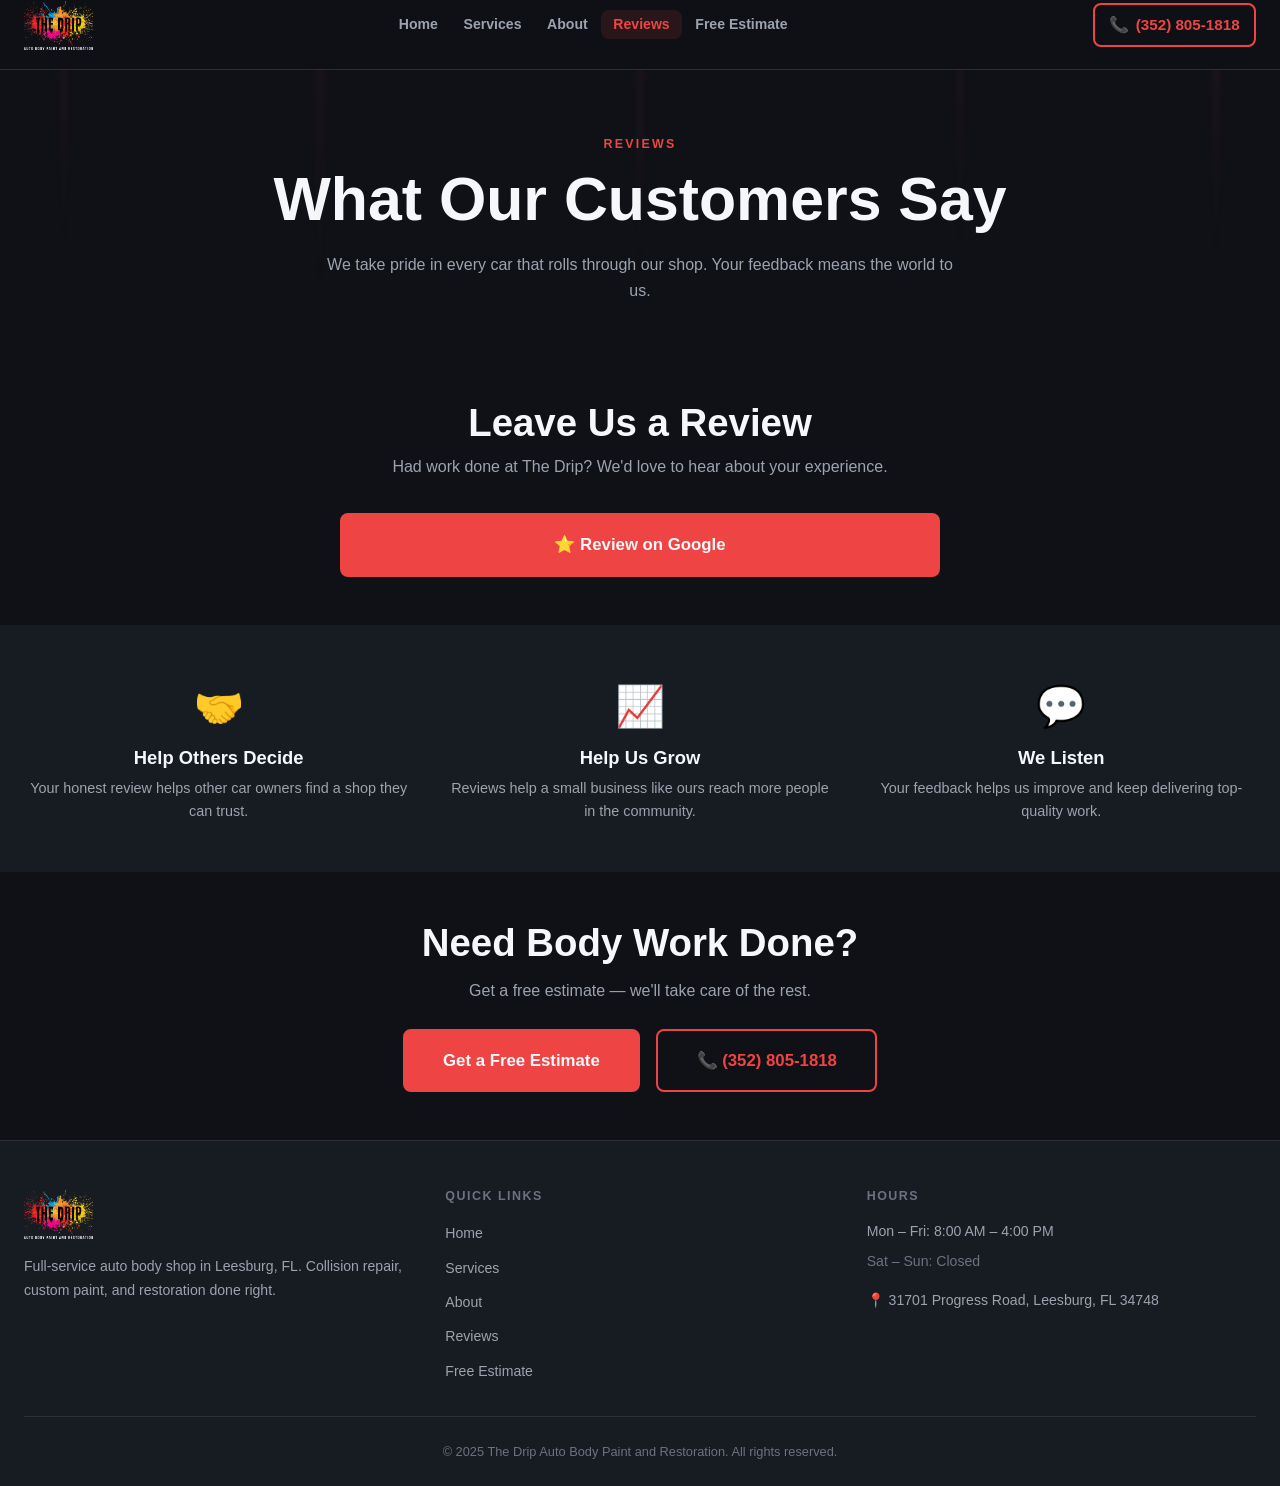
<file: reviews.html>
<!DOCTYPE html>
<html lang="en">
<head>
  <meta charset="UTF-8" />
  <meta name="viewport" content="width=device-width, initial-scale=1.0" />
  <title>Reviews | The Drip Auto Body Paint &amp; Restoration — Leesburg, FL</title>
  <meta name="description" content="Read reviews and leave your own for The Drip Auto Body Paint and Restoration in Leesburg, FL. Find us on Google." />
  <link rel="canonical" href="https://www.dripautomotive.com/reviews" />
  <meta property="og:type" content="website" />
  <meta property="og:title" content="Reviews | The Drip Auto Body — Leesburg FL" />
  <meta property="og:description" content="See what our customers say about The Drip Auto Body in Leesburg, FL. Leave a review on Google." />
  <meta property="og:url" content="https://www.dripautomotive.com/reviews" />
  <link rel="icon" href="favicon.ico" type="image/x-icon">
  <link rel="apple-touch-icon" href="apple-touch-icon.png">
  <link rel="stylesheet" href="style.css" />
<!-- Meta Pixel Code -->
  <script>
    !function(f,b,e,v,n,t,s)
    {if(f.fbq)return;n=f.fbq=function(){n.callMethod?
    n.callMethod.apply(n,arguments):n.queue.push(arguments)};
    if(!f._fbq)f._fbq=n;n.push=n;n.loaded=!0;n.version="2.0";
    n.queue=[];t=b.createElement(e);t.async=!0;
    t.src=v;s=b.getElementsByTagName(e)[0];
    s.parentNode.insertBefore(t,s)}(window, document,"script",
    "https://connect.facebook.net/en_US/fbevents.js");
    fbq("init", "970437355994848");
    fbq("track", "PageView");
  </script>
  <noscript><img height="1" width="1" style="display:none"
    src="https://www.facebook.com/tr?id=970437355994848&ev=PageView&noscript=1"
  /></noscript>
  <!-- End Meta Pixel Code -->
</head>
<body>
  <div class="paint-drips" aria-hidden="true"></div>

  <!-- ── Header ───────────────────────────────────────────── -->
  <header id="site-header" role="banner">
    <div class="container">
      <nav class="nav-inner" aria-label="Main navigation">
        <a href="/" class="nav-logo" aria-label="The Drip Auto Body — Home">
          <img src="logo.png" alt="The Drip Auto Body Paint and Restoration" class="nav-logo-img">
        </a>
        <ul class="nav-links" role="list">
          <li><a href="/">Home</a></li>
          <li><a href="services">Services</a></li>
          <li><a href="about">About</a></li>
          <li><a href="reviews" class="active">Reviews</a></li>
          <li><a href="contact">Free Estimate</a></li>
        </ul>
        <a href="tel:+13528051818" class="nav-phone" aria-label="Call us at (352) 805-1818">
          <span class="ph-icon">📞</span> (352) 805-1818
        </a>
        <button class="nav-toggle" id="nav-toggle" aria-expanded="false" aria-label="Toggle navigation">
          <span></span><span></span><span></span>
        </button>
      </nav>
    </div>
  </header>

  <!-- Mobile Nav -->
  <nav id="mobile-nav" aria-label="Mobile navigation">
    <a href="/">Home</a>
    <a href="services">Services</a>
    <a href="about">About</a>
    <a href="reviews">Reviews</a>
    <a href="contact">Free Estimate</a>
    <a href="tel:+13528051818" class="mobile-phone">📞 Call (352) 805-1818</a>
  </nav>

  <main class="page-content">

    <!-- ── Hero ─────────────────────────────────────────────── -->
    <section class="section" style="padding:4rem 0 2rem;">
      <div class="container section-center">
        <span class="section-label">Reviews</span>
        <h1 style="margin-bottom:1rem;">What Our Customers Say</h1>
        <p class="section-subtitle" style="margin:0 auto 2rem;">We take pride in every car that rolls through our shop. Your feedback means the world to us.</p>
      </div>
    </section>

    <!-- ── Leave a Review ───────────────────────────────────── -->
    <section style="padding:2rem 0 3rem;">
      <div class="container section-center">
        <h2 style="margin-bottom:0.5rem;">Leave Us a Review</h2>
        <p style="color:var(--text-muted);margin-bottom:2rem;">Had work done at The Drip? We'd love to hear about your experience.</p>
        <div style="display:flex;flex-wrap:wrap;justify-content:center;gap:1.5rem;max-width:600px;margin:0 auto;">
          <a href="https://g.page/r/CQnXDWRq3VCeEAI/review" target="_blank" rel="noopener" class="btn btn-primary btn-lg" style="flex:1;min-width:220px;justify-content:center;">
            ⭐ Review on Google
          </a>
        </div>
      </div>
    </section>

    <!-- ── Why Reviews Matter ───────────────────────────────── -->
    <section class="section-alt" style="padding:3rem 0;">
      <div class="container">
        <div class="grid-3" style="gap:2rem;text-align:center;">
          <div>
            <div style="font-size:2.5rem;margin-bottom:0.5rem;">🤝</div>
            <h4 style="margin-bottom:0.5rem;">Help Others Decide</h4>
            <p style="font-size:0.9rem;">Your honest review helps other car owners find a shop they can trust.</p>
          </div>
          <div>
            <div style="font-size:2.5rem;margin-bottom:0.5rem;">📈</div>
            <h4 style="margin-bottom:0.5rem;">Help Us Grow</h4>
            <p style="font-size:0.9rem;">Reviews help a small business like ours reach more people in the community.</p>
          </div>
          <div>
            <div style="font-size:2.5rem;margin-bottom:0.5rem;">💬</div>
            <h4 style="margin-bottom:0.5rem;">We Listen</h4>
            <p style="font-size:0.9rem;">Your feedback helps us improve and keep delivering top-quality work.</p>
          </div>
        </div>
      </div>
    </section>

    <!-- ── CTA ──────────────────────────────────────────────── -->
    <section class="section" style="padding:3rem 0;">
      <div class="container section-center">
        <h2 style="margin-bottom:0.75rem;">Need Body Work Done?</h2>
        <p style="color:var(--text-muted);margin-bottom:1.5rem;">Get a free estimate — we'll take care of the rest.</p>
        <div class="btn-group" style="justify-content:center;">
          <a href="contact" class="btn btn-primary btn-lg">Get a Free Estimate</a>
          <a href="tel:+13528051818" class="btn btn-outline btn-lg">📞 (352) 805-1818</a>
        </div>
      </div>
    </section>

  </main>

  <!-- ── Footer ─────────────────────────────────────────────── -->
  <footer style="background:var(--surface);border-top:1px solid var(--border);padding:3rem 0 1.5rem;">
    <div class="container">
      <div class="grid-3" style="gap:2rem;margin-bottom:2rem;">
        <div>
          <img src="logo.png" alt="The Drip Auto Body" style="height:50px;margin-bottom:1rem;">
          <p style="font-size:0.88rem;color:var(--text-muted);">Full-service auto body shop in Leesburg, FL. Collision repair, custom paint, and restoration done right.</p>
        </div>
        <div>
          <h5 style="font-size:0.78rem;font-weight:700;letter-spacing:0.12em;text-transform:uppercase;color:var(--text-dim);margin-bottom:1rem;">Quick Links</h5>
          <ul style="display:flex;flex-direction:column;gap:0.5rem;">
            <li><a href="/" style="font-size:0.88rem;color:var(--text-muted);">Home</a></li>
            <li><a href="services" style="font-size:0.88rem;color:var(--text-muted);">Services</a></li>
            <li><a href="about" style="font-size:0.88rem;color:var(--text-muted);">About</a></li>
            <li><a href="reviews" style="font-size:0.88rem;color:var(--text-muted);">Reviews</a></li>
            <li><a href="contact" style="font-size:0.88rem;color:var(--text-muted);">Free Estimate</a></li>
          </ul>
        </div>
        <div>
          <h5 style="font-size:0.78rem;font-weight:700;letter-spacing:0.12em;text-transform:uppercase;color:var(--text-dim);margin-bottom:1rem;">Hours</h5>
          <p style="font-size:0.88rem;color:var(--text-muted);margin-bottom:0.4rem;">Mon – Fri: 8:00 AM – 4:00 PM</p>
          <p style="font-size:0.88rem;color:var(--text-dim);margin-bottom:1rem;">Sat – Sun: Closed</p>
          <p style="font-size:0.88rem;color:var(--text-muted);">📍 31701 Progress Road, Leesburg, FL 34748</p>
        </div>
      </div>
      <div style="border-top:1px solid var(--border);padding-top:1.5rem;text-align:center;">
        <p style="font-size:0.8rem;color:var(--text-dim);margin-bottom:0;">© 2025 The Drip Auto Body Paint and Restoration. All rights reserved.</p>
      </div>
    </div>
  </footer>

  <script>
    // Nav toggle
    const toggle = document.getElementById('nav-toggle');
    const mobileNav = document.getElementById('mobile-nav');
    if (toggle && mobileNav) {
      toggle.addEventListener('click', () => {
        toggle.classList.toggle('open');
        mobileNav.classList.toggle('open');
      });
    }
    // Scroll shadow
    const header = document.getElementById('site-header');
    if (header) {
      window.addEventListener('scroll', () => {
        header.classList.toggle('scrolled', window.scrollY > 10);
      });
    }
  </script>
</body>
</html>
</file>
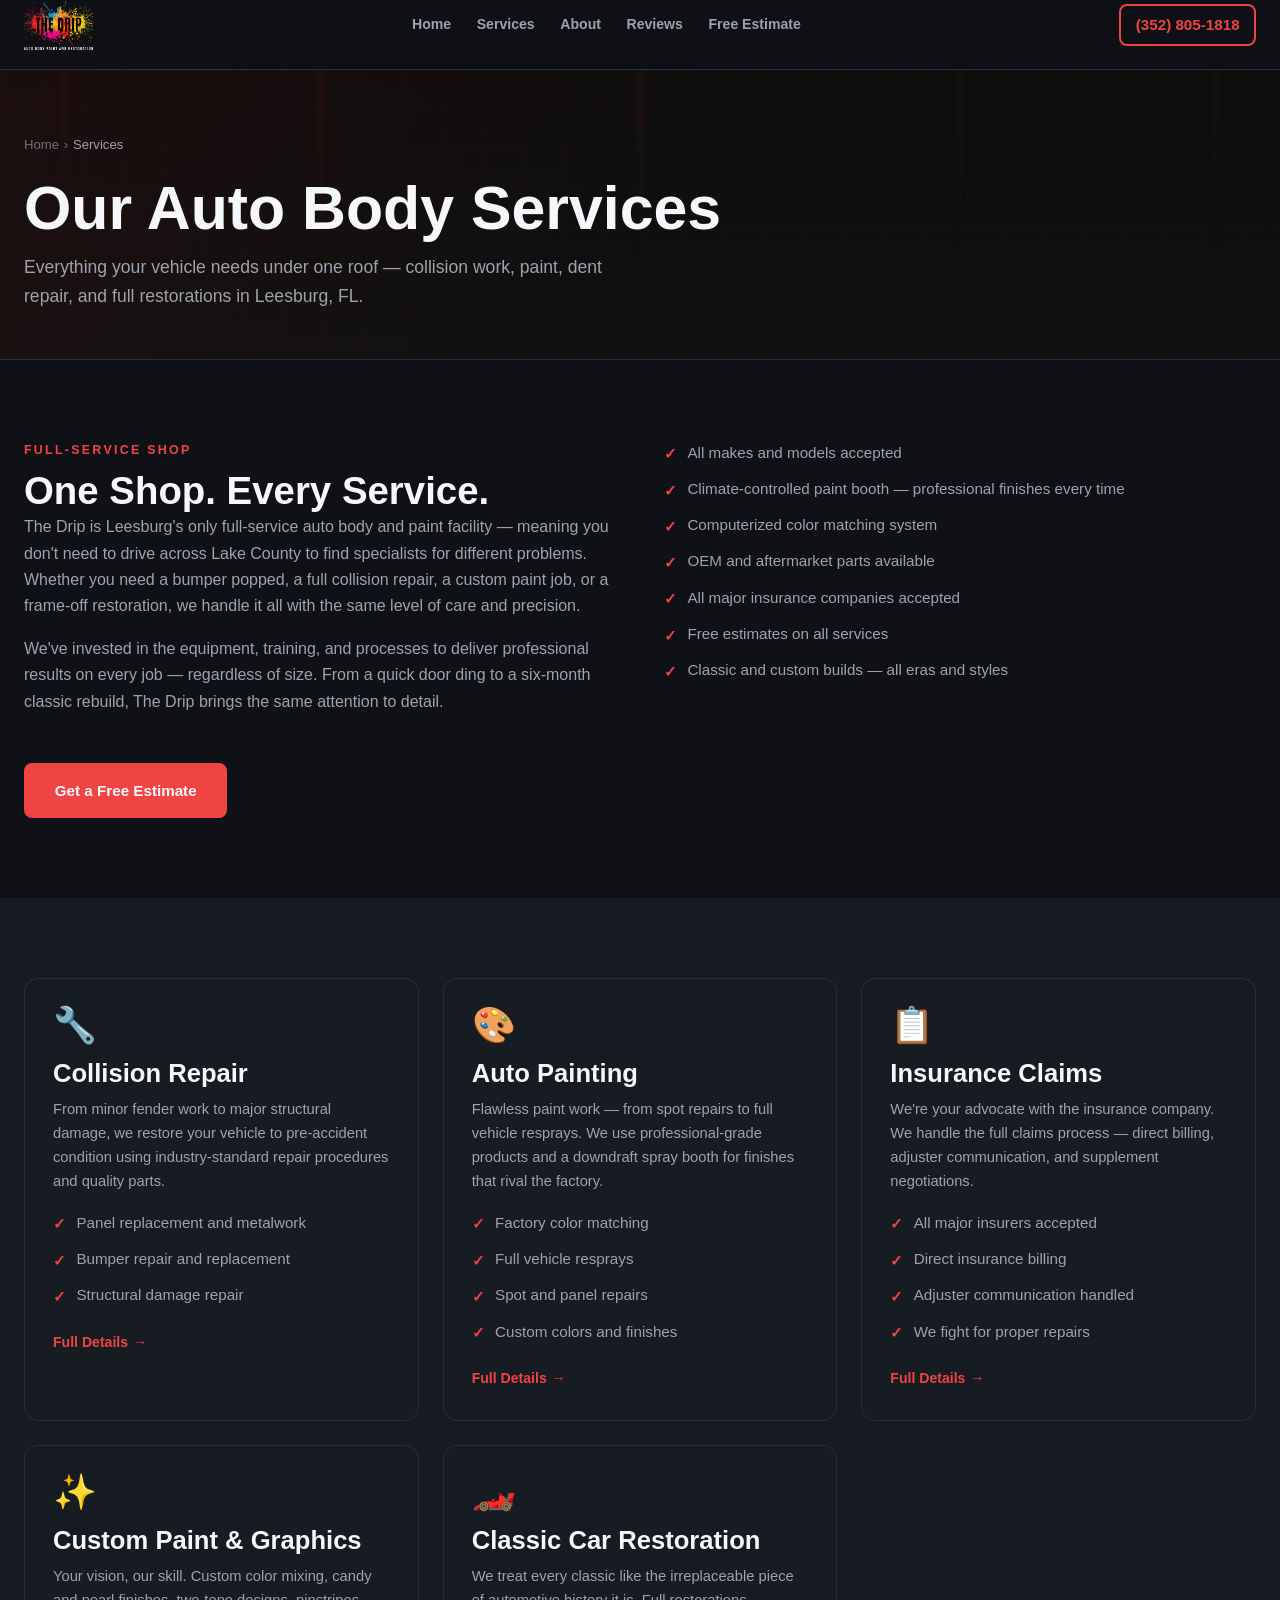
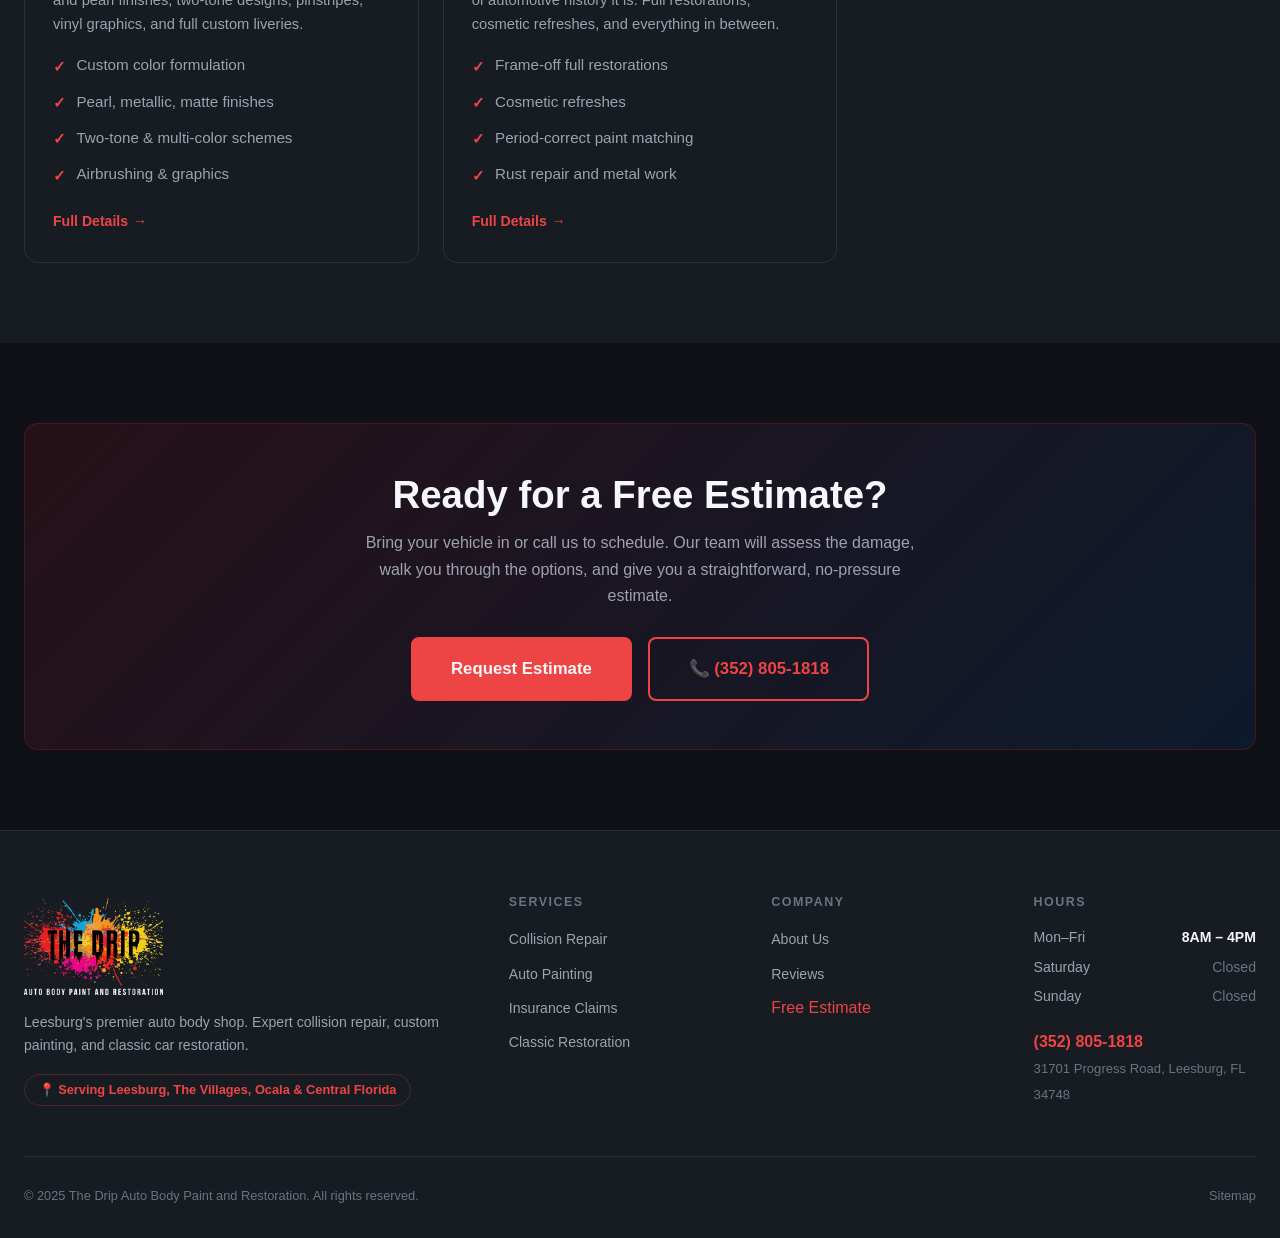
<file: services.html>
<!DOCTYPE html>
<html lang="en">
<head>
  <meta charset="UTF-8" />
  <meta name="viewport" content="width=device-width, initial-scale=1.0" />
  <title>Auto Body Services | The Drip Auto Body Paint &amp; Restoration — Leesburg, FL</title>
  <meta name="description" content="Complete auto body services in Leesburg, FL: collision repair, auto painting, insurance claims, custom paint &amp; classic car restoration. Serving Lake County &amp; Central Florida." />
  <meta name="keywords" content="auto body services Leesburg FL, collision repair Lake County, auto paint Leesburg, classic car restoration Central Florida" />
  <link rel="canonical" href="https://www.dripautomotive.com/services" />
  <meta property="og:type"        content="website" />
  <meta property="og:title"       content="Auto Body Services | The Drip — Leesburg, FL" />
  <meta property="og:description" content="Complete auto body services: collision repair, custom painting, insurance claims &amp; classic restoration in Leesburg, FL." />
  <meta property="og:image"       content="https://www.dripautomotive.com/images/og-image.jpg" />
  <meta property="og:url"         content="https://www.dripautomotive.com/services" />
  <link rel="icon" href="favicon.ico" type="image/x-icon">
  <link rel="apple-touch-icon" href="apple-touch-icon.png">
  <link rel="stylesheet" href="style.css" />
  <script type="application/ld+json">
  {
    "@context": "https://schema.org",
    "@type": "AutoBodyShop",
    "name": "The Drip Auto Body Paint and Restoration",
    "url": "https://www.dripautomotive.com",
    "telephone": "+13528051818",
    "address": {
      "@type": "PostalAddress",
      "streetAddress": "31701 Progress Road",
      "addressLocality": "Leesburg",
      "addressRegion": "FL",
      "postalCode": "34748",
      "addressCountry": "US"
    },
    "geo": { "@type": "GeoCoordinates", "latitude": 28.8116, "longitude": -81.8784 },
    "openingHoursSpecification": [
      { "@type": "OpeningHoursSpecification", "dayOfWeek": ["Monday","Tuesday","Wednesday","Thursday","Friday"], "opens": "08:00", "closes": "16:00" }
    ]
  }
  </script>
<!-- Meta Pixel Code -->
  <script>
    !function(f,b,e,v,n,t,s)
    {if(f.fbq)return;n=f.fbq=function(){n.callMethod?
    n.callMethod.apply(n,arguments):n.queue.push(arguments)};
    if(!f._fbq)f._fbq=n;n.push=n;n.loaded=!0;n.version="2.0";
    n.queue=[];t=b.createElement(e);t.async=!0;
    t.src=v;s=b.getElementsByTagName(e)[0];
    s.parentNode.insertBefore(t,s)}(window, document,"script",
    "https://connect.facebook.net/en_US/fbevents.js");
    fbq("init", "970437355994848");
    fbq("track", "PageView");
  </script>
  <noscript><img height="1" width="1" style="display:none"
    src="https://www.facebook.com/tr?id=970437355994848&ev=PageView&noscript=1"
  /></noscript>
  <!-- End Meta Pixel Code -->
</head>
<body>
  <div class="paint-drips" aria-hidden="true"></div>
  <header id="site-header" role="banner">
    <div class="container">
      <nav class="nav-inner" aria-label="Main navigation">
        <a href="/" class="nav-logo" aria-label="The Drip Auto Body — Home">
          <img src="logo.png" alt="The Drip Auto Body Paint and Restoration" class="nav-logo-img">
        </a>
        <ul class="nav-links" role="list">
          <li><a href="/">Home</a></li>
          <li><a href="services">Services</a></li>
          <li><a href="about">About</a></li>
          
          <li><a href="reviews">Reviews</a></li>
              <a href="contact">Free Estimate</a></li>
        </ul>
        <a href="tel:+13528051818" class="nav-phone">(352) 805-1818</a>
        <button class="nav-toggle" id="nav-toggle" aria-expanded="false" aria-label="Toggle navigation">
          <span></span><span></span><span></span>
        </button>
      </nav>
    </div>
  </header>
  <nav id="mobile-nav" aria-label="Mobile navigation">
    <a href="/">Home</a>
    <a href="services">Services</a>
    <a href="collision-repair">Collision Repair</a>
    <a href="auto-painting">Auto Painting</a>
    <a href="insurance-claims">Insurance Claims</a>
    <a href="restoration">Restoration</a>
    <a href="about">About</a>
    <a href="reviews">Reviews</a>
    <a href="contact">Free Estimate</a>
    <a href="tel:+13528051818" class="mobile-phone">📞 Call (352) 805-1818</a>
  </nav>

  <main class="page-content">
    <section class="page-hero">
      <div class="container page-hero-content">
        <nav class="breadcrumb" aria-label="Breadcrumb">
          <a href="/">Home</a>
          <span class="sep">›</span>
          <span class="current">Services</span>
        </nav>
        <h1>Our Auto Body Services</h1>
        <p class="lead">Everything your vehicle needs under one roof — collision work, paint, dent repair, and full restorations in Leesburg, FL.</p>
      </div>
    </section>

    <!-- Services Intro -->
    <section class="section">
      <div class="container">
        <div class="content-cols">
          <div>
            <span class="section-label">Full-Service Shop</span>
            <h2>One Shop. Every Service.</h2>
            <p>The Drip is Leesburg's only full-service auto body and paint facility — meaning you don't need to drive across Lake County to find specialists for different problems. Whether you need a bumper popped, a full collision repair, a custom paint job, or a frame-off restoration, we handle it all with the same level of care and precision.</p>
            <p>We've invested in the equipment, training, and processes to deliver professional results on every job — regardless of size. From a quick door ding to a six-month classic rebuild, The Drip brings the same attention to detail.</p>
            <a href="contact" class="btn btn-primary mt-2">Get a Free Estimate</a>
          </div>
          <div>
            <ul class="check-list">
              <li>All makes and models accepted</li>
              <li>Climate-controlled paint booth — professional finishes every time</li>
              <li>Computerized color matching system</li>

              <li>OEM and aftermarket parts available</li>
              <li>All major insurance companies accepted</li>
              <li>Free estimates on all services</li>
              <li>Classic and custom builds — all eras and styles</li>
            </ul>
          </div>
        </div>
      </div>
    </section>

    <!-- Service Cards -->
    <section class="section section-alt">
      <div class="container">
        <div class="grid-3">
          <article class="card">
            <span class="card-icon">🔧</span>
            <h3>Collision Repair</h3>
            <p>From minor fender work to major structural damage, we restore your vehicle to pre-accident condition using industry-standard repair procedures and quality parts.</p>
            <ul class="check-list" style="margin-bottom:1.25rem;">

              <li>Panel replacement and metalwork</li>
              <li>Bumper repair and replacement</li>
              <li>Structural damage repair</li>
            </ul>
            <a href="collision-repair" class="card-link">Full Details</a>
          </article>
          <article class="card">
            <span class="card-icon">🎨</span>
            <h3>Auto Painting</h3>
            <p>Flawless paint work — from spot repairs to full vehicle resprays. We use professional-grade products and a downdraft spray booth for finishes that rival the factory.</p>
            <ul class="check-list" style="margin-bottom:1.25rem;">
              <li>Factory color matching</li>
              <li>Full vehicle resprays</li>
              <li>Spot and panel repairs</li>
              <li>Custom colors and finishes</li>
            </ul>
            <a href="auto-painting" class="card-link">Full Details</a>
          </article>

          <article class="card">
            <span class="card-icon">📋</span>
            <h3>Insurance Claims</h3>
            <p>We're your advocate with the insurance company. We handle the full claims process — direct billing, adjuster communication, and supplement negotiations.</p>
            <ul class="check-list" style="margin-bottom:1.25rem;">
              <li>All major insurers accepted</li>
              <li>Direct insurance billing</li>
              <li>Adjuster communication handled</li>
              <li>We fight for proper repairs</li>
            </ul>
            <a href="insurance-claims" class="card-link">Full Details</a>
          </article>
          <article class="card">
            <span class="card-icon">✨</span>
            <h3>Custom Paint &amp; Graphics</h3>
            <p>Your vision, our skill. Custom color mixing, candy and pearl finishes, two-tone designs, pinstripes, vinyl graphics, and full custom liveries.</p>
            <ul class="check-list" style="margin-bottom:1.25rem;">
              <li>Custom color formulation</li>
              <li>Pearl, metallic, matte finishes</li>
              <li>Two-tone &amp; multi-color schemes</li>
              <li>Airbrushing &amp; graphics</li>
            </ul>
            <a href="auto-painting" class="card-link">Full Details</a>
          </article>
          <article class="card">
            <span class="card-icon">🏎️</span>
            <h3>Classic Car Restoration</h3>
            <p>We treat every classic like the irreplaceable piece of automotive history it is. Full restorations, cosmetic refreshes, and everything in between.</p>
            <ul class="check-list" style="margin-bottom:1.25rem;">
              <li>Frame-off full restorations</li>
              <li>Cosmetic refreshes</li>
              <li>Period-correct paint matching</li>
              <li>Rust repair and metal work</li>
            </ul>
            <a href="restoration" class="card-link">Full Details</a>
          </article>
        </div>
      </div>
    </section>

    <!-- CTA -->
    <section class="section">
      <div class="container">
        <div class="cta-banner">
          <h2>Ready for a Free Estimate?</h2>
          <p>Bring your vehicle in or call us to schedule. Our team will assess the damage, walk you through the options, and give you a straightforward, no-pressure estimate.</p>
          <div class="btn-group" style="justify-content:center;">
            <a href="contact" class="btn btn-primary btn-lg">Request Estimate</a>
            <a href="tel:+13528051818" class="btn btn-outline btn-lg">📞 (352) 805-1818</a>
          </div>
        </div>
      </div>
    </section>
  </main>

  <footer id="site-footer" role="contentinfo">
    <div class="container">
      <div class="footer-grid">
        <div class="footer-brand">
          <img src="logo.png" alt="The Drip Auto Body Paint and Restoration" class="footer-logo-img">
          <p>Leesburg's premier auto body shop. Expert collision repair, custom painting, and classic car restoration.</p>
          <span class="footer-tagline">📍 Serving Leesburg, The Villages, Ocala &amp; Central Florida</span>
        </div>
        <div class="footer-col">
          <h5>Services</h5>
          <ul>
            <li><a href="collision-repair">Collision Repair</a></li>
            <li><a href="auto-painting">Auto Painting</a></li>
            <li><a href="insurance-claims">Insurance Claims</a></li>
            <li><a href="restoration">Classic Restoration</a></li>
          </ul>
        </div>
        <div class="footer-col">
          <h5>Company</h5>
          <ul>
            <li><a href="about">About Us</a></li>

            
            <li><a href="reviews">Reviews</a></li>
              <a href="contact">Free Estimate</a></li>
          </ul>
        </div>
        <div class="footer-col footer-hours">
          <h5>Hours</h5>
          <p><span class="hours-day">Mon–Fri</span><span class="hours-time">8AM – 4PM</span></p>
          <p><span class="hours-day">Saturday</span><span class="hours-closed">Closed</span></p>
          <p><span class="hours-day">Sunday</span><span class="hours-closed">Closed</span></p>
          <div style="margin-top:1.25rem;">
            <a href="tel:+13528051818" style="color:var(--accent);font-weight:700;">(352) 805-1818</a><br>
            <span style="font-size:0.82rem;color:var(--text-dim);">31701 Progress Road, Leesburg, FL 34748</span>
          </div>
        </div>
      </div>
      <div class="footer-bottom">
        <p>&copy; 2025 The Drip Auto Body Paint and Restoration. All rights reserved.</p>
        <p><a href="sitemap.xml">Sitemap</a></p>
      </div>
    </div>
  </footer>
  <a href="tel:+13528051818" class="float-cta" aria-label="Call now">📞 Call Now</a>
  <script src="script.js"></script>
</body>
</html>
</file>
<file: style.css>
/* ============================================================
   The Drip Auto Body Paint and Restoration — style.css
   Pure CSS, mobile-first, refined dark theme with logo colors
   ============================================================ */

/* ── Reset & Base ─────────────────────────────────────────── */
*, *::before, *::after { box-sizing: border-box; margin: 0; padding: 0; }

:root {
  --bg:          #0F1117;
  --surface:     #171B22;
  --surface2:    #1e222b;
  --surface3:    #262b35;
  --accent:      #EF4444;
  --accent-dark: #dc2626;
  --accent-glow: rgba(239,68,68,0.12);
  --gold:        #F5F7FA;
  --gold-muted:  #d1d5db;
  --trust-blue:  #F5F7FA;
  --text:        #F5F7FA;
  --text-muted:  #9CA3AF;
  --text-dim:    #6B7280;
  --border:      #2a2f3a;
  --white:       #F5F7FA;
  --danger:      #EF4444;
  --success:     #2ecc71;
  --radius:      8px;
  --radius-lg:   14px;
  --shadow:      0 4px 24px rgba(0,0,0,0.5);
  --shadow-accent: 0 0 24px rgba(239,68,68,0.25);
  --transition:  0.25s ease;
  --nav-h:       70px;
  --font: -apple-system, BlinkMacSystemFont, 'Segoe UI', Roboto, Helvetica, Arial, sans-serif;
}

html { scroll-behavior: smooth; font-size: 16px; }

body {
  background: var(--bg);
  color: var(--text);
  font-family: var(--font);
  line-height: 1.65;
  min-height: 100vh;
  overflow-x: hidden;
}

img { max-width: 100%; height: auto; display: block; }
a { color: var(--accent); text-decoration: none; transition: color var(--transition); }
a:hover { color: var(--accent-dark); }
ul { list-style: none; }
button, input, textarea, select { font-family: inherit; }

/* ── Typography ───────────────────────────────────────────── */
h1, h2, h3, h4, h5, h6 {
  line-height: 1.2;
  font-weight: 700;
  color: var(--white);
}
h1 { font-size: clamp(2rem, 5vw, 3.8rem); }
h2 { font-size: clamp(1.6rem, 4vw, 2.4rem); }
h3 { font-size: clamp(1.2rem, 3vw, 1.6rem); }
h4 { font-size: 1.15rem; }
p  { margin-bottom: 1rem; color: var(--text-muted); }
p:last-child { margin-bottom: 0; }

.section-label {
  font-size: 0.78rem;
  font-weight: 700;
  letter-spacing: 0.18em;
  text-transform: uppercase;
  color: var(--accent);
  margin-bottom: 0.5rem;
  display: block;
}
.section-title { margin-bottom: 0.75rem; }
.section-subtitle { max-width: 640px; color: var(--text-muted); }

/* ── Layout Utilities ─────────────────────────────────────── */
.container { width: 100%; max-width: 1280px; margin: 0 auto; padding: 0 1.5rem; }
.section { padding: 5rem 0; }
.section-alt { background: var(--surface); }
.section-center { text-align: center; }
.section-center .section-subtitle { margin: 0 auto; }

.grid-2 { display: grid; grid-template-columns: 1fr; gap: 2rem; }
.grid-3 { display: grid; grid-template-columns: 1fr; gap: 1.5rem; }
.grid-4 { display: grid; grid-template-columns: 1fr 1fr; gap: 1.25rem; }

@media (min-width: 640px) {
  .grid-2 { grid-template-columns: 1fr 1fr; }
  .grid-3 { grid-template-columns: 1fr 1fr; }
}
@media (min-width: 900px) {
  .grid-3 { grid-template-columns: 1fr 1fr 1fr; }
  .grid-4 { grid-template-columns: repeat(4, 1fr); }
}

.flex { display: flex; }
.flex-center { display: flex; align-items: center; justify-content: center; }
.gap-1 { gap: 1rem; }
.gap-2 { gap: 2rem; }
.mt-1 { margin-top: 1rem; }
.mt-2 { margin-top: 2rem; }
.mt-3 { margin-top: 3rem; }
.mb-2 { margin-bottom: 2rem; }
.text-center { text-align: center; }

/* ── Buttons ──────────────────────────────────────────────── */
.btn {
  display: inline-flex;
  align-items: center;
  gap: 0.5rem;
  padding: 0.8rem 1.8rem;
  border-radius: var(--radius);
  font-weight: 700;
  font-size: 0.95rem;
  cursor: pointer;
  transition: all var(--transition);
  border: 2px solid transparent;
  text-align: center;
  white-space: nowrap;
}
.btn-primary {
  background: var(--accent);
  color: var(--white);
  border-color: var(--accent);
  font-weight: 700;
}
.btn-primary:hover {
  background: var(--accent-dark);
  border-color: var(--accent-dark);
  color: var(--white);
  box-shadow: var(--shadow-accent);
  transform: translateY(-1px);
}
.btn-outline {
  background: transparent;
  color: var(--accent);
  border-color: var(--accent);
}
.btn-outline:hover {
  background: var(--accent);
  color: var(--bg);
  transform: translateY(-1px);
}
.btn-ghost {
  background: transparent;
  color: var(--text-muted);
  border-color: var(--border);
}
.btn-ghost:hover { border-color: var(--accent); color: var(--accent); }
.btn-lg { padding: 1rem 2.4rem; font-size: 1.05rem; }
.btn-sm { padding: 0.5rem 1.1rem; font-size: 0.85rem; }
.btn-group { display: flex; flex-wrap: wrap; gap: 1rem; }

/* ── Accent / Highlight ───────────────────────────────────── */
.accent { color: var(--accent); }
.highlight {
  color: var(--accent);
}

/* ── Header / Navigation ──────────────────────────────────── */
main, .hero, section { position: relative; z-index: 1; }

#site-header {
  position: fixed;
  top: 0; left: 0; right: 0;
  z-index: 1000;
  height: var(--nav-h);
  background: rgba(15,17,23,0.96);
  border-bottom: 1px solid var(--border);
  backdrop-filter: blur(12px);
  -webkit-backdrop-filter: blur(12px);
  transition: box-shadow var(--transition);
}
#site-header.scrolled {
  box-shadow: 0 2px 20px rgba(0,0,0,0.6);
}
.nav-inner {
  display: flex;
  align-items: center;
  justify-content: space-between;
  height: 100%;
  gap: 1rem;
}
.nav-logo {
  display: flex;
  align-items: center;
  flex-shrink: 0;
  text-decoration: none;
}
.nav-logo-img {
  height: 50px;
  width: auto;
  object-fit: contain;
  transition: transform 0.2s ease;
}
.nav-logo-img:hover {
  transform: scale(1.03);
}
@media (max-width: 768px) {
  .nav-logo-img {
    height: 42px;
  }
}
/* Legacy text logo fallbacks */
.nav-logo-name {
  font-size: 1.25rem;
  font-weight: 900;
  color: var(--white);
  letter-spacing: -0.02em;
}
.nav-logo-name span { color: var(--accent); }
.nav-logo-sub {
  font-size: 0.6rem;
  font-weight: 600;
  letter-spacing: 0.18em;
  text-transform: uppercase;
  color: var(--text-dim);
}
.nav-links {
  display: none;
  align-items: center;
  gap: 0.1rem;
}
.nav-links a {
  padding: 0.4rem 0.75rem;
  border-radius: var(--radius);
  font-size: 0.88rem;
  font-weight: 600;
  color: var(--text-muted);
  transition: all var(--transition);
}
.nav-links a:hover,
.nav-links a.active { color: var(--accent); background: var(--accent-glow); }
.nav-phone {
  display: none;
  align-items: center;
  gap: 0.4rem;
  font-weight: 700;
  font-size: 0.95rem;
  color: var(--accent);
  border: 2px solid var(--accent);
  border-radius: var(--radius);
  padding: 0.4rem 0.9rem;
  transition: all var(--transition);
}
.nav-phone:hover { background: var(--accent); color: var(--bg); }
.nav-phone .ph-icon { font-size: 1rem; }

.nav-toggle {
  display: flex;
  flex-direction: column;
  gap: 5px;
  cursor: pointer;
  padding: 0.4rem;
  border: none;
  background: none;
}
.nav-toggle span {
  display: block;
  width: 24px; height: 2px;
  background: var(--text);
  border-radius: 2px;
  transition: all var(--transition);
}
.nav-toggle.open span:nth-child(1) { transform: translateY(7px) rotate(45deg); }
.nav-toggle.open span:nth-child(2) { opacity: 0; transform: scaleX(0); }
.nav-toggle.open span:nth-child(3) { transform: translateY(-7px) rotate(-45deg); }

/* Mobile Nav Drawer */
#mobile-nav {
  display: none;
  position: fixed;
  top: var(--nav-h);
  left: 0; right: 0;
  background: var(--surface);
  border-bottom: 1px solid var(--border);
  z-index: 999;
  padding: 1.5rem;
  flex-direction: column;
  gap: 0.25rem;
}
#mobile-nav.open { display: flex; }
#mobile-nav a {
  padding: 0.75rem 1rem;
  border-radius: var(--radius);
  font-weight: 600;
  color: var(--text-muted);
  font-size: 1rem;
}
#mobile-nav a:hover { background: var(--accent-glow); color: var(--accent); }
#mobile-nav .mobile-phone {
  display: flex;
  align-items: center;
  justify-content: center;
  gap: 0.5rem;
  margin-top: 1rem;
  background: var(--accent);
  color: var(--bg);
  padding: 0.9rem;
  border-radius: var(--radius);
  font-weight: 800;
  font-size: 1.05rem;
}

@media (min-width: 768px) {
  .nav-links { display: flex; }
  .nav-phone { display: flex; }
  .nav-toggle { display: none; }
}

/* Page top padding for fixed header */
.page-content { padding-top: var(--nav-h); }

/* ── Hero Section ─────────────────────────────────────────── */
.hero {
  position: relative;
  min-height: 88vh;
  display: flex;
  align-items: center;
  overflow: hidden;
  background: var(--bg);
}
/* ── Paint Drip Backdrop ──────────────────────────────────── */
.paint-drips {
  position: fixed;
  top: 0;
  left: 0;
  right: 0;
  height: 300px;
  pointer-events: none;
  z-index: 2;
}
.paint-drips::before {
  content: '';
  position: absolute;
  top: 0;
  left: 0;
  right: 0;
  height: 100%;
  background:
    radial-gradient(ellipse 8px 250px at 5% 0%, rgba(239,68,68,0.06) 0%, transparent 100%),
    radial-gradient(ellipse 10px 300px at 25% 0%, rgba(239,68,68,0.05) 0%, transparent 100%),
    radial-gradient(ellipse 8px 280px at 50% 0%, rgba(239,68,68,0.06) 0%, transparent 100%),
    radial-gradient(ellipse 8px 260px at 75% 0%, rgba(239,68,68,0.05) 0%, transparent 100%),
    radial-gradient(ellipse 9px 260px at 95% 0%, rgba(239,68,68,0.06) 0%, transparent 100%);
}



.hero-bg {
  position: absolute;
  inset: 0;
  background: 
    radial-gradient(ellipse 80% 60% at 70% 40%, rgba(239,68,68,0.03) 0%, transparent 65%),
    radial-gradient(ellipse 60% 80% at 10% 90%, rgba(239,68,68,0.02) 0%, transparent 60%),
    linear-gradient(160deg, #0F1117 0%, #0F1117 50%, #12111a 100%);
}
.hero-bg-grid {
  position: absolute;
  inset: 0;
  background-image:
    linear-gradient(rgba(239,68,68,0.02) 1px, transparent 1px),
    linear-gradient(90deg, rgba(239,68,68,0.02) 1px, transparent 1px);
  background-size: 60px 60px;
}
.hero-content {
  position: relative;
  z-index: 1;
  padding: 5rem 0;
  text-align: center;
}
.hero-desc {
  margin-left: auto;
  margin-right: auto;
}
.hero .btn-group {
  justify-content: center;
}
.hero-stats {
  justify-content: center;
}
@media (max-width: 768px) {
  .hero .btn-group {
    flex-direction: column;
    align-items: center;
  }
}
/* Hero logo showcase (homepage) */
.hero-logo-showcase {
  text-align: center;
  margin-bottom: 2rem;
}
.hero-logo-img {
  max-width: 560px;
  width: 100%;
  height: auto;
  object-fit: contain;
  filter: drop-shadow(0 4px 30px rgba(56,189,248,0.12));
  display: block;
  margin-left: auto;
  margin-right: auto;
}
@media (max-width: 768px) {
  .hero-logo-img {
    max-width: 320px;
  }
  .hero-logo-showcase {
    margin-bottom: 1.5rem;
  }
}

.hero-badge {
  display: inline-flex;
  align-items: center;
  gap: 0.5rem;
  background: rgba(15,17,23,0.8);
  border: 1px solid rgba(239,68,68,0.35);
  color: var(--white);
  padding: 0.4rem 1rem;
  border-radius: 100px;
  font-size: 0.8rem;
  font-weight: 700;
  letter-spacing: 0.08em;
  text-transform: uppercase;
  margin-bottom: 1.5rem;
}
.hero h1 { margin-bottom: 1.25rem; }
.hero h1 .line2 { color: var(--accent); display: block; }
.hero-desc {
  font-size: 1.15rem;
  color: var(--text-muted);
  max-width: 660px;
  margin-bottom: 2rem;
}
.hero-stats {
  display: flex;
  flex-wrap: wrap;
  gap: 2rem;
  margin-top: 3rem;
  padding-top: 2rem;
  border-top: 1px solid var(--border);
}
.hero-stat-num {
  font-size: 2rem;
  font-weight: 900;
  color: var(--accent);
  line-height: 1;
}
.hero-stat-label {
  font-size: 0.8rem;
  color: var(--text-dim);
  text-transform: uppercase;
  letter-spacing: 0.1em;
  margin-top: 0.2rem;
}

/* Page Hero (smaller, for inner pages) */
.page-hero {
  background:
    linear-gradient(135deg, rgba(212,20,28,0.07) 0%, transparent 50%),
    linear-gradient(180deg, #0d0d0d 0%, #111 100%);
  border-bottom: 1px solid var(--border);
  padding: 4rem 0 3rem;
  position: relative;
  overflow: hidden;
}
.page-hero::before {
  content: '';
  position: absolute;
  inset: 0;
  background-image:
    linear-gradient(rgba(212,20,28,0.03) 1px, transparent 1px),
    linear-gradient(90deg, rgba(212,20,28,0.03) 1px, transparent 1px);
  background-size: 40px 40px;
}
.page-hero-content { position: relative; z-index: 1; }
.page-hero h1 { margin-bottom: 0.5rem; }
.page-hero .lead {
  color: var(--text-muted);
  font-size: 1.1rem;
  max-width: 620px;
  margin-bottom: 0;
}

/* ── Breadcrumbs ──────────────────────────────────────────── */
.breadcrumb {
  display: flex;
  align-items: center;
  flex-wrap: wrap;
  gap: 0.3rem;
  font-size: 0.82rem;
  color: var(--text-dim);
  margin-bottom: 1rem;
}
.breadcrumb a { color: var(--text-dim); }
.breadcrumb a:hover { color: var(--accent); }
.breadcrumb .sep { color: var(--text-dim); }
.breadcrumb .current { color: var(--text-muted); }

/* ── Cards ────────────────────────────────────────────────── */
.card {
  background: var(--surface);
  border: 1px solid var(--border);
  border-radius: var(--radius-lg);
  padding: 1.75rem;
  transition: all var(--transition);
}
.card:hover {
  border-color: rgba(212,20,28,0.3);
  box-shadow: var(--shadow-accent);
  transform: translateY(-3px);
}
.card-icon {
  font-size: 2.2rem;
  margin-bottom: 1rem;
  display: block;
  line-height: 1;
}
.card h3 { margin-bottom: 0.5rem; }
.card p { font-size: 0.92rem; margin-bottom: 1rem; }
.card-link {
  font-size: 0.88rem;
  font-weight: 700;
  color: var(--accent);
  display: inline-flex;
  align-items: center;
  gap: 0.3rem;
}
.card-link::after { content: '→'; transition: transform var(--transition); }
.card:hover .card-link::after { transform: translateX(4px); }

/* Service card variant */
.service-card {
  background: var(--surface);
  border: 1px solid var(--border);
  border-radius: var(--radius-lg);
  overflow: hidden;
  transition: all var(--transition);
}
.service-card:hover {
  border-color: var(--accent);
  box-shadow: 0 0 30px rgba(212,20,28,0.15);
  transform: translateY(-4px);
}
.service-card-top {
  height: 180px;
  background: linear-gradient(135deg, var(--surface2), var(--surface3));
  display: flex;
  align-items: center;
  justify-content: center;
  font-size: 3.5rem;
  position: relative;
  overflow: hidden;
}
.service-card-top::after {
  content: '';
  position: absolute;
  inset: 0;
  background: linear-gradient(180deg, transparent 40%, rgba(0,0,0,0.6) 100%);
}
.service-card-body { padding: 1.5rem; }
.service-card-body h3 { margin-bottom: 0.5rem; }
.service-card-body p { font-size: 0.9rem; margin-bottom: 1.25rem; }

/* ── Before/After Gallery ─────────────────────────────────── */
.ba-grid { display: grid; grid-template-columns: 1fr; gap: 1.5rem; }
@media (min-width: 640px) { .ba-grid { grid-template-columns: 1fr 1fr; } }
@media (min-width: 900px) { .ba-grid { grid-template-columns: repeat(3, 1fr); } }

.ba-card {
  background: var(--surface);
  border: 1px solid var(--border);
  border-radius: var(--radius-lg);
  overflow: hidden;
}
.ba-images {
  display: grid;
  grid-template-columns: 1fr 1fr;
  height: 180px;
}
.ba-img {
  display: flex;
  align-items: center;
  justify-content: center;
  font-size: 0.7rem;
  font-weight: 700;
  letter-spacing: 0.08em;
  text-transform: uppercase;
  position: relative;
  overflow: hidden;
}
.ba-img img {
  width: 100%;
  height: 100%;
  object-fit: cover;
  position: absolute;
  inset: 0;
}
.ba-img.before {
  background: linear-gradient(135deg, #2a1a1a, #3a2020);
  color: var(--text-dim);
  border-right: 1px solid var(--border);
}
.ba-img.after {
  background: linear-gradient(135deg, #0a1f2a, #0d2d3a);
  color: var(--accent);
}
.ba-img span {
  position: absolute;
  bottom: 0.5rem;
  left: 50%;
  transform: translateX(-50%);
  background: rgba(0,0,0,0.7);
  padding: 0.2rem 0.5rem;
  border-radius: 4px;
  font-size: 0.65rem;
  letter-spacing: 0.1em;
  text-transform: uppercase;
}
.ba-img.before span { color: var(--text-dim); }
.ba-img.after span { color: var(--accent); border: 1px solid rgba(212,20,28,0.3); }
.ba-label {
  font-size: 0.65rem;
  font-weight: 700;
  letter-spacing: 0.15em;
  text-transform: uppercase;
  position: absolute;
  top: 0.5rem;
  left: 50%;
  transform: translateX(-50%);
  white-space: nowrap;
}
.ba-desc {
  padding: 1rem 1.25rem;
  font-size: 0.88rem;
  font-weight: 600;
  color: var(--text-muted);
}

/* ── Project Showcase (Video) ─────────────────────────────── */
.project-showcase { display: flex; flex-direction: column; gap: 2.5rem; }

.project-card {
  background: var(--surface);
  border: 1px solid var(--border);
  border-radius: var(--radius-lg);
  overflow: hidden;
}

.project-card .project-title {
  padding: 1rem 1.25rem 0.5rem;
  font-size: 1.1rem;
  font-weight: 700;
  color: var(--text);
}

.project-card .project-subtitle {
  padding: 0 1.25rem 1rem;
  font-size: 0.88rem;
  color: var(--text-muted);
}

.project-videos {
  display: grid;
  grid-template-columns: 1fr;
  gap: 0;
}

@media (min-width: 640px) {
  .project-videos { grid-template-columns: 1fr 1fr; }
}

.project-videos img,
.project-videos video {
  width: 100%;
  height: 100%;
  display: block;
  object-fit: cover;
  aspect-ratio: 4/3;
}

/* If odd number of items, last one spans full width */
.project-videos > :last-child:nth-child(odd) {
  grid-column: 1 / -1;
}

/* ── Services Horizontal Scroll ──────────────────────────── */
.services-scroll {
  display: flex;
  gap: 1rem;
  overflow-x: auto;
  scroll-snap-type: x mandatory;
  -webkit-overflow-scrolling: touch;
  padding-bottom: 0.75rem;
  scrollbar-width: none;
}
.services-scroll::-webkit-scrollbar { display: none; }

.scroll-card {
  flex: 0 0 auto;
  width: 140px;
  display: flex;
  flex-direction: column;
  align-items: center;
  gap: 0.6rem;
  padding: 1.25rem 1rem;
  background: var(--surface);
  border: 1px solid var(--border);
  border-radius: var(--radius-lg);
  text-decoration: none;
  color: var(--text);
  scroll-snap-align: start;
  transition: border-color var(--transition), background var(--transition);
}
.scroll-card:hover {
  border-color: var(--accent);
  background: var(--surface2);
}
.scroll-icon { font-size: 1.8rem; }
.scroll-label {
  font-size: 0.78rem;
  font-weight: 600;
  text-align: center;
  color: var(--text-muted);
  line-height: 1.3;
}
.scroll-card:hover .scroll-label { color: var(--text); }

/* ── Review / Testimonial Cards ───────────────────────────── */
.review-card {
  background: var(--surface);
  border: 1px solid var(--border);
  border-radius: var(--radius-lg);
  padding: 1.75rem;
  position: relative;
}
.review-card::before {
  content: '"';
  font-size: 5rem;
  line-height: 0.8;
  color: var(--accent);
  opacity: 0.15;
  position: absolute;
  top: 1rem;
  left: 1.5rem;
  font-family: Georgia, serif;
}
.review-stars {
  color: #f5a623;
  font-size: 1rem;
  margin-bottom: 0.75rem;
  letter-spacing: 2px;
}
.review-text {
  font-size: 0.95rem;
  color: var(--text-muted);
  line-height: 1.7;
  margin-bottom: 1.25rem;
  font-style: italic;
}
.review-author {
  display: flex;
  align-items: center;
  gap: 0.75rem;
}
.review-avatar {
  width: 44px; height: 44px;
  border-radius: 50%;
  background: linear-gradient(135deg, var(--accent-dark), #0055aa);
  display: flex;
  align-items: center;
  justify-content: center;
  font-weight: 800;
  font-size: 1rem;
  color: var(--white);
  flex-shrink: 0;
}
.review-author-name { font-weight: 700; font-size: 0.95rem; color: var(--white); }
.review-author-meta { font-size: 0.78rem; color: var(--text-dim); }

/* ── Process / Steps ──────────────────────────────────────── */
.steps { display: flex; flex-direction: column; gap: 2rem; }
@media (min-width: 768px) {
  .steps { flex-direction: row; }
  .step { flex: 1; }
}
.step {
  display: flex;
  flex-direction: column;
  align-items: flex-start;
  gap: 0.75rem;
  position: relative;
}
.step-number {
  width: 48px; height: 48px;
  border-radius: 50%;
  background: var(--accent-glow);
  border: 2px solid var(--accent);
  display: flex;
  align-items: center;
  justify-content: center;
  font-size: 1.1rem;
  font-weight: 900;
  color: var(--accent);
  flex-shrink: 0;
}
.step h3 { margin-bottom: 0.25rem; font-size: 1.05rem; }
.step p { font-size: 0.88rem; }

/* ── Check List ───────────────────────────────────────────── */
.check-list { list-style: none; display: flex; flex-direction: column; gap: 0.6rem; }
.check-list li {
  display: flex;
  align-items: flex-start;
  gap: 0.65rem;
  font-size: 0.95rem;
  color: var(--text-muted);
}
.check-list li::before {
  content: '✓';
  color: var(--accent);
  font-weight: 700;
  flex-shrink: 0;
  margin-top: 0.1rem;
}

/* ── FAQ / Accordion ──────────────────────────────────────── */
.faq-item {
  background: var(--surface);
  border: 1px solid var(--border);
  border-radius: var(--radius);
  overflow: hidden;
  margin-bottom: 0.75rem;
}
.faq-q {
  width: 100%;
  background: none;
  border: none;
  padding: 1.1rem 1.5rem;
  text-align: left;
  color: var(--white);
  font-size: 0.97rem;
  font-weight: 600;
  cursor: pointer;
  display: flex;
  justify-content: space-between;
  align-items: center;
  gap: 1rem;
  transition: background var(--transition);
}
.faq-q:hover { background: var(--surface2); }
.faq-q .faq-icon {
  width: 22px; height: 22px;
  border-radius: 50%;
  border: 2px solid var(--accent);
  display: flex;
  align-items: center;
  justify-content: center;
  font-size: 0.9rem;
  color: var(--accent);
  flex-shrink: 0;
  transition: transform var(--transition);
}
.faq-item.open .faq-icon { transform: rotate(45deg); }
.faq-a {
  display: none;
  padding: 0 1.5rem 1.25rem;
  font-size: 0.92rem;
  color: var(--text-muted);
  line-height: 1.7;
  border-top: 1px solid var(--border);
  padding-top: 1rem;
}
.faq-item.open .faq-a { display: block; }

/* ── CTA Banner ───────────────────────────────────────────── */
.cta-banner {
  background: linear-gradient(135deg, rgba(212,20,28,0.12) 0%, rgba(0,100,200,0.12) 100%);
  border: 1px solid rgba(212,20,28,0.25);
  border-radius: var(--radius-lg);
  padding: 3rem 2rem;
  text-align: center;
}
.cta-banner h2 { margin-bottom: 0.75rem; }
.cta-banner p { margin-bottom: 1.75rem; max-width: 560px; margin-left: auto; margin-right: auto; }

/* ── Contact Form ─────────────────────────────────────────── */
.form-grid { display: grid; grid-template-columns: 1fr; gap: 1.25rem; }
@media (min-width: 640px) { .form-grid { grid-template-columns: 1fr 1fr; } }

.form-group { display: flex; flex-direction: column; gap: 0.4rem; }
.form-group.full { grid-column: 1 / -1; }
.form-group label {
  font-size: 0.82rem;
  font-weight: 700;
  color: var(--text-muted);
  letter-spacing: 0.05em;
  text-transform: uppercase;
}
.form-group input,
.form-group select,
.form-group textarea {
  background: var(--surface2);
  border: 1px solid var(--border);
  border-radius: var(--radius);
  padding: 0.75rem 1rem;
  color: var(--text);
  font-size: 0.95rem;
  transition: border-color var(--transition), box-shadow var(--transition);
  appearance: none;
}
.form-group input:focus,
.form-group select:focus,
.form-group textarea:focus {
  outline: none;
  border-color: var(--accent);
  box-shadow: 0 0 0 3px rgba(212,20,28,0.12);
}
.form-group input::placeholder,
.form-group textarea::placeholder { color: var(--text-dim); }
.form-group textarea { resize: vertical; min-height: 120px; }
.form-note {
  font-size: 0.8rem;
  color: var(--text-dim);
  margin-top: 0.5rem;
  text-align: center;
}

/* ── Info Boxes ───────────────────────────────────────────── */
.info-box {
  background: var(--surface);
  border: 1px solid var(--border);
  border-left: 3px solid var(--accent);
  border-radius: var(--radius);
  padding: 1.25rem 1.5rem;
}
.info-box h4 { color: var(--accent); margin-bottom: 0.4rem; font-size: 0.95rem; }
.info-box p { font-size: 0.88rem; margin-bottom: 0; }

.tip-box {
  background: rgba(212,20,28,0.06);
  border: 1px solid rgba(212,20,28,0.25);
  border-radius: var(--radius);
  padding: 1.25rem 1.5rem;
  display: flex;
  gap: 0.75rem;
  align-items: flex-start;
}
.tip-icon { font-size: 1.3rem; flex-shrink: 0; }
.tip-box p { font-size: 0.9rem; margin-bottom: 0; }

/* ── Contact Info Blocks ──────────────────────────────────── */
.contact-info-block {
  display: flex;
  align-items: flex-start;
  gap: 1rem;
  margin-bottom: 1.5rem;
}
.contact-info-icon {
  width: 44px; height: 44px;
  background: var(--accent-glow);
  border-radius: var(--radius);
  display: flex;
  align-items: center;
  justify-content: center;
  font-size: 1.2rem;
  flex-shrink: 0;
}
.contact-info-label {
  font-size: 0.75rem;
  font-weight: 700;
  letter-spacing: 0.1em;
  text-transform: uppercase;
  color: var(--text-dim);
  margin-bottom: 0.2rem;
}
.contact-info-value {
  font-size: 1rem;
  font-weight: 600;
  color: var(--white);
}
.contact-info-value a { color: var(--white); }
.contact-info-value a:hover { color: var(--accent); }

/* ── Map Embed ────────────────────────────────────────────── */
.map-wrap {
  border-radius: var(--radius-lg);
  overflow: hidden;
  border: 1px solid var(--border);
  background: var(--surface2);
  height: 380px;
}
.map-wrap iframe { width: 100%; height: 100%; border: none; }

/* ── Insurance Steps ──────────────────────────────────────── */
.ins-step {
  display: flex;
  gap: 1.25rem;
  padding: 1.5rem;
  background: var(--surface);
  border: 1px solid var(--border);
  border-radius: var(--radius-lg);
  margin-bottom: 1rem;
  transition: all var(--transition);
}
.ins-step:hover { border-color: rgba(212,20,28,0.3); }
.ins-step-num {
  width: 40px; height: 40px;
  min-width: 40px;
  border-radius: 50%;
  background: var(--accent);
  color: var(--bg);
  display: flex;
  align-items: center;
  justify-content: center;
  font-weight: 900;
  font-size: 1rem;
}
.ins-step-body h4 { margin-bottom: 0.3rem; color: var(--white); }
.ins-step-body p { font-size: 0.9rem; margin-bottom: 0; }

/* ── Restoration Timeline ─────────────────────────────────── */
.timeline { position: relative; padding-left: 2rem; }
.timeline::before {
  content: '';
  position: absolute;
  left: 0.6rem;
  top: 0; bottom: 0;
  width: 2px;
  background: linear-gradient(180deg, var(--accent), transparent);
}
.timeline-item {
  position: relative;
  margin-bottom: 2rem;
}
.timeline-item::before {
  content: '';
  position: absolute;
  left: -1.55rem;
  top: 0.35rem;
  width: 12px; height: 12px;
  border-radius: 50%;
  background: var(--accent);
  box-shadow: 0 0 8px var(--accent);
}
.timeline-item h4 { color: var(--white); margin-bottom: 0.4rem; }
.timeline-item p { font-size: 0.9rem; margin-bottom: 0; }

/* ── Gallery Grid (Full) ──────────────────────────────────── */
.gallery-grid {
  display: grid;
  grid-template-columns: repeat(2, 1fr);
  gap: 0.75rem;
}
@media (min-width: 640px) { .gallery-grid { grid-template-columns: repeat(3, 1fr); } }
@media (min-width: 900px) { .gallery-grid { grid-template-columns: repeat(4, 1fr); } }

.gallery-item {
  aspect-ratio: 4/3;
  border-radius: var(--radius);
  overflow: hidden;
  position: relative;
  cursor: pointer;
  background: var(--surface2);
  border: 1px solid var(--border);
}
.gallery-item img {
  width: 100%;
  height: 100%;
  object-fit: cover;
  transition: transform 0.3s ease;
}
.gallery-item:hover img {
  transform: scale(1.05);
}
.gallery-item:hover .gallery-overlay { opacity: 1; }
.gallery-placeholder {
  width: 100%; height: 100%;
  display: flex;
  align-items: center;
  justify-content: center;
  font-size: 2.5rem;
}
.gallery-overlay {
  position: absolute;
  inset: 0;
  background: rgba(0,0,0,0.6);
  display: flex;
  flex-direction: column;
  align-items: center;
  justify-content: center;
  opacity: 0;
  transition: opacity var(--transition);
  padding: 1rem;
  text-align: center;
}
.gallery-overlay .go-label {
  font-size: 0.7rem;
  font-weight: 700;
  letter-spacing: 0.12em;
  text-transform: uppercase;
  color: var(--accent);
  margin-bottom: 0.25rem;
}
.gallery-overlay .go-title {
  font-size: 0.85rem;
  font-weight: 600;
  color: var(--white);
}
.gallery-before-tag,
.gallery-after-tag {
  position: absolute;
  top: 0.5rem;
  font-size: 0.6rem;
  font-weight: 700;
  letter-spacing: 0.12em;
  text-transform: uppercase;
  padding: 0.2rem 0.5rem;
  border-radius: 3px;
}
.gallery-before-tag { left: 0.5rem; background: rgba(0,0,0,0.7); color: var(--text-dim); }
.gallery-after-tag  { left: 0.5rem; background: rgba(212,20,28,0.2); color: var(--accent); border: 1px solid rgba(212,20,28,0.4); }

/* ── Floating CTA (Mobile) ────────────────────────────────── */
.float-cta {
  position: fixed;
  bottom: 1.5rem;
  right: 1.5rem;
  z-index: 900;
  background: var(--accent);
  color: var(--bg) !important;
  padding: 0.85rem 1.4rem;
  border-radius: 100px;
  font-weight: 800;
  font-size: 0.9rem;
  box-shadow: 0 4px 24px rgba(212,20,28,0.5);
  display: flex;
  align-items: center;
  gap: 0.4rem;
  transition: all var(--transition);
}
.float-cta:hover {
  background: var(--accent-dark);
  transform: translateY(-2px);
  box-shadow: 0 6px 30px rgba(212,20,28,0.6);
}
@media (min-width: 768px) { .float-cta { display: none; } }

/* ── Footer ───────────────────────────────────────────────── */
#site-footer {
  background: var(--surface);
  border-top: 1px solid var(--border);
  padding: 4rem 0 2rem;
}
.footer-grid {
  display: grid;
  grid-template-columns: 1fr;
  gap: 2.5rem;
  margin-bottom: 3rem;
}
@media (min-width: 640px) { .footer-grid { grid-template-columns: 1fr 1fr; } }
@media (min-width: 900px) { .footer-grid { grid-template-columns: 2fr 1fr 1fr 1fr; } }

.footer-brand .footer-logo-img {
  height: 100px;
  width: auto;
  object-fit: contain;
  margin-bottom: 1rem;
}
/* Legacy text fallbacks */
.footer-brand .footer-logo-name {
  font-size: 1.3rem;
  font-weight: 900;
  color: var(--white);
  margin-bottom: 0.25rem;
}
.footer-brand .footer-logo-name span { color: var(--accent); }
.footer-brand .footer-logo-sub {
  font-size: 0.62rem;
  font-weight: 700;
  letter-spacing: 0.18em;
  text-transform: uppercase;
  color: var(--text-dim);
  margin-bottom: 1rem;
}
.footer-brand p { font-size: 0.88rem; margin-bottom: 1rem; }
.footer-tagline {
  font-size: 0.8rem;
  color: var(--accent);
  font-weight: 600;
  border: 1px solid rgba(239,68,68,0.25);
  border-radius: 100px;
  padding: 0.3rem 0.85rem;
  display: inline-block;
}

.footer-col h5 {
  font-size: 0.78rem;
  font-weight: 700;
  letter-spacing: 0.12em;
  text-transform: uppercase;
  color: var(--text-dim);
  margin-bottom: 1rem;
}
.footer-col ul { display: flex; flex-direction: column; gap: 0.5rem; }
.footer-col ul li a {
  font-size: 0.88rem;
  color: var(--text-muted);
  transition: color var(--transition);
}
.footer-col ul li a:hover { color: var(--accent); }

.footer-hours p {
  font-size: 0.88rem;
  margin-bottom: 0.4rem;
  display: flex;
  justify-content: space-between;
  gap: 1rem;
}
.footer-hours .hours-day { color: var(--text-muted); }
.footer-hours .hours-time { color: var(--text); font-weight: 600; }
.footer-hours .hours-closed { color: var(--text-dim); }

.footer-bottom {
  border-top: 1px solid var(--border);
  padding-top: 1.75rem;
  display: flex;
  flex-direction: column;
  gap: 0.75rem;
  align-items: center;
  text-align: center;
}
@media (min-width: 640px) {
  .footer-bottom { flex-direction: row; justify-content: space-between; text-align: left; }
}
.footer-bottom p { font-size: 0.8rem; color: var(--text-dim); margin-bottom: 0; }
.footer-bottom a { color: var(--text-dim); }
.footer-bottom a:hover { color: var(--accent); }

/* ── Badge / Tag ──────────────────────────────────────────── */
.badge {
  display: inline-flex;
  align-items: center;
  gap: 0.3rem;
  padding: 0.25rem 0.65rem;
  border-radius: 100px;
  font-size: 0.72rem;
  font-weight: 700;
  letter-spacing: 0.06em;
  text-transform: uppercase;
}
.badge-accent { background: var(--accent-glow); color: var(--accent); border: 1px solid rgba(212,20,28,0.3); }
.badge-success { background: rgba(46,204,113,0.1); color: var(--success); border: 1px solid rgba(46,204,113,0.3); }

/* ── Divider ──────────────────────────────────────────────── */
.divider {
  border: none;
  border-top: 1px solid var(--border);
  margin: 3rem 0;
}

/* ── Highlight Stat Blocks ────────────────────────────────── */
.stat-block {
  text-align: center;
  padding: 1.5rem;
}
.stat-block .stat-num {
  font-size: 2.8rem;
  font-weight: 900;
  color: var(--accent);
  line-height: 1;
  margin-bottom: 0.3rem;
}
.stat-block .stat-label {
  font-size: 0.82rem;
  color: var(--text-dim);
  text-transform: uppercase;
  letter-spacing: 0.1em;
}

/* ── Two-column Content ───────────────────────────────────── */
.content-cols {
  display: grid;
  grid-template-columns: 1fr;
  gap: 3rem;
  align-items: start;
}
@media (min-width: 768px) {
  .content-cols { grid-template-columns: 1fr 1fr; }
  .content-cols.wide-left { grid-template-columns: 3fr 2fr; }
  .content-cols.wide-right { grid-template-columns: 2fr 3fr; }
}

/* ── Alert / Notice ───────────────────────────────────────── */
.notice {
  background: rgba(239,68,68,0.07);
  border: 1px solid rgba(239,68,68,0.2);
  border-radius: var(--radius);
  padding: 1rem 1.25rem;
  font-size: 0.9rem;
  color: var(--text-muted);
}
.notice strong { color: var(--accent); }

/* ── Animations ───────────────────────────────────────────── */
@keyframes fadeInUp {
  from { opacity: 0; transform: translateY(24px); }
  to   { opacity: 1; transform: translateY(0); }
}
.animate-in { animation: fadeInUp 0.6s ease both; }
.delay-1 { animation-delay: 0.1s; }
.delay-2 { animation-delay: 0.2s; }
.delay-3 { animation-delay: 0.3s; }

/* ── Utilities ────────────────────────────────────────────── */
.sr-only {
  position: absolute;
  width: 1px; height: 1px;
  padding: 0; margin: -1px;
  overflow: hidden; clip: rect(0,0,0,0);
  white-space: nowrap; border: 0;
}
.visually-hidden { @extend .sr-only; }
.w-full { width: 100%; }
.no-mb { margin-bottom: 0 !important; }
</file>
